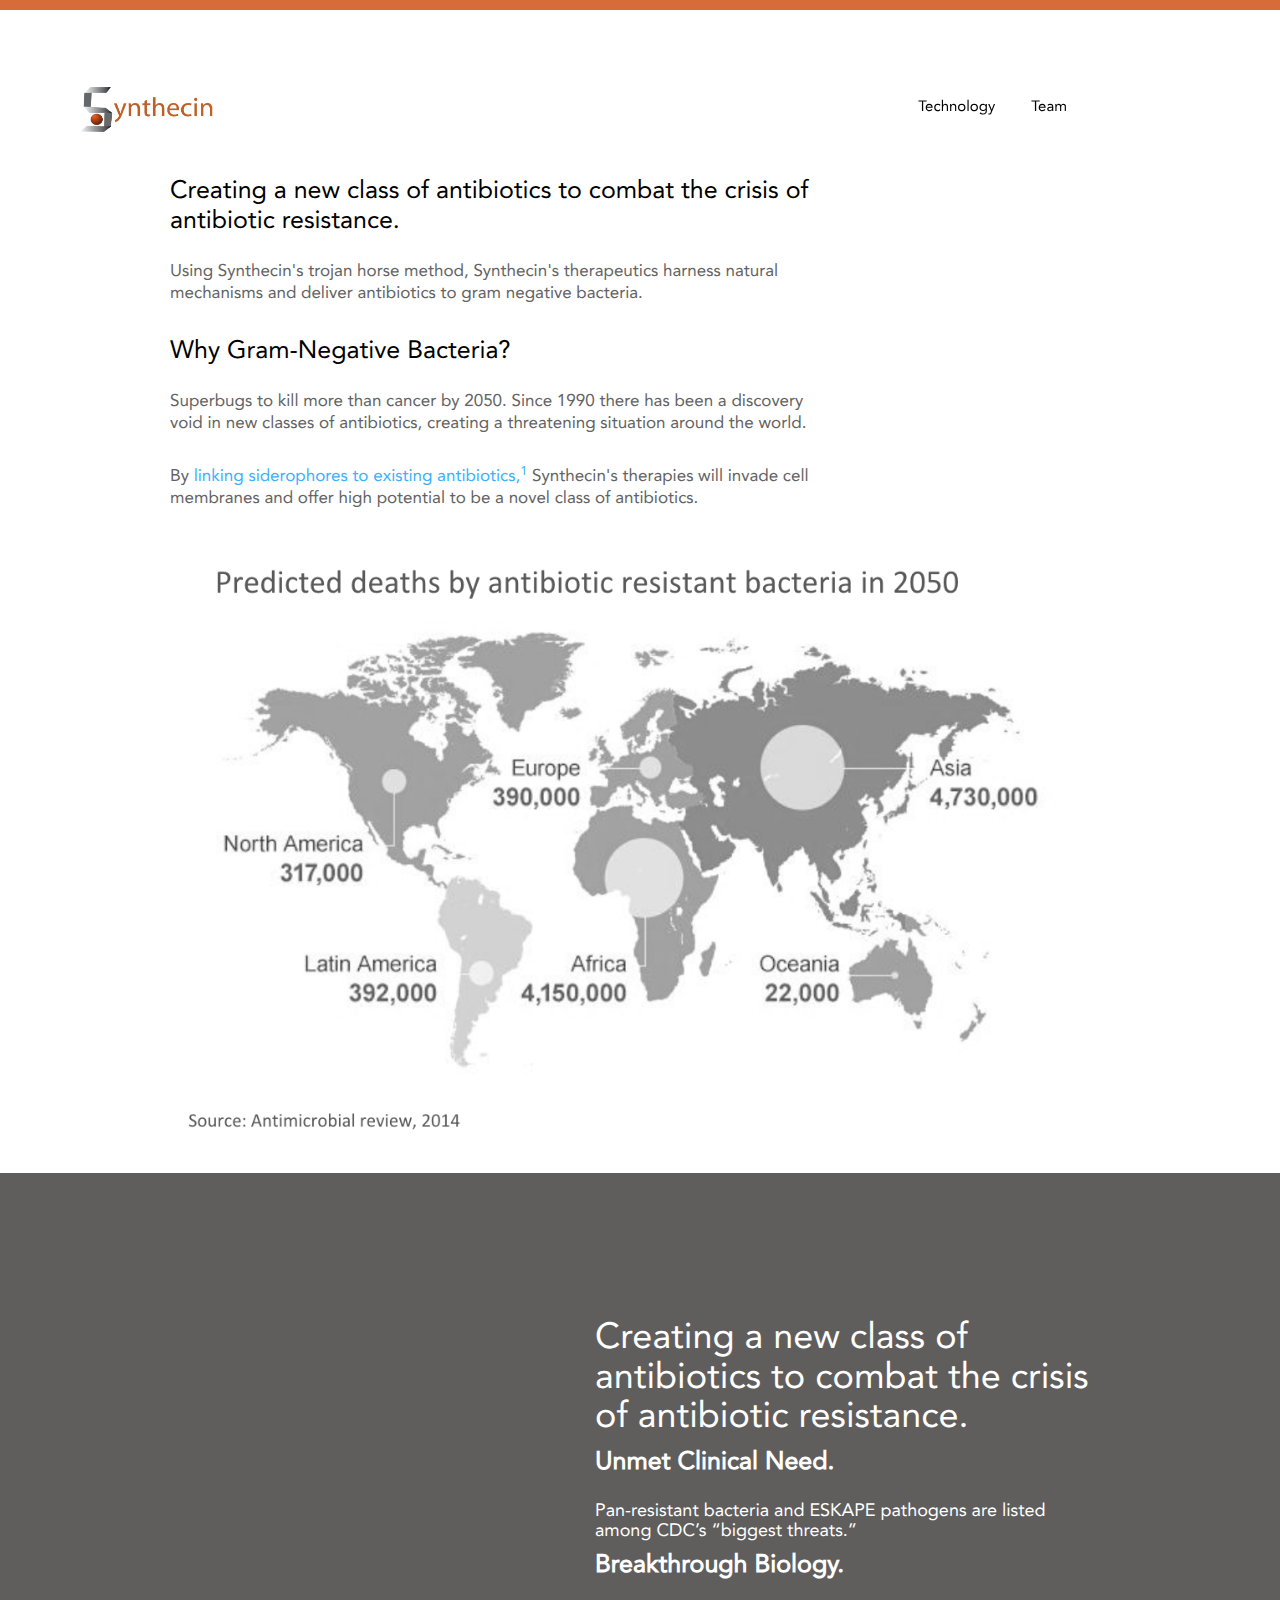
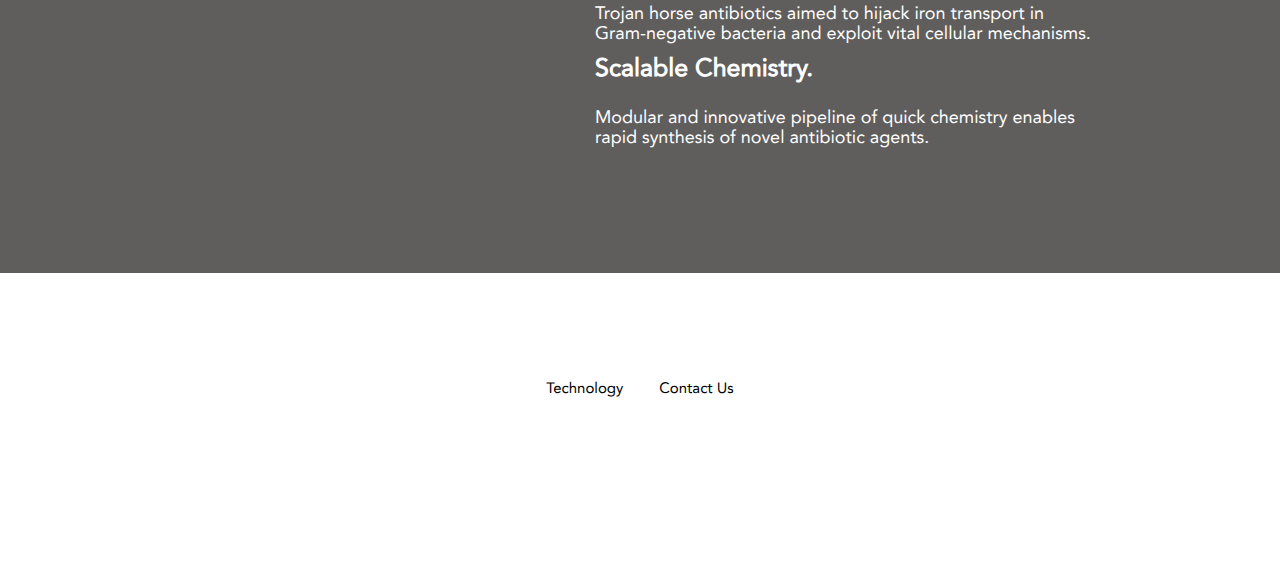
<file: index.html>
<!doctype html>
<html lang="en">
<head>

    <!--[if IE]>
    <meta http-equiv="X-UA-Compatible" content="IE=edge">
    <![endif]-->
    
    <meta charset="utf-8">
    <meta name="viewport" content="initial-scale=1, maximum-scale=1, minimum-scale=1, width=device-width">
    <meta name="apple-mobile-web-app-capable" content="yes">
    <meta name="format-detection" content="telephone=no">
    <meta name="apple-touch-fullscreen" content="yes">
    
    <title>Synthecin</title>
    
    <meta name="description" content="Ironing out a way to fight superbugs.">
    <meta name="keywords" content="antibiotics, Siderophores">
    
    <link rel="shortcut icon" href="images/favicon.ico">

	<link rel="stylesheet" href="css/bootstrap.min.css">
    <link rel="stylesheet" href="css/jquery.fancybox.css">
    <link rel="stylesheet" href="css/style.css">
    
    <!--Start [ Facebook Pixel Code ]-->
    <script>
		!function(f,b,e,v,n,t,s)
		{if(f.fbq)return;n=f.fbq=function(){n.callMethod?
		n.callMethod.apply(n,arguments):n.queue.push(arguments)};
		if(!f._fbq)f._fbq=n;n.push=n;n.loaded=!0;n.version='2.0';
		n.queue=[];t=b.createElement(e);t.async=!0;
		t.src=v;s=b.getElementsByTagName(e)[0];
		s.parentNode.insertBefore(t,s)}(window,document,'script',
		'https://connect.facebook.net/en_US/fbevents.js');
		 fbq('init', '177526572708600'); 
		fbq('track', 'PageView');
    </script>
    <noscript><img height="1" width="1" alt="Facebook Pixel Code" src="https://www.facebook.com/tr?id=177526572708600&ev=PageView&noscript=1"></noscript>
    <!--End   [ Facebook Pixel Code ]-->


    <!--Start [ Google Tracking Code ]-->
    <script>
        (function(i,s,o,g,r,a,m){i['GoogleAnalyticsObject']=r;i[r]=i[r]||function(){
        (i[r].q=i[r].q||[]).push(arguments)},i[r].l=1*new Date();a=s.createElement(o),
        m=s.getElementsByTagName(o)[0];a.async=1;a.src=g;m.parentNode.insertBefore(a,m)
        })(window,document,'script','https://www.google-analytics.com/analytics.js','ga');
        
        ga('create', 'UA-89650652-1', 'auto');
        ga('send', 'pageview');
    </script>
    <!--End   [ Google Tracking Code ]-->



    <!--[if IE]>
    <script src="js/html5.js"></script>
    <![endif]-->

</head>

<body class="home-page">

<h1 class="conceal">Synthecin</h1>
<div style="background-color:#d66d39; height: 10px;"></div>


<!--Start [ header ]-->
<div class="header">
    <div class="navbar">
        <div class="container-fluid sc">
        
            <div class="navbar-header">
                <button type="button" class="navbar-toggle collapsed" data-toggle="collapse" data-target="#navbar">
                    <span class="sr-only">Toggle navigation</span>
                    <span class="icon-bar"></span>
                    <span class="icon-bar"></span>
                    <span class="icon-bar"></span>
                </button>
                <a class="navbar-brand" href="/">
                    <img src="Synthecin1.png" style="height: 45px">

                    </img>
                </a>
            </div>
        
            <div class="collapse navbar-collapse" id="navbar" >
                <ul class="nav navbar-nav">
                    <li><a href="technology.html" style="color: black">Technology</a></li>
                    <li><a href="team.html" style="color: black">Team</a></li>
                </ul>
            </div>
        
        </div>
    </div>
</div>
<!--End   [ header ]-->





<!--Start [ layout ]-->
<div class="layout">
	
    
    <!--Start [ home-intro ]-->
    <div class="home-intro">
    

        
    </div>
    <!--End   [ home-intro ]--> 
    
    
    <!--Start [ track-infection ]--> 
    <div class="track-infection">
    	<div class="container-fluid sc">
        	<div class="row">
            	<div class="col-xs-12">
                	<div class="track-infection-content-left">
                    <br>
                    <br>
                    <br>
                    <br>

                    	<h2>Creating a new class of antibiotics to combat the crisis of antibiotic resistance.</h2>
                        <p>Using Synthecin's trojan horse method, Synthecin's therapeutics harness natural mechanisms and deliver antibiotics to gram negative bacteria.</p>
                        <h2>Why Gram-Negative Bacteria?</h2>
                        <p>Superbugs to kill more than cancer by 2050. Since 1990 there has been a discovery void in new classes of antibiotics, creating a threatening situation around the world.</p>
                        <p>By <a href="technology.html">linking siderophores to existing antibiotics,<sup>1</sup></a> Synthecin's therapies will invade cell membranes and offer high potential to be a novel class of antibiotics.</p>
                       
                         <img src="images/superbugs.png" class="lazyload" alt="superbugs" style="width:900px;height:600px;">


                        <!-- <p>The WBC (White Blood Cell count) is a powerful clinical marker used to identify infection, monitor inflammation, and screen for Leukemia.</p> -->
                        <!-- <p>Athelas is a low-cost device that generates this count from a drop of blood within your home. Our computer vision algorithms analyze blood morphologies, determining the presence and concentrations of cells.</p> -->
                        <!-- <p>The device has been <a href="/data">clinically validated<sup>1</sup></a> and uses components under <a href="/fda">FDA Class 1 pre-clearance.<sup>2</sup></a></p> -->
                        <!-- <p>Use it to monitor your chemotherapy, track an infection/inflammation, and determine immune strength during immunosuppressing cancer treatments in seconds.</p> -->
                        
                        <!-- <div class="track-infection-media-group clearfix up-down-animating"> -->
                        	<!-- <a href="http://jamanetwork.com/journals/jama/article-abstract/400931"> -->
                            	<!-- <span class="track-infection-media-ahabig"> -->
                                    <!-- <span class="lazyload-image-loader bg-keep-img black contain"> -->
                                        <!-- <img src="images/blank.gif" class="lazyload" alt="ahabig" data-original="images/ahabig.png"> -->
                                        <!-- <span class="lazyload" data-original="images/ahabig.png"></span> -->
                                    <!-- </span> -->
                                <!-- </span> -->
                            <!-- </a> -->
                            
                        	<!-- <a href="http://www.aafp.org/afp/2000/1101/p2053.html"> -->
                            	<!-- <span class="track-infection-media-physicianbig"> -->
                                    <!-- <span class="lazyload-image-loader bg-keep-img black contain"> -->
                                        <!-- <img src="images/blank.gif" class="lazyload" alt="physicianbig" data-original="images/physicianbig.png"> -->
                                        <!-- <span class="lazyload" data-original="images/physicianbig.png"></span> -->
                                    <!-- </span> -->
                                <!-- </span> -->
                            <!-- </a> -->
                            
                        	<!-- <a href="http://www.bloodjournal.org/content/99/10/3517.short"> -->
                            	<!-- <span class="track-infection-media-bloodbig"> -->
                                    <!-- <span class="lazyload-image-loader bg-keep-img black contain"> -->
                                        <!-- <img src="images/blank.gif" class="lazyload" alt="bloodbig" data-original="images/bloodbig.png"> -->
                                        <!-- <span class="lazyload" data-original="images/bloodbig.png"></span> -->
                                    <!-- </span> -->
                                <!-- </span> -->
                            <!-- </a> -->
                            
                        	<!-- <a href="http://www.breastcancer.org/treatment/side_effects/low_white_blood_cell"> -->
                            	<!-- <span class="track-infection-media-chemobig"> -->
                                    <!-- <span class="lazyload-image-loader bg-keep-img black contain"> -->
                                        <!-- <img src="images/blank.gif" class="lazyload" alt="chemobig" data-original="images/chemobig.png"> -->
                                        <!-- <span class="lazyload" data-original="images/chemobig.png"></span> -->
                                    <!-- </span> -->
                                <!-- </span> -->
                            <!-- </a>	 -->
                        <!-- </div> -->
                    <!-- </div> -->
                    
                    <!-- <div class="track-infection-whitedevice"> -->
                        <!-- <span class="track-infection-media"> -->
                            <!-- <span class="lazyload-image-loader bg-keep-img black contain"> -->
                                <!-- <img src="images/blank.gif" class="lazyload" alt="whitedevice" data-original="images/whitedevice.png"> -->
                                <!-- <span class="lazyload" data-original="images/whitedevice.png"></span> -->
                            <!-- </span> -->
                        <!-- </span> -->
                    <!-- </div> -->
                    
                </div>
            </div>
        </div>
    </div>
    <!--End   [ track-infection ]-->
    
    
    <!--Start [ process ]-->
    <div class="process">
    
    	<!-- <div class="coverflow"> -->
            <!-- <span class="lazyload-image-loader bg-keep-img black"> -->
                <!-- <img src="images/blank.gif" class="lazyload" alt="coverflow" data-original="images/coverflow.png"> -->
                <!-- <span class="lazyload" data-original="images/coverflow.png"></span> -->
            <!-- </span> -->
        <!-- </div> -->
    
    	<!-- <div class="container-fluid sc">
        	<div class="row">
            	<div class="col-xs-12">
					<div class="process-content">
                    	<h2>Take a drop, place it on a test strip. 2 minutes later, blood test results on a phone. A modern day thermometer for immune health.</h2>
                        <p>A weekly check-in, a monthly screen - all possible within the comfort of a home. Use Athelas to monitor your White Blood Cell count and flag when it's <strong>out of range</strong>. It's a clinical-grade report - one that's been used for decades - now in the palm of your hands.</p>
                        <p>Athelas is rapid and portable like a modern-day thermometer. But it's capable of giving deep insights about your immune system - the White Blood Cell count is powerful enough to monitor chronic illness and broad enough to flag inflammation and general infection.</p>
                    </div>
                </div>
            </div>
        </div> -->
        
        <!-- <div class="process-content-media-wrapper">
            <div class="process-content-media">
                <span class="lazyload-image-loader bg-keep-img black">
                    <img src="images/blank.gif" class="lazyload" alt="temp" data-original="images/temp.png">
                    <span class="lazyload" data-original="images/temp.png"></span>
                </span>
            </div>
        </div> -->
        
    </div>
    <!--End   [ process ]-->
    
    
    <!-- Start [ treatable-diseases ] -->
    <div class="treatable-diseases">
        	<div class="row">   
                    <!-- <img class="animated fadeInUp" src="images/main.png"/ heigh="200"> -->
					<div class="treatable-diseases-content">
                    	<h1>Creating a new class of antibiotics to combat the crisis of antibiotic resistance.</h1>
                        <h2><strong>Unmet Clinical Need.</h2>
                        <h4>Pan-resistant bacteria and ESKAPE pathogens are listed among CDC’s “biggest threats.”</h4>
                        <h2><strong>Breakthrough Biology.</h2>
                        <h4>Trojan horse antibiotics aimed to hijack iron transport in Gram-negative bacteria and exploit vital cellular mechanisms.</h4>
                        <h2><strong>Scalable Chemistry.</h2>
                        <h4>Modular and innovative pipeline of quick chemistry enables rapid synthesis of novel antibiotic agents.</h4>
                    </div>
            </div>
        </div>
       <!--  <span class="lazyload-image-loader bg-keep-img black">
            <img src="images/blank.gif" class="lazyload" alt="devicehome" data-original="images/devicehome.png">
            <span class="lazyload" data-original="images/devicehome.png"></span>
        </span> -->
    <!-- End   [ treatable-diseases ] -->
</div>
<!--End   [ layout ]-->





<!--Start [ footer ]-->
<div class="footer hidden-xs">
    <div class="container-fluid sc">
        <div class="row">
            <div class="col-xs-12">
                <ul>
                    <li><a href="technology.html">Technology</a></li>
                    <li><a href="team.html">Contact Us</a></li>
                    <!-- <li><span><a href="/order" class="button blue small">$250 Order</a></span></li> -->
                </ul>
            </div>
        </div>
    </div>
</div>
<!--End   [ footer ]-->





<script>
var h = typeof(window.innerHeight) !== "undefined" ? window.innerHeight : document.documentElement.offsetHeight,
fsJSEle = document.getElementsByClassName("fs");

if(fsJSEle) {
	for(var iJS = 0; iJS < fsJSEle.length; iJS++) {
		fsJSEle[iJS].style.height = h + "px";
	}
}
</script> 

<script src="js/jquery-2.1.4.min.js"></script>
<script src="js/bootstrap.min.js"></script>
<script src="js/jquery.lazyload.min.js"></script>
<script src="js/jquery.vide.min.js"></script>
<script src="js/jquery.easing-1.3.pack.js"></script>
<script src="js/jquery.mousewheel-3.0.6.pack.js"></script>
<script src="js/jquery.fancybox.js"></script>
<script src="js/script.js"></script>


<!--[if lte IE 9]><script src="js/placeholder.js"></script><script>Placeholder.init();</script><![endif]-->
<!--[if lt IE 9]><script src="js/respond.js"></script><![endif]-->
</body>
</html>
</file>
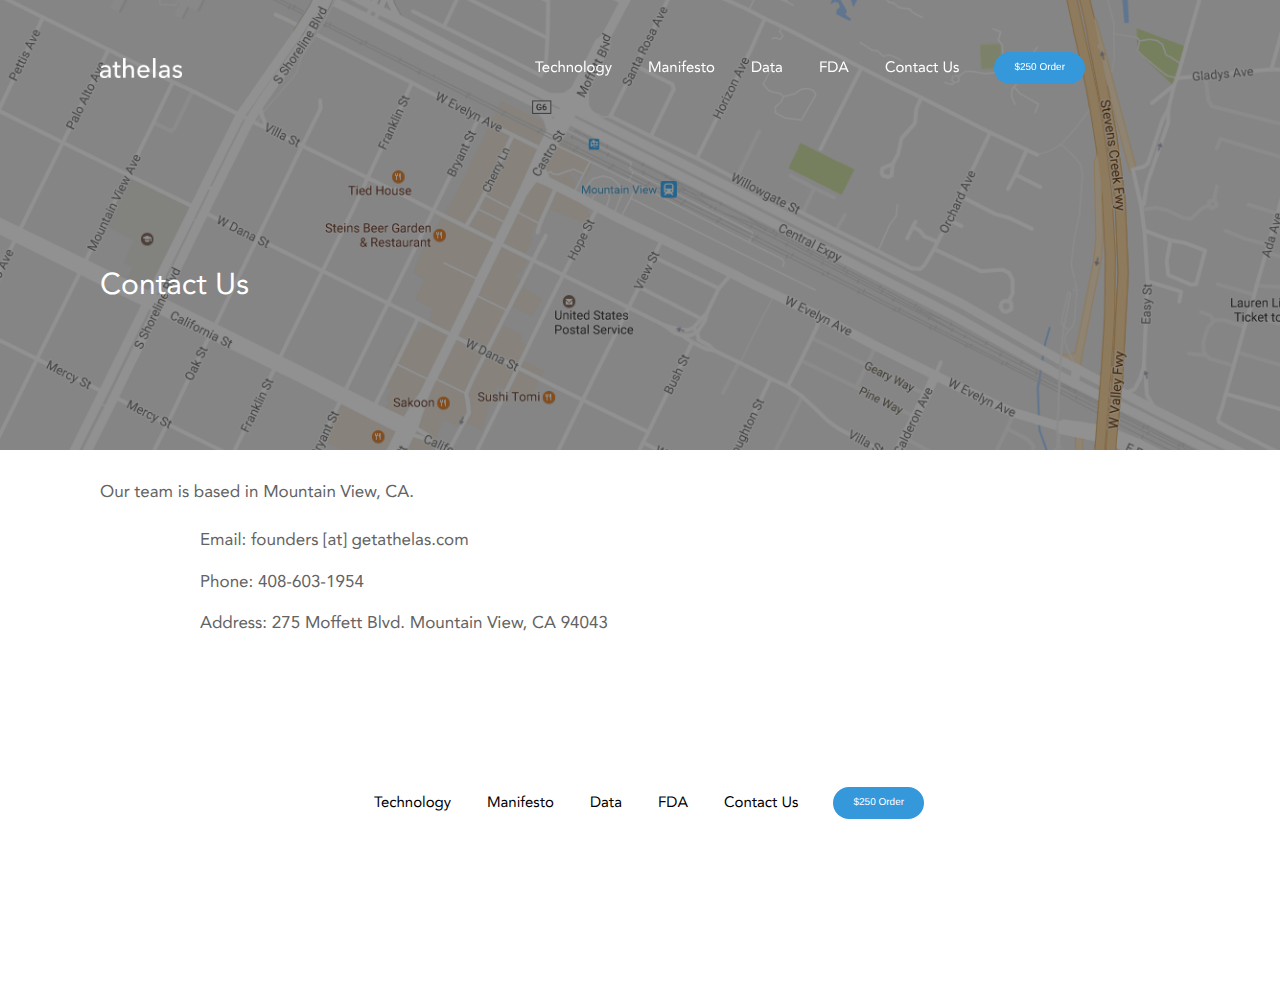
<file: contact/index.html>
<!doctype html>
<html lang="en">
<head>

    <!--[if IE]>
    <meta http-equiv="X-UA-Compatible" content="IE=edge">
    <![endif]-->
    
    <meta charset="utf-8">
    <meta name="viewport" content="initial-scale=1, maximum-scale=1, minimum-scale=1, width=device-width">
    <meta name="apple-mobile-web-app-capable" content="yes">
    <meta name="format-detection" content="telephone=no">
    <meta name="apple-touch-fullscreen" content="yes">
    
    <title>Athelas</title>
    
    <meta name="description" content="In-home blood diagnostic">
    <meta name="keywords" content="diagnostic, blood, in-home">
    
    <link rel="shortcut icon" href="../images/favicon.ico">

	<link rel="stylesheet" href="../css/bootstrap.min.css">
    <link rel="stylesheet" href="../css/jquery.fancybox.css">
    <link rel="stylesheet" href="../css/style.css">
    
    <!--Start [ Facebook Pixel Code ]-->
    <script>
		!function(f,b,e,v,n,t,s)
		{if(f.fbq)return;n=f.fbq=function(){n.callMethod?
		n.callMethod.apply(n,arguments):n.queue.push(arguments)};
		if(!f._fbq)f._fbq=n;n.push=n;n.loaded=!0;n.version='2.0';
		n.queue=[];t=b.createElement(e);t.async=!0;
		t.src=v;s=b.getElementsByTagName(e)[0];
		s.parentNode.insertBefore(t,s)}(window,document,'script',
		'https://connect.facebook.net/en_US/fbevents.js');
		 fbq('init', '177526572708600'); 
		fbq('track', 'PageView');
    </script>
    <noscript><img height="1" width="1" alt="Facebook Pixel Code" src="https://www.facebook.com/tr?id=177526572708600&ev=PageView&noscript=1"></noscript>
    <!--End   [ Facebook Pixel Code ]-->


    <!--Start [ Google Tracking Code ]-->
    <script>
        (function(i,s,o,g,r,a,m){i['GoogleAnalyticsObject']=r;i[r]=i[r]||function(){
        (i[r].q=i[r].q||[]).push(arguments)},i[r].l=1*new Date();a=s.createElement(o),
        m=s.getElementsByTagName(o)[0];a.async=1;a.src=g;m.parentNode.insertBefore(a,m)
        })(window,document,'script','https://www.google-analytics.com/analytics.js','ga');
        
        ga('create', 'UA-89650652-1', 'auto');
        ga('send', 'pageview');
    </script>
    <!--End   [ Google Tracking Code ]-->



    <!--[if IE]>
    <script src="js/html5.js"></script>
    <![endif]-->

</head>

<body class="page-contact">

<h1 class="conceal">Athelas</h1>



<!--Start [ header ]-->
<div class="header">
    <div class="navbar">
        <div class="container-fluid sc">
        
            <div class="navbar-header">
                <button type="button" class="navbar-toggle collapsed" data-toggle="collapse" data-target="#navbar">
                    <span class="sr-only">Toggle navigation</span>
                    <span class="icon-bar"></span>
                    <span class="icon-bar"></span>
                    <span class="icon-bar"></span>
                </button>
                <a class="navbar-brand" href="/"><img src="../images/athelas-logo-new-white.png" style="height:20px;margin-left:20px;margin-top:10px"/></a>
            </div>
        
            <div class="collapse navbar-collapse" id="navbar">
                <ul class="nav navbar-nav">
                    <li><a href="/technology">Technology</a></li>
                    <li><a href="/manifesto">Manifesto</a></li>
                    <li><a href="/data">Data</a></li>
                    <li><a href="/fda">FDA</a></li>
                    <li><a href="/contact">Contact Us</a></li>
                    <li><span><a href="/order" class="button blue small">$250 Order</a></span></li>
                </ul>
            </div>
        
        </div>
    </div>
</div>
<!--End   [ header ]-->





<!--Start [ layout ]-->
<div class="layout">
	
    
    <!--Start [ banner ]-->
    <div class="banner">
    
    	<div class="container-fluid sc">
        	<div class="row">
            	<div class="col-xs-12">
                	<div class="banner-content">
                    	<h2>Contact Us</h2>
                    </div>
                </div>
            </div>
        </div>
        
        <span class="lazyload-image-loader bg-keep-img">
            <span class="lazyload" data-original="../images/contactback.png"></span>
        </span>
    </div>
    <!--End   [ banner ]--> 
    
    
    <!--Start [ content ]-->
    <div class="content">
    	<div class="container-fluid sc">
        	<div class="row">
            	<div class="col-xs-12">
                	<div class="content-inner">
                        <p>Our team is based in Mountain View, CA.</p>
                        <div class="address">
                            <p>Email: founders [at] getathelas.com</p>
                            <p>Phone: 408-603-1954</p>
                            <p>Address: 275 Moffett Blvd. Mountain View, CA 94043</p>
                        </div>
                    </div>
                </div>
            </div>
        </div>
    </div>
    <!--End   [ content ]-->
   

</div>
<!--End   [ layout ]-->





<!--Start [ footer ]-->
<div class="footer hidden-xs">
    <div class="container-fluid sc">
        <div class="row">
            <div class="col-xs-12">
                <ul>
                    <li><a href="/technology">Technology</a></li>
                    <li><a href="/manifesto">Manifesto</a></li>
                    <li><a href="/data">Data</a></li>
                    <li><a href="/fda">FDA</a></li>
                    <li><a href="/contact">Contact Us</a></li>
                    <li><span><a href="/order" class="button blue small">$250 Order</a></span></li>
                </ul>
            </div>
        </div>
    </div>
</div>
<!--End   [ footer ]-->





<script>
var h = typeof(window.innerHeight) !== "undefined" ? window.innerHeight : document.documentElement.offsetHeight,
fsJSEle = document.getElementsByClassName("fs");

if(fsJSEle) {
	for(var iJS = 0; iJS < fsJSEle.length; iJS++) {
		fsJSEle[iJS].style.height = h + "px";
	}
}
</script> 

<script src="../js/jquery-2.1.4.min.js"></script>
<script src="../js/bootstrap.min.js"></script>
<script src="../js/jquery.lazyload.min.js"></script>
<script src="../js/jquery.vide.min.js"></script>
<script src="../js/jquery.easing-1.3.pack.js"></script>
<script src="../js/jquery.mousewheel-3.0.6.pack.js"></script>
<script src="../js/jquery.fancybox.js"></script>
<script src="../js/script.js"></script>


<!--[if lte IE 9]><script src="../js/placeholder.js"></script><script>Placeholder.init();</script><![endif]-->
<!--[if lt IE 9]><script src="../js/respond.js"></script><![endif]-->
</body>
</html>
</file>
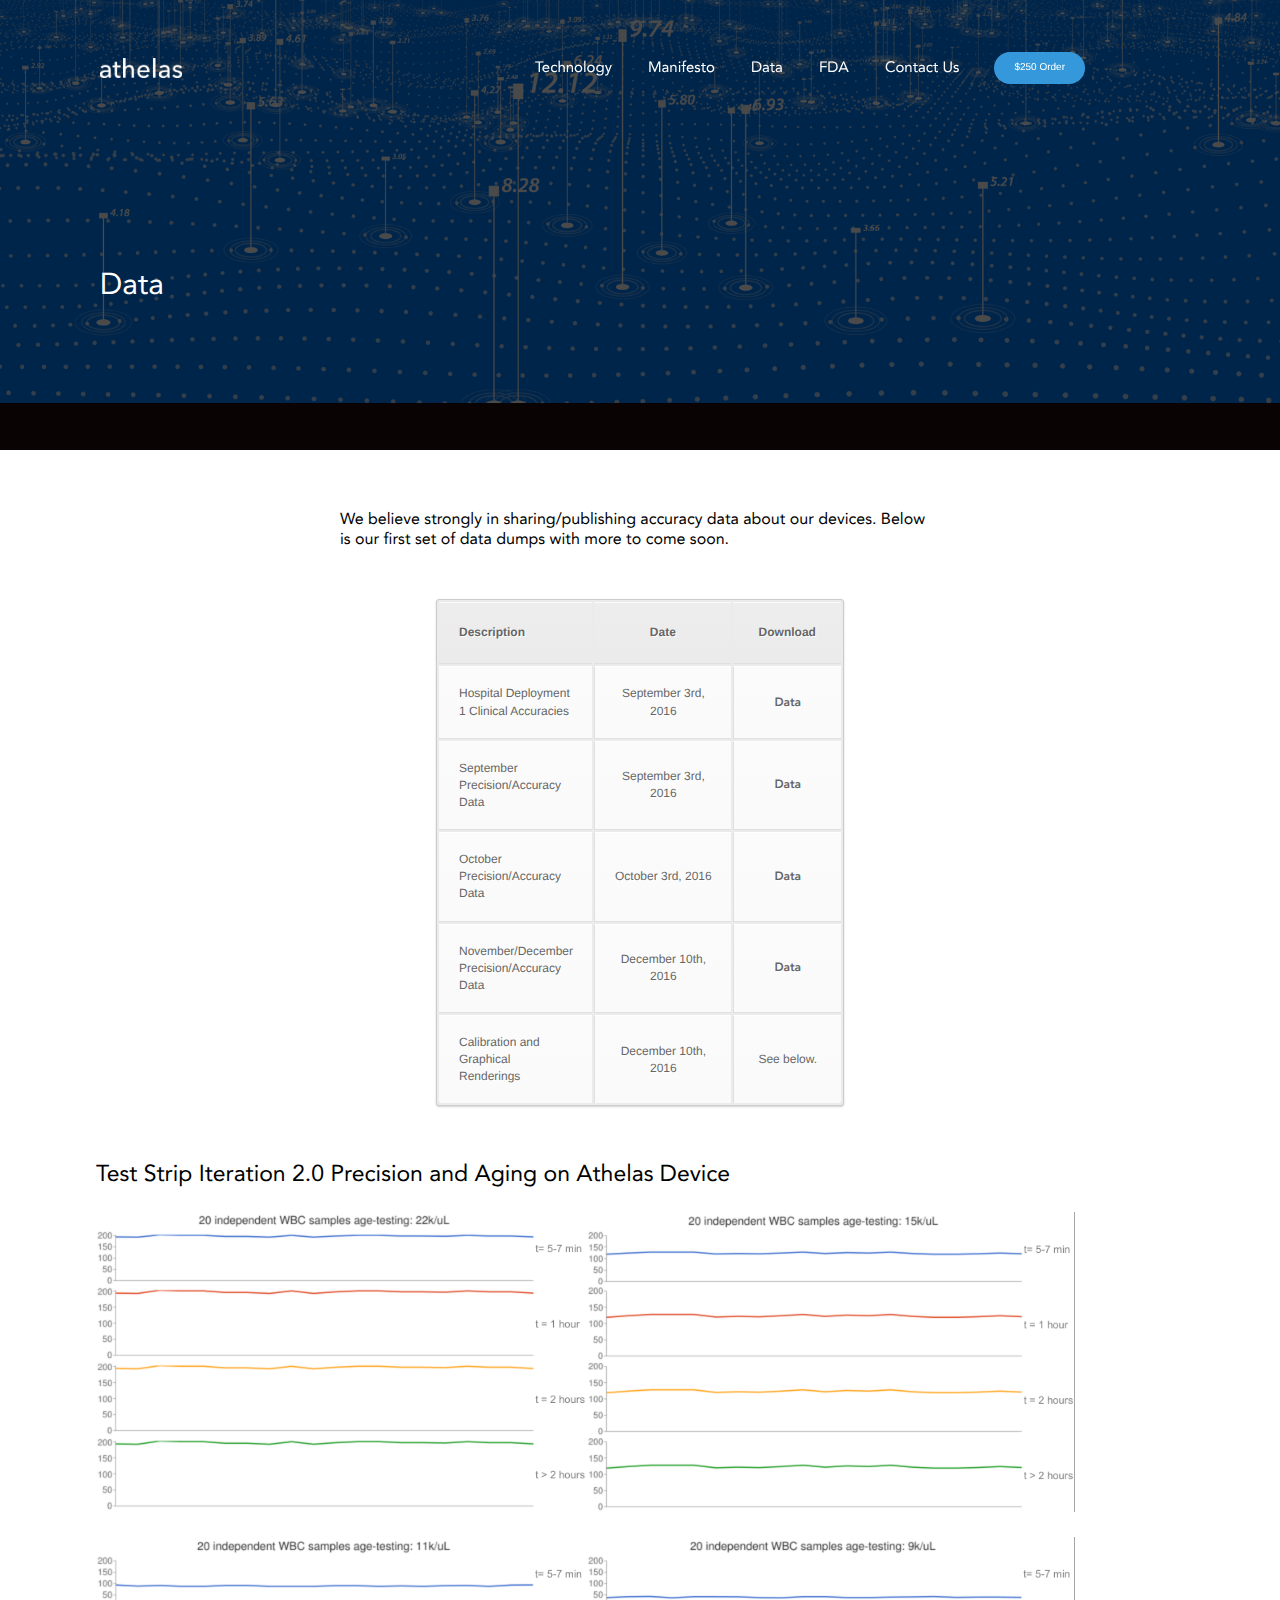
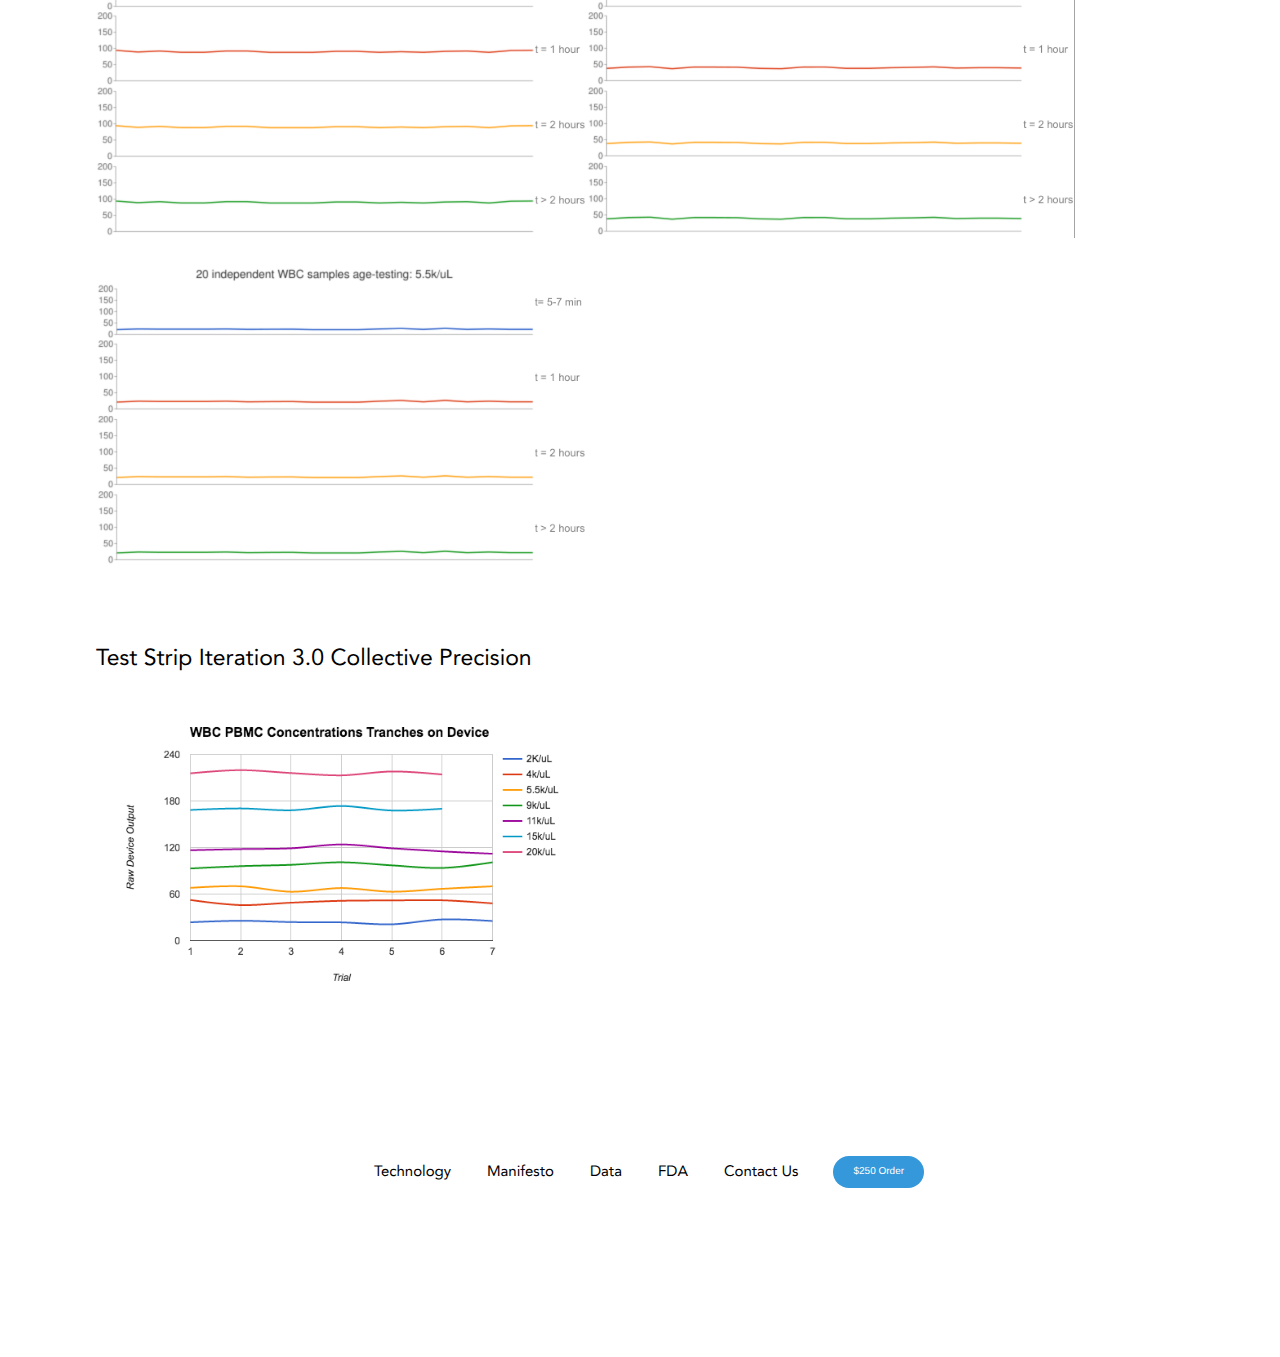
<file: data/index.html>
<!doctype html>
<html lang="en">
<head>

    <!--[if IE]>
    <meta http-equiv="X-UA-Compatible" content="IE=edge">
    <![endif]-->
    
    <meta charset="utf-8">
    <meta name="viewport" content="initial-scale=1, maximum-scale=1, minimum-scale=1, width=device-width">
    <meta name="apple-mobile-web-app-capable" content="yes">
    <meta name="format-detection" content="telephone=no">
    <meta name="apple-touch-fullscreen" content="yes">
    
    <title>Athelas</title>
    
    <meta name="description" content="In-home blood diagnostic">
    <meta name="keywords" content="diagnostic, blood, in-home">
    
    <link rel="shortcut icon" href="../images/favicon.ico">

	<link rel="stylesheet" href="../css/bootstrap.min.css">
    <link rel="stylesheet" href="../css/jquery.fancybox.css">
    <link rel="stylesheet" href="../css/style.css">
    
    <!--Start [ Facebook Pixel Code ]-->
    <script>
		!function(f,b,e,v,n,t,s)
		{if(f.fbq)return;n=f.fbq=function(){n.callMethod?
		n.callMethod.apply(n,arguments):n.queue.push(arguments)};
		if(!f._fbq)f._fbq=n;n.push=n;n.loaded=!0;n.version='2.0';
		n.queue=[];t=b.createElement(e);t.async=!0;
		t.src=v;s=b.getElementsByTagName(e)[0];
		s.parentNode.insertBefore(t,s)}(window,document,'script',
		'https://connect.facebook.net/en_US/fbevents.js');
		 fbq('init', '177526572708600'); 
		fbq('track', 'PageView');
    </script>
    <noscript><img height="1" width="1" alt="Facebook Pixel Code" src="https://www.facebook.com/tr?id=177526572708600&ev=PageView&noscript=1"></noscript>
    <!--End   [ Facebook Pixel Code ]-->


    <!--Start [ Google Tracking Code ]-->
    <script>
        (function(i,s,o,g,r,a,m){i['GoogleAnalyticsObject']=r;i[r]=i[r]||function(){
        (i[r].q=i[r].q||[]).push(arguments)},i[r].l=1*new Date();a=s.createElement(o),
        m=s.getElementsByTagName(o)[0];a.async=1;a.src=g;m.parentNode.insertBefore(a,m)
        })(window,document,'script','https://www.google-analytics.com/analytics.js','ga');
        
        ga('create', 'UA-89650652-1', 'auto');
        ga('send', 'pageview');
    </script>
    <!--End   [ Google Tracking Code ]-->



    <!--[if IE]>
    <script src="js/html5.js"></script>
    <![endif]-->

</head>

<body class="page-data">

<h1 class="conceal">Athelas</h1>



<!--Start [ header ]-->
<div class="header">
    <div class="navbar">
        <div class="container-fluid sc">
        
            <div class="navbar-header">
                <button type="button" class="navbar-toggle collapsed" data-toggle="collapse" data-target="#navbar">
                    <span class="sr-only">Toggle navigation</span>
                    <span class="icon-bar"></span>
                    <span class="icon-bar"></span>
                    <span class="icon-bar"></span>
                </button>
                <a class="navbar-brand" href="/"><img src="../images/athelas-logo-new-white.png" style="height:20px;margin-left:20px;margin-top:10px"/></a>
            </div>
        
            <div class="collapse navbar-collapse" id="navbar">
                <ul class="nav navbar-nav">
                    <li><a href="/technology">Technology</a></li>
                    <li><a href="/manifesto">Manifesto</a></li>
                    <li><a href="/data">Data</a></li>
                    <li><a href="/fda">FDA</a></li>
                    <li><a href="/contact">Contact Us</a></li>
                    <li><span><a href="/order" class="button blue small">$250 Order</a></span></li>
                </ul>
            </div>
        
        </div>
    </div>
</div>
<!--End   [ header ]-->





<!--Start [ layout ]-->
<div class="layout">
	
    
    <!--Start [ banner ]-->
    <div class="banner">
    
    	<div class="container-fluid sc">
        	<div class="row">
            	<div class="col-xs-12">
                	<div class="banner-content">
                    	<h2>Data</h2>
                    </div>
                </div>
            </div>
        </div>
        
        <span class="lazyload-image-loader bg-keep-img">
            <span class="lazyload" data-original="../images/databack.png"></span>
        </span>
    </div>
    <!--End   [ banner ]--> 
    
    
    <!--Start [ content ]-->
    <div class="content">
    	<div class="container-fluid sc">
        	<div class="row">
            	<div class="col-xs-12">
                	<div class="content-inner">
                    
                    	<div class="data-table-wrapper">
                        	<p>We believe strongly in sharing/publishing accuracy data about our devices. Below is our first set of data dumps with more to come soon.</p>
                            <table id="hor-minimalist-b">
                                <tr>
                                    <th>Description</th>
                                    <th>Date</th>
                                    <th>Download</th>
                                </tr>
                                <tr>
                                    <td>Hospital Deployment 1 Clinical Accuracies</td>
                                    <td>September 3rd, 2016</td>
                                    <td><a href="athelas_data_1.pdf">Data</a></td>
                                </tr>
                                <tr>
                                    <td>September Precision/Accuracy Data</td>
                                    <td>September 3rd, 2016</td>
                                    <td><a href="athelas_data_2.pdf">Data</a></td>
                                </tr>
                                <tr>
                                    <td>October Precision/Accuracy Data</td>
                                    <td>October 3rd, 2016</td>
                                    <td><a href="athelas_data_3.pdf">Data</a></td>
                                </tr>
                                <tr>
                                    <td>November/December Precision/Accuracy Data</td>
                                    <td>December 10th, 2016</td>
                                    <td><a href="athelas_data_4.pdf">Data</a></td>
                                </tr>
                                <tr>
                                    <td>Calibration and Graphical Renderings</td>
                                    <td>December 10th, 2016</td>
                                    <td>See below.</td>
                                </tr>
                            </table>
                       </div> 
                        
                        <div class="data-row">
                            <h3>Test Strip Iteration 2.0 Precision and Aging on Athelas Device</h3>
                            <div class="clearfix">
                                <img src="../images/1_data_graph.png" alt="data graph 1" width="1220" height="748">
                                <img src="../images/2_data_graph.png" alt="data graph 2" width="1222" height="748">
                            </div>
                            <div class="clearfix">
                                <img src="../images/3_data_graph.png" alt="data graph 3" width="1210" height="748">
                                <img src="../images/4_data_graph.png" alt="data graph 4" width="1212" height="744">
                            </div>
                            <div class="clearfix">
                                <img src="../images/5_data_graph.png" alt="data graph 5" width="1206" height="740">
                            </div>
                        </div>
                        <div class="data-row">
                            <h3>Test Strip Iteration 3.0 Collective Precision</h3>
                            <div class="clearfix">
                                <img src="../images/singlestruct.png" alt="singlestruct" width="600" height="371">
                            </div>
                        </div>

                    </div>
                </div>
            </div>
        </div>
    </div>
    <!--End   [ content ]-->
   

</div>
<!--End   [ layout ]-->





<!--Start [ footer ]-->
<div class="footer hidden-xs">
    <div class="container-fluid sc">
        <div class="row">
            <div class="col-xs-12">
                <ul>
                    <li><a href="/technology">Technology</a></li>
                    <li><a href="/manifesto">Manifesto</a></li>
                    <li><a href="/data">Data</a></li>
                    <li><a href="/fda">FDA</a></li>
                    <li><a href="/contact">Contact Us</a></li>
                    <li><span><a href="/order" class="button blue small">$250 Order</a></span></li>
                </ul>
            </div>
        </div>
    </div>
</div>
<!--End   [ footer ]-->





<script>
var h = typeof(window.innerHeight) !== "undefined" ? window.innerHeight : document.documentElement.offsetHeight,
fsJSEle = document.getElementsByClassName("fs");

if(fsJSEle) {
	for(var iJS = 0; iJS < fsJSEle.length; iJS++) {
		fsJSEle[iJS].style.height = h + "px";
	}
}
</script> 

<script src="../js/jquery-2.1.4.min.js"></script>
<script src="../js/bootstrap.min.js"></script>
<script src="../js/jquery.lazyload.min.js"></script>
<script src="../js/jquery.vide.min.js"></script>
<script src="../js/jquery.easing-1.3.pack.js"></script>
<script src="../js/jquery.mousewheel-3.0.6.pack.js"></script>
<script src="../js/jquery.fancybox.js"></script>
<script src="../js/script.js"></script>


<!--[if lte IE 9]><script src="../js/placeholder.js"></script><script>Placeholder.init();</script><![endif]-->
<!--[if lt IE 9]><script src="../js/respond.js"></script><![endif]-->
</body>
</html>
</file>
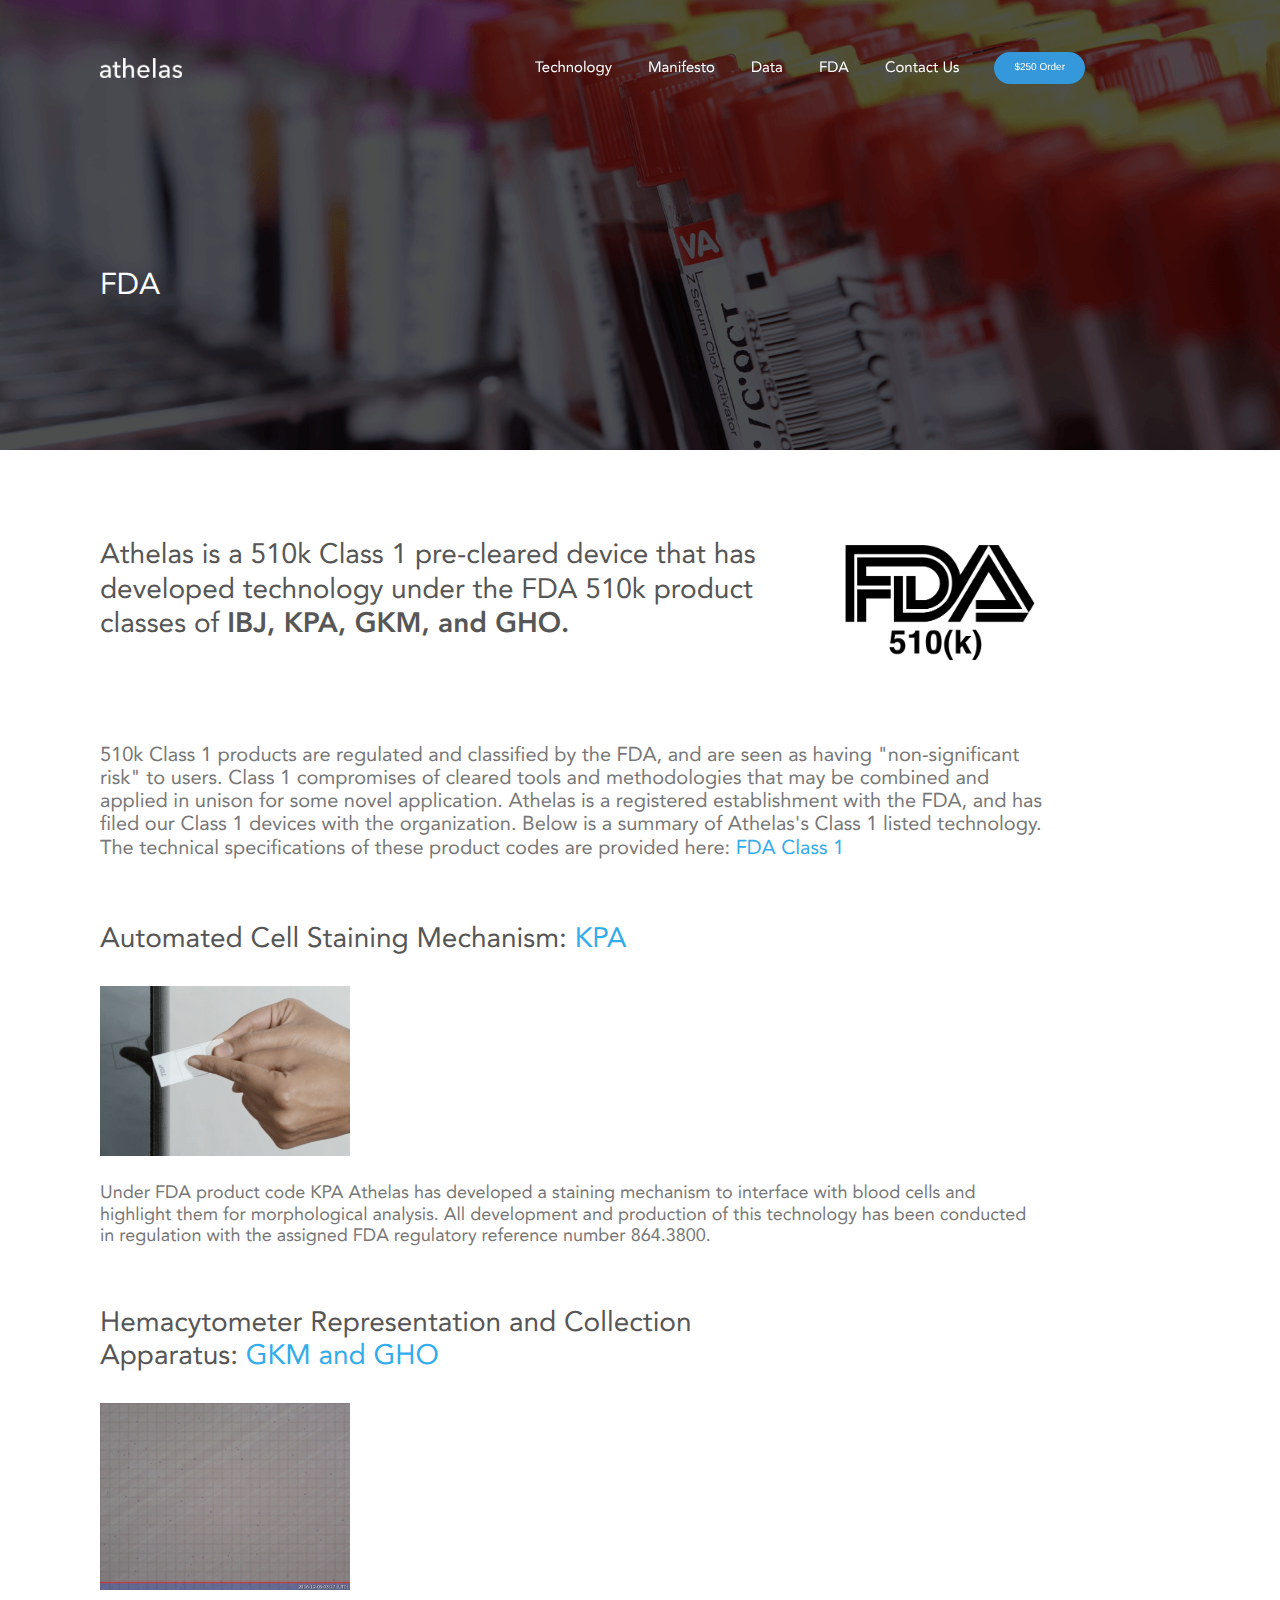
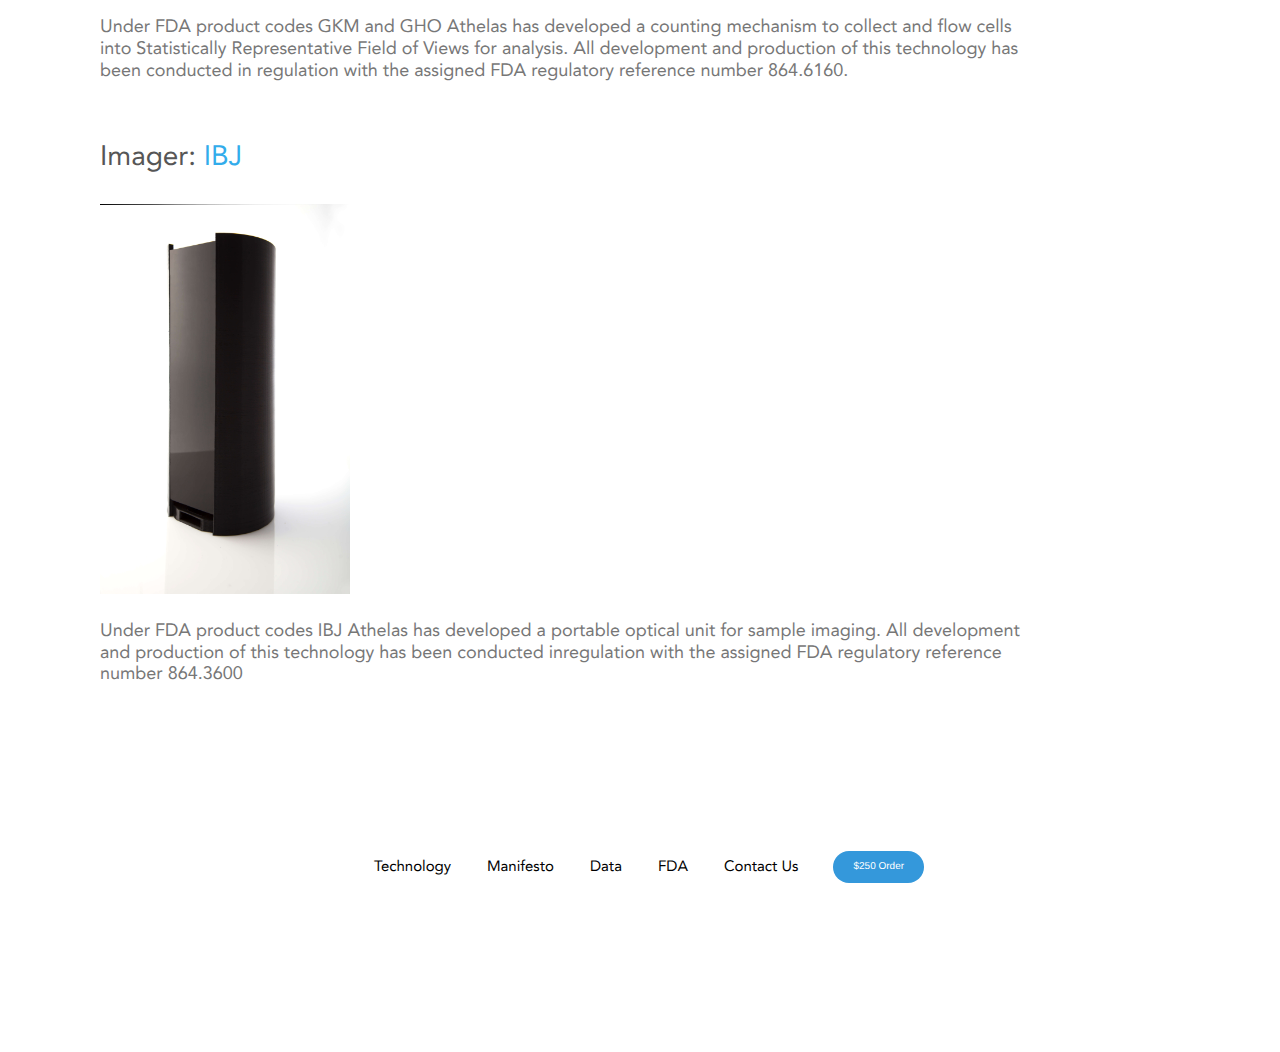
<file: fda/index.html>
<!doctype html>
<html lang="en">
<head>

    <!--[if IE]>
    <meta http-equiv="X-UA-Compatible" content="IE=edge">
    <![endif]-->
    
    <meta charset="utf-8">
    <meta name="viewport" content="initial-scale=1, maximum-scale=1, minimum-scale=1, width=device-width">
    <meta name="apple-mobile-web-app-capable" content="yes">
    <meta name="format-detection" content="telephone=no">
    <meta name="apple-touch-fullscreen" content="yes">
    
    <title>Athelas</title>
    
    <meta name="description" content="In-home blood diagnostic">
    <meta name="keywords" content="diagnostic, blood, in-home">
    
    <link rel="shortcut icon" href="../images/favicon.ico">

	<link rel="stylesheet" href="../css/bootstrap.min.css">
    <link rel="stylesheet" href="../css/jquery.fancybox.css">
    <link rel="stylesheet" href="../css/style.css">
    
    <!--Start [ Facebook Pixel Code ]-->
    <script>
		!function(f,b,e,v,n,t,s)
		{if(f.fbq)return;n=f.fbq=function(){n.callMethod?
		n.callMethod.apply(n,arguments):n.queue.push(arguments)};
		if(!f._fbq)f._fbq=n;n.push=n;n.loaded=!0;n.version='2.0';
		n.queue=[];t=b.createElement(e);t.async=!0;
		t.src=v;s=b.getElementsByTagName(e)[0];
		s.parentNode.insertBefore(t,s)}(window,document,'script',
		'https://connect.facebook.net/en_US/fbevents.js');
		 fbq('init', '177526572708600'); 
		fbq('track', 'PageView');
    </script>
    <noscript><img height="1" width="1" alt="Facebook Pixel Code" src="https://www.facebook.com/tr?id=177526572708600&ev=PageView&noscript=1"></noscript>
    <!--End   [ Facebook Pixel Code ]-->


    <!--Start [ Google Tracking Code ]-->
    <script>
        (function(i,s,o,g,r,a,m){i['GoogleAnalyticsObject']=r;i[r]=i[r]||function(){
        (i[r].q=i[r].q||[]).push(arguments)},i[r].l=1*new Date();a=s.createElement(o),
        m=s.getElementsByTagName(o)[0];a.async=1;a.src=g;m.parentNode.insertBefore(a,m)
        })(window,document,'script','https://www.google-analytics.com/analytics.js','ga');
        
        ga('create', 'UA-89650652-1', 'auto');
        ga('send', 'pageview');
    </script>
    <!--End   [ Google Tracking Code ]-->



    <!--[if IE]>
    <script src="js/html5.js"></script>
    <![endif]-->

</head>

<body class="page-fda">

<h1 class="conceal">Athelas</h1>



<!--Start [ header ]-->
<div class="header">
    <div class="navbar">
        <div class="container-fluid sc">
        
            <div class="navbar-header">
                <button type="button" class="navbar-toggle collapsed" data-toggle="collapse" data-target="#navbar">
                    <span class="sr-only">Toggle navigation</span>
                    <span class="icon-bar"></span>
                    <span class="icon-bar"></span>
                    <span class="icon-bar"></span>
                </button>
                <a class="navbar-brand" href="/"><img src="../images/athelas-logo-new-white.png" style="height:20px;margin-left:20px;margin-top:10px"/></a>
            </div>
        
            <div class="collapse navbar-collapse" id="navbar">
                <ul class="nav navbar-nav">
                    <li><a href="/technology">Technology</a></li>
                    <li><a href="/manifesto">Manifesto</a></li>
                    <li><a href="/data">Data</a></li>
                    <li><a href="/fda">FDA</a></li>
                    <li><a href="/contact">Contact Us</a></li>
                    <li><span><a href="/order" class="button blue small">$250 Order</a></span></li>
                </ul>
            </div>
        
        </div>
    </div>
</div>
<!--End   [ header ]-->





<!--Start [ layout ]-->
<div class="layout">
	
    
    <!--Start [ banner ]-->
    <div class="banner">
    
    	<div class="container-fluid sc">
        	<div class="row">
            	<div class="col-xs-12">
                	<div class="banner-content">
                    	<h2>FDA</h2>
                    </div>
                </div>
            </div>
        </div>
        
        <span class="lazyload-image-loader bg-keep-img">
            <span class="lazyload" data-original="../images/fdaback.png"></span>
        </span>
    </div>
    <!--End   [ banner ]--> 
    
    
    <!--Start [ content ]-->
    <div class="content">
    	<div class="container-fluid sc">
        	<div class="row">
            	<div class="col-xs-12">
                	<div class="content-inner">
						<div class="heading-3 clearfix">
                        	<h3>Athelas is a 510k Class 1 pre-cleared device that has developed technology under the FDA 510k product classes of <strong>IBJ, KPA, GKM, and GHO.</strong></h3>
                            <img src="../images/510k.png" alt="FDA 510k" width="1000" height="574" class="img img-fda510k">
                        </div>
                        <p>510k Class 1 products are regulated and classified by the FDA, and are seen as having "non-significant risk" to users. Class 1 compromises of cleared tools and methodologies that may be combined and applied in unison for some novel application. Athelas is a registered establishment with the FDA, and has filed our Class 1 devices with the organization. Below is a summary of Athelas's Class 1 listed technology. The technical specifications of these product codes are provided here: <a href="https://www.accessdata.fda.gov/scripts/cdrh/cfdocs/cfpcd/315.cfm">FDA Class 1</a></p>
                        
                        <div class="heading-4 clearfix">
                            <h4>Automated Cell Staining Mechanism: <a href="https://www.accessdata.fda.gov/scripts/cdrh/cfdocs/cfpcd/classification.cfm?ID=4733">KPA</a></h4>
                            <img src="../images/teststrip.png" alt="teststrip" width="453" height="308" class="img img-fda-products">
                            <p>Under FDA product code KPA Athelas has developed a staining mechanism to interface with blood cells and highlight them for morphological analysis. All development and production of this technology has been conducted in regulation with the assigned FDA regulatory reference number 864.3800.</p>
                        </div>
                        
                        <div class="heading-4 clearfix">
                            <h4>Hemacytometer Representation and Collection Apparatus: <a href="https://www.accessdata.fda.gov/scripts/cdrh/cfdocs/cfpcd/classification.cfm?ID=2173">GKM and GHO</a></h4>
                            <img src="../images/hemacytometer.png" alt="hemacytometer" width="640" height="480" class="img img-fda-products">
                            <p>Under FDA product codes GKM and GHO Athelas has developed a counting mechanism to collect and flow cells into Statistically Representative Field of Views for analysis. All development and production of this technology has been conducted in regulation with the assigned FDA regulatory reference number 864.6160.</p>
                        </div>
                        
                        <div class="heading-4 clearfix">
                            <h4>Imager: <a href="https://www.accessdata.fda.gov/scripts/cdrh/cfdocs/cfpcd/classification.cfm?ID=4656">IBJ</a></h4>
                            <img src="../images/whitedevice.jpg" alt="whitedevice" width="3480" height="5437" class="img img-fda-products">
                            <p>Under FDA product codes IBJ Athelas has developed a portable optical unit for sample imaging. All development and production of this technology has been conducted inregulation with the assigned FDA regulatory reference number 864.3600</p>
                        </div>
                    </div>
                </div>
            </div>
        </div>
    </div>
    <!--End   [ content ]-->
   

</div>
<!--End   [ layout ]-->





<!--Start [ footer ]-->
<div class="footer hidden-xs">
    <div class="container-fluid sc">
        <div class="row">
            <div class="col-xs-12">
                <ul>
                    <li><a href="/technology">Technology</a></li>
                    <li><a href="/manifesto">Manifesto</a></li>
                    <li><a href="/data">Data</a></li>
                    <li><a href="/fda">FDA</a></li>
                    <li><a href="/contact">Contact Us</a></li>
                    <li><span><a href="/order" class="button blue small">$250 Order</a></span></li>
                </ul>
            </div>
        </div>
    </div>
</div>
<!--End   [ footer ]-->





<script>
var h = typeof(window.innerHeight) !== "undefined" ? window.innerHeight : document.documentElement.offsetHeight,
fsJSEle = document.getElementsByClassName("fs");

if(fsJSEle) {
	for(var iJS = 0; iJS < fsJSEle.length; iJS++) {
		fsJSEle[iJS].style.height = h + "px";
	}
}
</script> 

<script src="../js/jquery-2.1.4.min.js"></script>
<script src="../js/bootstrap.min.js"></script>
<script src="../js/jquery.lazyload.min.js"></script>
<script src="../js/jquery.vide.min.js"></script>
<script src="../js/jquery.easing-1.3.pack.js"></script>
<script src="../js/jquery.mousewheel-3.0.6.pack.js"></script>
<script src="../js/jquery.fancybox.js"></script>
<script src="../js/script.js"></script>


<!--[if lte IE 9]><script src="../js/placeholder.js"></script><script>Placeholder.init();</script><![endif]-->
<!--[if lt IE 9]><script src="../js/respond.js"></script><![endif]-->
</body>
</html>
</file>
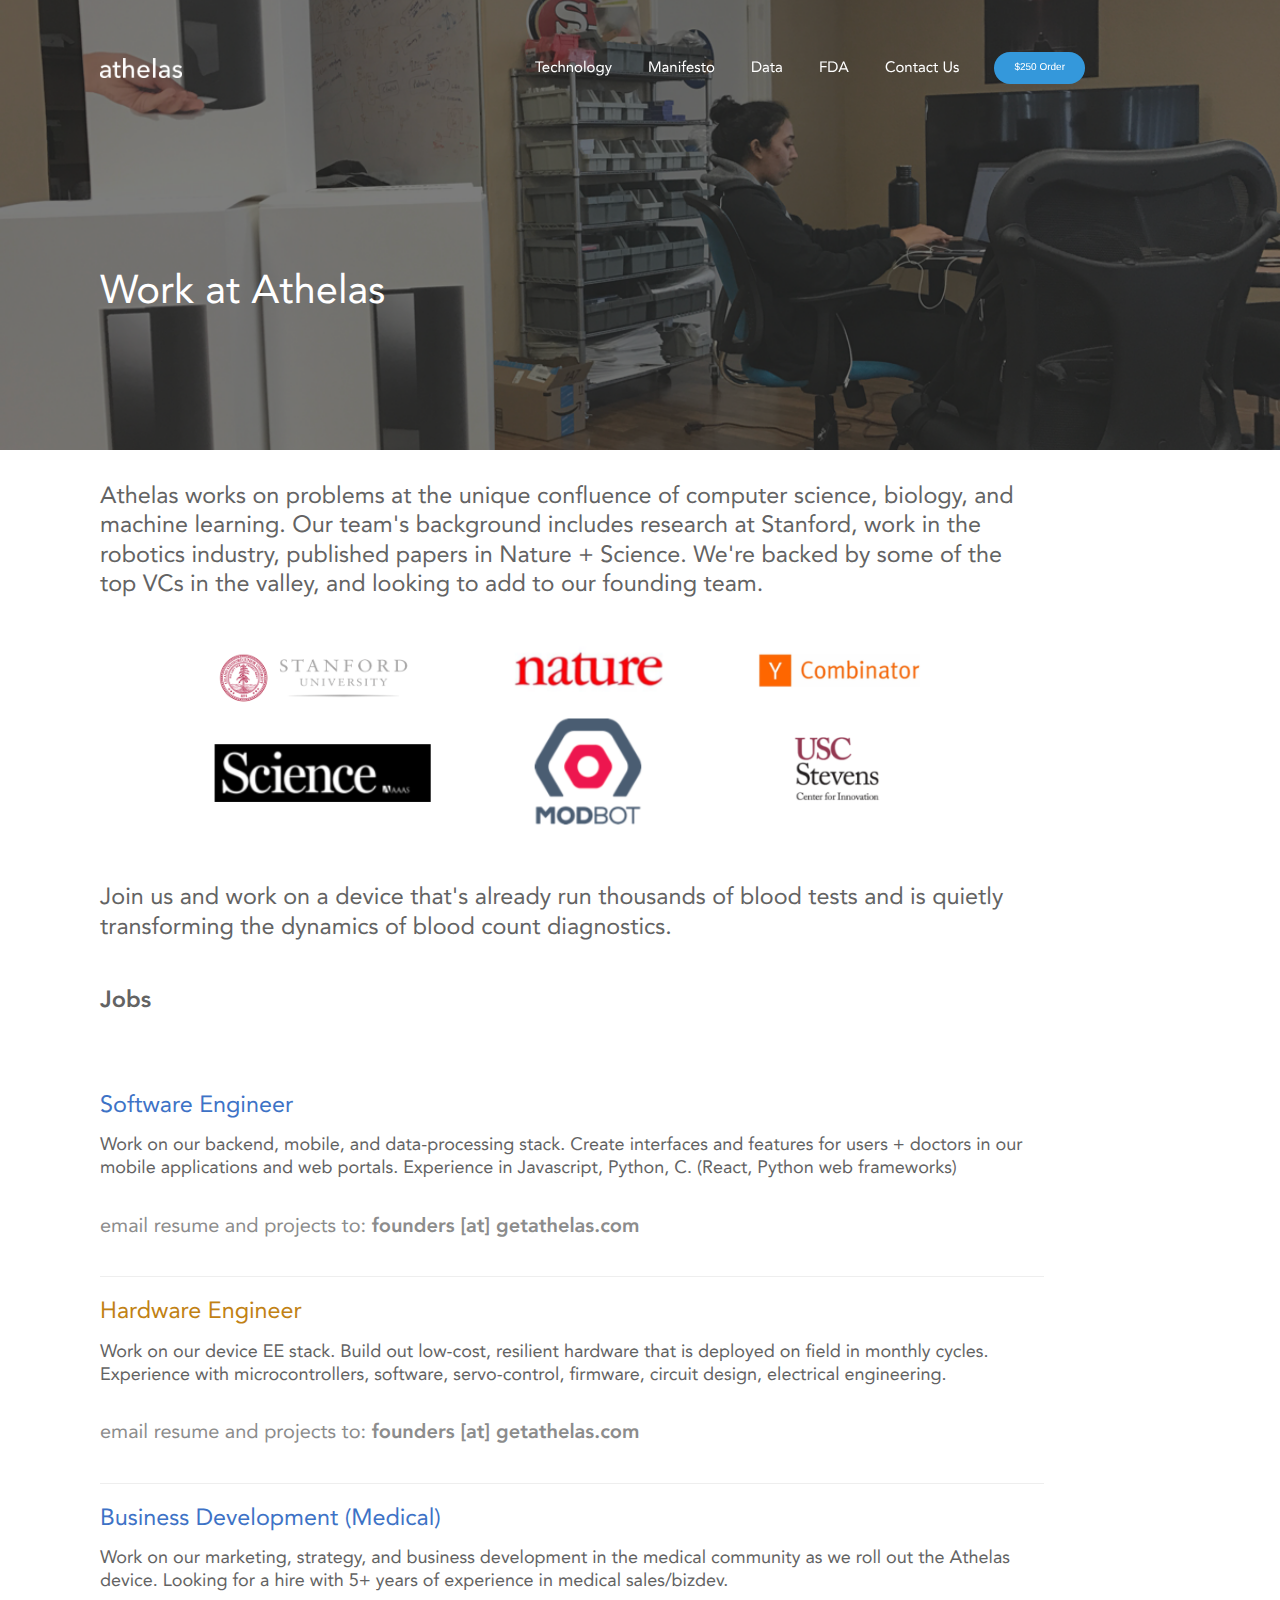
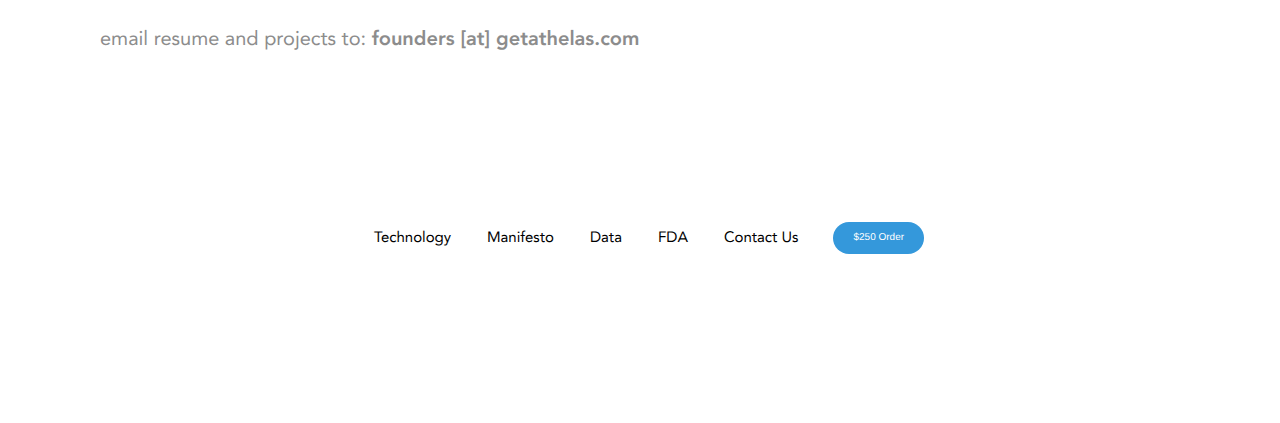
<file: jobs/index.html>
<!doctype html>
<html lang="en">
<head>

    <!--[if IE]>
    <meta http-equiv="X-UA-Compatible" content="IE=edge">
    <![endif]-->
    
    <meta charset="utf-8">
    <meta name="viewport" content="initial-scale=1, maximum-scale=1, minimum-scale=1, width=device-width">
    <meta name="apple-mobile-web-app-capable" content="yes">
    <meta name="format-detection" content="telephone=no">
    <meta name="apple-touch-fullscreen" content="yes">
    
    <title>Athelas</title>
    
    <meta name="description" content="Deep Learning based Blood Diagnostics.">
    <meta name="keywords" content="diagnostic, blood, in-home">
    
    <link rel="shortcut icon" href="../images/favicon.ico">

    <link rel="stylesheet" href="../css/bootstrap.min.css">
    <link rel="stylesheet" href="../css/jquery.fancybox.css">
    <link rel="stylesheet" href="../css/style.css">
    
    <!--Start [ Facebook Pixel Code ]-->
    <script>
        !function(f,b,e,v,n,t,s)
        {if(f.fbq)return;n=f.fbq=function(){n.callMethod?
        n.callMethod.apply(n,arguments):n.queue.push(arguments)};
        if(!f._fbq)f._fbq=n;n.push=n;n.loaded=!0;n.version='2.0';
        n.queue=[];t=b.createElement(e);t.async=!0;
        t.src=v;s=b.getElementsByTagName(e)[0];
        s.parentNode.insertBefore(t,s)}(window,document,'script',
        'https://connect.facebook.net/en_US/fbevents.js');
         fbq('init', '177526572708600'); 
        fbq('track', 'PageView');
    </script>
    <noscript><img height="1" width="1" alt="Facebook Pixel Code" src="https://www.facebook.com/tr?id=177526572708600&ev=PageView&noscript=1"></noscript>
    <!--End   [ Facebook Pixel Code ]-->


    <!--Start [ Google Tracking Code ]-->
    <script>
        (function(i,s,o,g,r,a,m){i['GoogleAnalyticsObject']=r;i[r]=i[r]||function(){
        (i[r].q=i[r].q||[]).push(arguments)},i[r].l=1*new Date();a=s.createElement(o),
        m=s.getElementsByTagName(o)[0];a.async=1;a.src=g;m.parentNode.insertBefore(a,m)
        })(window,document,'script','https://www.google-analytics.com/analytics.js','ga');
        
        ga('create', 'UA-89650652-1', 'auto');
        ga('send', 'pageview');
    </script>
    <!--End   [ Google Tracking Code ]-->



    <!--[if IE]>
    <script src="../js/html5.js"></script>
    <![endif]-->

</head>

<body class="page-technology">

<h1 class="conceal">Athelas</h1>



<!--Start [ header ]-->
<div class="header">
    <div class="navbar">
        <div class="container-fluid sc">
        
            <div class="navbar-header">
                <button type="button" class="navbar-toggle collapsed" data-toggle="collapse" data-target="#navbar">
                    <span class="sr-only">Toggle navigation</span>
                    <span class="icon-bar"></span>
                    <span class="icon-bar"></span>
                    <span class="icon-bar"></span>
                </button>
                <a class="navbar-brand" href="/"><img src="../images/athelas-logo-new-white.png" style="height:20px;margin-left:20px;margin-top:10px"/></a>
            </div>
        
            <div class="collapse navbar-collapse" id="navbar">
                <ul class="nav navbar-nav">
                    <li><a href="/technology">Technology</a></li>
                    <li><a href="/manifesto">Manifesto</a></li>
                    <li><a href="/data">Data</a></li>
                    <li><a href="/fda">FDA</a></li>
                    <li><a href="/contact">Contact Us</a></li>
                    <li><span><a href="/order" class="button blue small">$250 Order</a></span></li>
                </ul>
            </div>
        
        </div>
    </div>
</div>
<!--End   [ header ]-->





<!--Start [ layout ]-->
<div class="layout">
    
    
    <!--Start [ banner ]-->
    <div class="banner">
    
        <div class="container-fluid sc">
            <div class="row">
                <div class="col-xs-12">
                    <div class="banner-content">
                        <h2 style="font-size:40px">Work at Athelas</h2>
                    </div>
                </div>
            </div>
        </div>
        
        <span class="lazyload-image-loader bg-keep-img">
            <span class="lazyload" data-original="work.png"></span>
        </span>
    </div>
    <!--End   [ banner ]--> 
    
    <!--Start [ content ]-->
    <div class="content">
        <div class="container-fluid sc">
            <div class="row">
                <div class="col-xs-12">
                    <div class="content-inner" style="font-size:22px">
                        <p>Athelas works on problems at the unique confluence of computer science, biology, and machine learning. Our team's background includes research at Stanford, work in the robotics industry, published papers in Nature + Science. We're backed by some of the top VCs in the valley, and looking to add to our founding team.</p>
                        <img src="history.png" alt="network" width="743" height="313" class="img img-network">
                        <p>Join us and work on a device that's already run thousands of blood tests and is quietly transforming the dynamics of blood count diagnostics.</p>
                        <strong><p>Jobs</p></strong>
                        </br>
                        <p style="color:#3d72c6">Software Engineer</p>
                        <p style="font-size:18px;margin-top:-30px">Work on our backend, mobile, and data-processing stack. Create interfaces and features for users + doctors in our mobile applications and web portals. Experience in Javascript, Python, C. (React, Python web frameworks)</p>
                        <p style="color:#8c8c8c;font-size:20px">email resume and projects to: <strong>founders [at] getathelas.com</strong></p>
                        <hr>
                        <p style="color:#c18113">Hardware Engineer</p>
                        <p style="font-size:18px;margin-top:-30px">Work on our device EE stack. Build out low-cost, resilient hardware that is deployed on field in monthly cycles. Experience with microcontrollers, software, servo-control, firmware, circuit design, electrical engineering.</p>
                        <p style="color:#8c8c8c;font-size:20px">email resume and projects to: <strong>founders [at] getathelas.com</strong></p>
                        <hr>
                        <p style="color:#3d72c6">Business Development (Medical)</p>
                        <p style="font-size:18px;margin-top:-30px">Work on our marketing, strategy, and business development in the medical community as we roll out the Athelas device. Looking for a hire with 5+ years of experience in medical sales/bizdev.</p>
                        <p style="color:#8c8c8c;font-size:20px">email resume and projects to: <strong>founders [at] getathelas.com</strong></p>
                    </div>
                </div>
            </div>
        </div>
    </div>
    <!--End   [ content ]-->
   

</div>
<!--End   [ layout ]-->





<!--Start [ footer ]-->
<div class="footer hidden-xs">
    <div class="container-fluid sc">
        <div class="row">
            <div class="col-xs-12">
                <ul>
                    <li><a href="/technology">Technology</a></li>
                    <li><a href="/manifesto">Manifesto</a></li>
                    <li><a href="/data">Data</a></li>
                    <li><a href="/fda">FDA</a></li>
                    <li><a href="/contact">Contact Us</a></li>
                    <li><span><a href="/order" class="button blue small">$250 Order</a></span></li>
                </ul>
            </div>
        </div>
    </div>
</div>
<!--End   [ footer ]-->





<script>
var h = typeof(window.innerHeight) !== "undefined" ? window.innerHeight : document.documentElement.offsetHeight,
fsJSEle = document.getElementsByClassName("fs");

if(fsJSEle) {
    for(var iJS = 0; iJS < fsJSEle.length; iJS++) {
        fsJSEle[iJS].style.height = h + "px";
    }
}
</script> 

<script src="../js/jquery-2.1.4.min.js"></script>
<script src="../js/bootstrap.min.js"></script>
<script src="../js/jquery.lazyload.min.js"></script>
<script src="../js/jquery.vide.min.js"></script>
<script src="../js/jquery.easing-1.3.pack.js"></script>
<script src="../js/jquery.mousewheel-3.0.6.pack.js"></script>
<script src="../js/jquery.fancybox.js"></script>
<script src="../js/script.js"></script>


<!--[if lte IE 9]><script src="../js/placeholder.js"></script><script>Placeholder.init();</script><![endif]-->
<!--[if lt IE 9]><script src="../js/respond.js"></script><![endif]-->
</body>
</html>
</file>
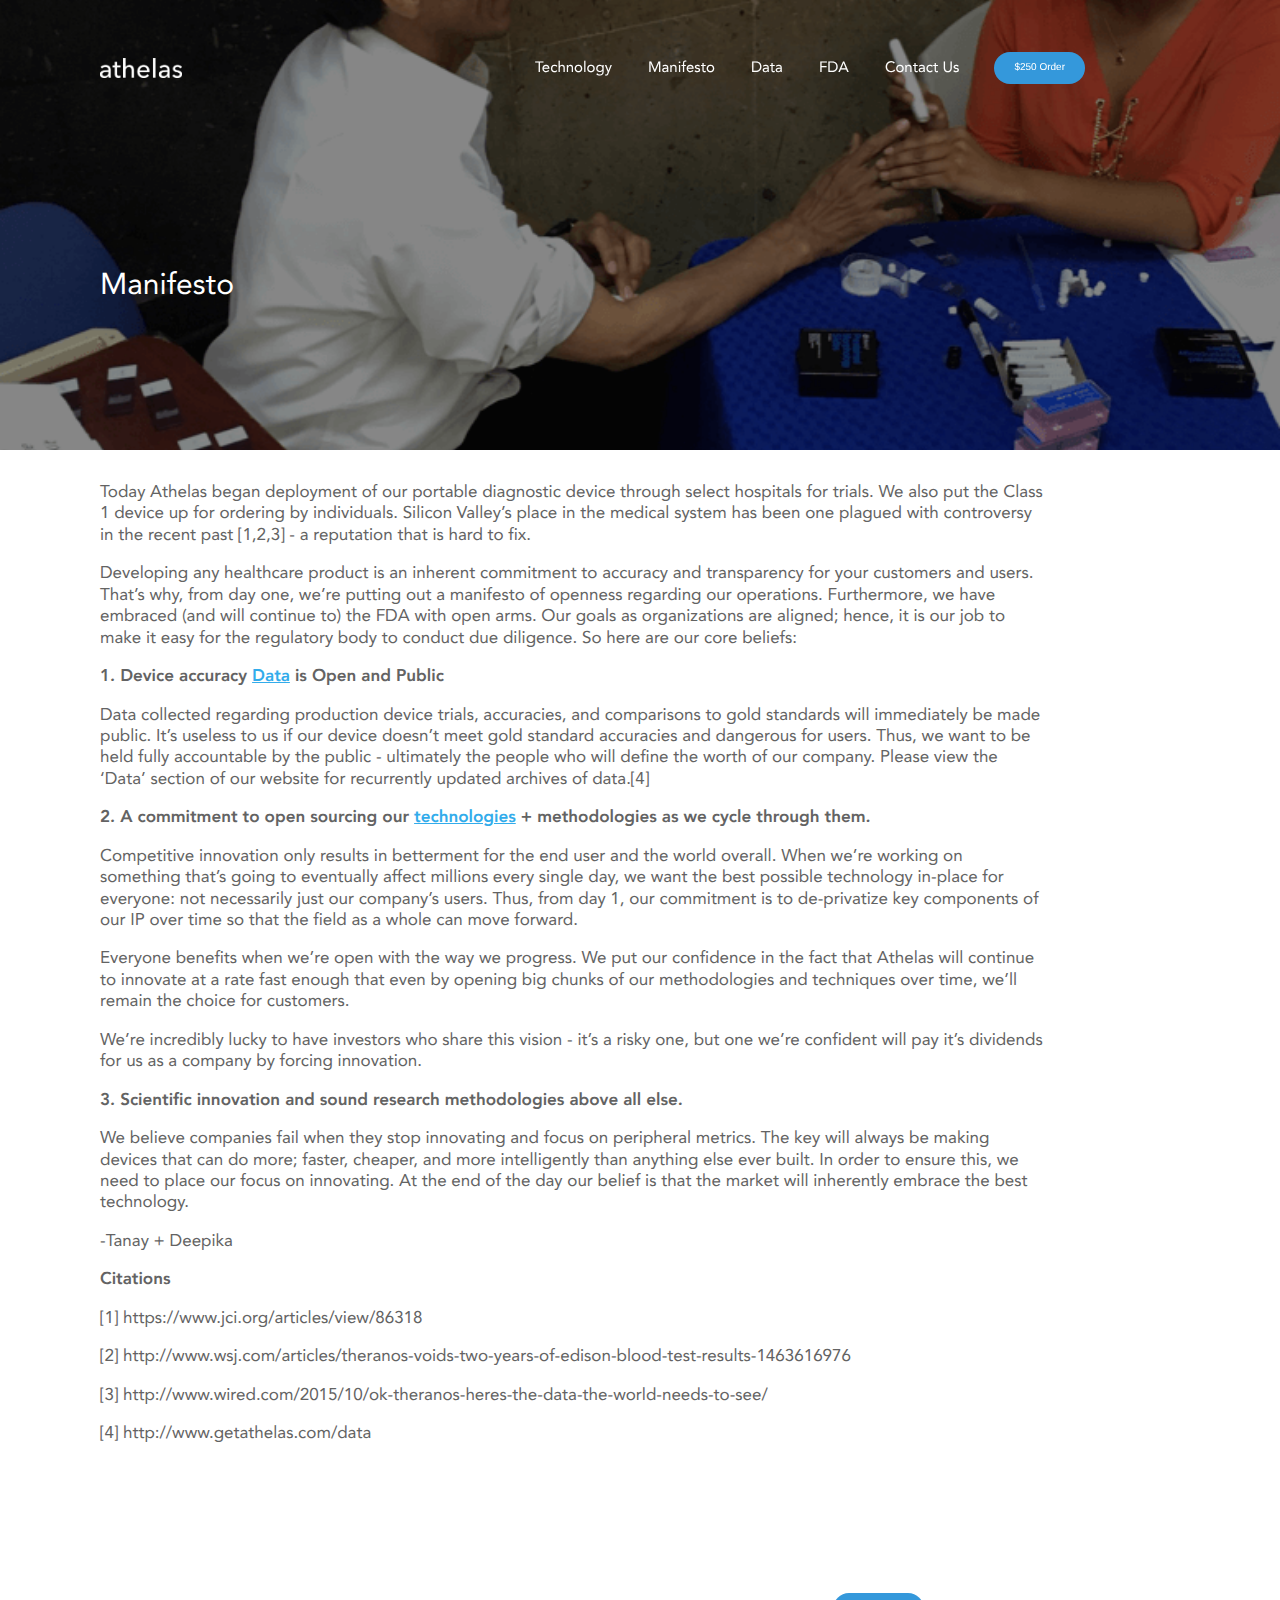
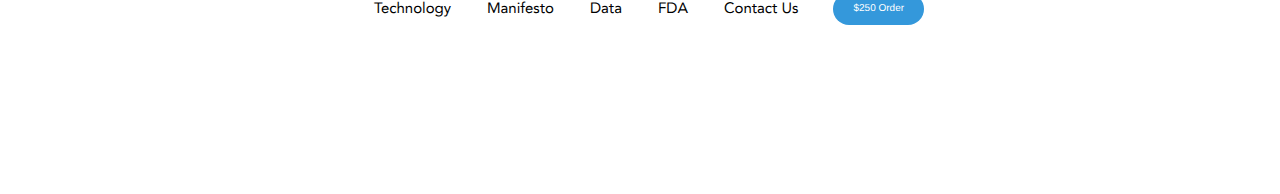
<file: manifesto/index.html>
<!doctype html>
<html lang="en">
<head>

    <!--[if IE]>
    <meta http-equiv="X-UA-Compatible" content="IE=edge">
    <![endif]-->
    
    <meta charset="utf-8">
    <meta name="viewport" content="initial-scale=1, maximum-scale=1, minimum-scale=1, width=device-width">
    <meta name="apple-mobile-web-app-capable" content="yes">
    <meta name="format-detection" content="telephone=no">
    <meta name="apple-touch-fullscreen" content="yes">
    
    <title>Athelas</title>
    
    <meta name="description" content="In-home blood diagnostic">
    <meta name="keywords" content="diagnostic, blood, in-home">
    
    <link rel="shortcut icon" href="../images/favicon.ico">

	<link rel="stylesheet" href="../css/bootstrap.min.css">
    <link rel="stylesheet" href="../css/jquery.fancybox.css">
    <link rel="stylesheet" href="../css/style.css">
    
    <!--Start [ Facebook Pixel Code ]-->
    <script>
		!function(f,b,e,v,n,t,s)
		{if(f.fbq)return;n=f.fbq=function(){n.callMethod?
		n.callMethod.apply(n,arguments):n.queue.push(arguments)};
		if(!f._fbq)f._fbq=n;n.push=n;n.loaded=!0;n.version='2.0';
		n.queue=[];t=b.createElement(e);t.async=!0;
		t.src=v;s=b.getElementsByTagName(e)[0];
		s.parentNode.insertBefore(t,s)}(window,document,'script',
		'https://connect.facebook.net/en_US/fbevents.js');
		 fbq('init', '177526572708600'); 
		fbq('track', 'PageView');
    </script>
    <noscript><img height="1" width="1" alt="Facebook Pixel Code" src="https://www.facebook.com/tr?id=177526572708600&ev=PageView&noscript=1"></noscript>
    <!--End   [ Facebook Pixel Code ]-->


    <!--Start [ Google Tracking Code ]-->
    <script>
        (function(i,s,o,g,r,a,m){i['GoogleAnalyticsObject']=r;i[r]=i[r]||function(){
        (i[r].q=i[r].q||[]).push(arguments)},i[r].l=1*new Date();a=s.createElement(o),
        m=s.getElementsByTagName(o)[0];a.async=1;a.src=g;m.parentNode.insertBefore(a,m)
        })(window,document,'script','https://www.google-analytics.com/analytics.js','ga');
        
        ga('create', 'UA-89650652-1', 'auto');
        ga('send', 'pageview');
    </script>
    <!--End   [ Google Tracking Code ]-->



    <!--[if IE]>
    <script src="js/html5.js"></script>
    <![endif]-->

</head>

<body class="page-manifesto">

<h1 class="conceal">Athelas</h1>



<!--Start [ header ]-->
<div class="header">
    <div class="navbar">
        <div class="container-fluid sc">
        
            <div class="navbar-header">
                <button type="button" class="navbar-toggle collapsed" data-toggle="collapse" data-target="#navbar">
                    <span class="sr-only">Toggle navigation</span>
                    <span class="icon-bar"></span>
                    <span class="icon-bar"></span>
                    <span class="icon-bar"></span>
                </button>
                <a class="navbar-brand" href="/"><img src="../images/athelas-logo-new-white.png" style="height:20px;margin-left:20px;margin-top:10px"/></a>
            </div>
        
            <div class="collapse navbar-collapse" id="navbar">
                <ul class="nav navbar-nav">
                    <li><a href="/technology">Technology</a></li>
                    <li><a href="/manifesto">Manifesto</a></li>
                    <li><a href="/data">Data</a></li>
                    <li><a href="/fda">FDA</a></li>
                    <li><a href="/contact">Contact Us</a></li>
                    <li><span><a href="/order" class="button blue small">$250 Order</a></span></li>
                </ul>
            </div>
        
        </div>
    </div>
</div>
<!--End   [ header ]-->





<!--Start [ layout ]-->
<div class="layout">
	
    
    <!--Start [ banner ]-->
    <div class="banner">
    
    	<div class="container-fluid sc">
        	<div class="row">
            	<div class="col-xs-12">
                	<div class="banner-content">
                    	<h2>Manifesto</h2>
                    </div>
                </div>
            </div>
        </div>
        
        <span class="lazyload-image-loader bg-keep-img">
            <span class="lazyload" data-original="../images/manifesto.png"></span>
        </span>
    </div>
    <!--End   [ banner ]--> 
    
    
    <!--Start [ content ]-->
    <div class="content">
    	<div class="container-fluid sc">
        	<div class="row">
            	<div class="col-xs-12">
                	<div class="content-inner">
                        <p>Today Athelas began deployment of our portable diagnostic device through select hospitals for trials. We also put the Class 1 device up for ordering by individuals. Silicon Valley’s place in the medical system has been one plagued with controversy in the recent past [1,2,3] - a reputation that is hard to fix.</p>
                        <p>Developing any healthcare product is an inherent commitment to accuracy and transparency for your customers and users. That’s why, from day one, we’re putting out a manifesto of openness regarding our operations. Furthermore, we have embraced (and will continue to) the FDA with open arms. Our goals as organizations are aligned; hence, it is our job to make it easy for the regulatory body to conduct due diligence. So here are our core beliefs:</p>
                        <p><strong>1. Device accuracy <a href="/data">Data</a> is Open and Public</strong></p>
                        <p>Data collected regarding production device trials, accuracies, and comparisons to gold standards will immediately be made public. It’s useless to us if our device doesn’t meet gold standard accuracies and dangerous for users. Thus, we want to be held fully accountable by the public - ultimately the people who will define the worth of our company. Please view the ‘Data’ section of our website for recurrently updated archives of data.[4]</p>
                        <p><strong>2. A commitment to open sourcing our <a href="/technology">technologies</a> + methodologies as we cycle through them.</strong></p>
                        <p>Competitive innovation only results in betterment for the end user and the world overall. When we’re working on something that’s going to eventually affect millions every single day, we want the best possible technology in-place for everyone: not necessarily just our company’s users. Thus, from day 1, our commitment is to de-privatize key components of our IP over time so that the field as a whole can move forward.
                        </p><p>Everyone benefits when we’re open with the way we progress. We put our confidence in the fact that Athelas will continue to innovate at a rate fast enough that even by opening big chunks of our methodologies and techniques over time, we’ll remain the choice for customers.</p>
                        <p>We’re incredibly lucky to have investors who share this vision - it’s a risky one, but one we’re confident will pay it’s dividends for us as a company by forcing innovation.</p>
                        <p><strong>3. Scientific innovation and sound research methodologies above all else. </strong></p><p>
                        </p><p>We believe companies fail when they stop innovating and focus on peripheral metrics. The key will always be making devices that can do more; faster, cheaper, and more intelligently than anything else ever built. In order to ensure this, we need to place our focus on innovating. At the end of the day our belief is that the market will inherently embrace the best technology.</p>
                        <p>-Tanay + Deepika</p>
                        <p><strong>Citations</strong></p>
                        <p>[1] https://www.jci.org/articles/view/86318</p>
                        <p>[2] http://www.wsj.com/articles/theranos-voids-two-years-of-edison-blood-test-results-1463616976</p>
                        <p>[3] http://www.wired.com/2015/10/ok-theranos-heres-the-data-the-world-needs-to-see/</p>
                        <p>[4] http://www.getathelas.com/data</p>
                    </div>
                </div>
            </div>
        </div>
    </div>
    <!--End   [ content ]-->
   

</div>
<!--End   [ layout ]-->





<!--Start [ footer ]-->
<div class="footer hidden-xs">
    <div class="container-fluid sc">
        <div class="row">
            <div class="col-xs-12">
                <ul>
                    <li><a href="/technology">Technology</a></li>
                    <li><a href="/manifesto">Manifesto</a></li>
                    <li><a href="/data">Data</a></li>
                    <li><a href="/fda">FDA</a></li>
                    <li><a href="/contact">Contact Us</a></li>
                    <li><span><a href="/order" class="button blue small">$250 Order</a></span></li>
                </ul>
            </div>
        </div>
    </div>
</div>
<!--End   [ footer ]-->





<script>
var h = typeof(window.innerHeight) !== "undefined" ? window.innerHeight : document.documentElement.offsetHeight,
fsJSEle = document.getElementsByClassName("fs");

if(fsJSEle) {
	for(var iJS = 0; iJS < fsJSEle.length; iJS++) {
		fsJSEle[iJS].style.height = h + "px";
	}
}
</script> 

<script src="../js/jquery-2.1.4.min.js"></script>
<script src="../js/bootstrap.min.js"></script>
<script src="../js/jquery.lazyload.min.js"></script>
<script src="../js/jquery.vide.min.js"></script>
<script src="../js/jquery.easing-1.3.pack.js"></script>
<script src="../js/jquery.mousewheel-3.0.6.pack.js"></script>
<script src="../js/jquery.fancybox.js"></script>
<script src="../js/script.js"></script>


<!--[if lte IE 9]><script src="../js/placeholder.js"></script><script>Placeholder.init();</script><![endif]-->
<!--[if lt IE 9]><script src="../js/respond.js"></script><![endif]-->
</body>
</html>
</file>
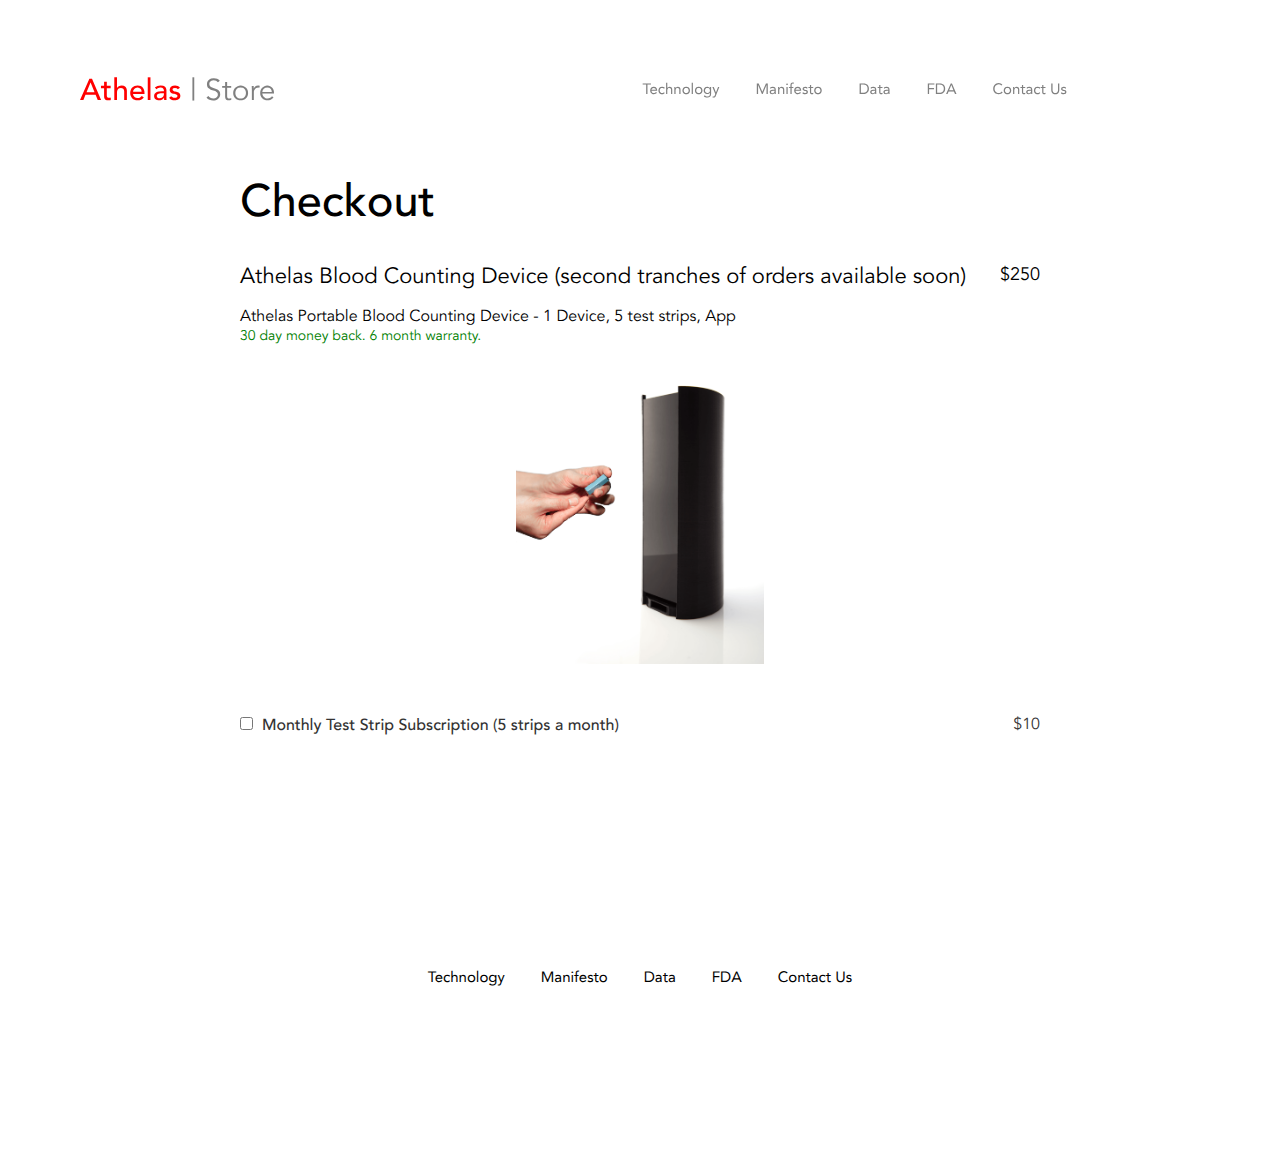
<file: order/index.html>
<!doctype html>
<html lang="en">
<head>

    <!--[if IE]>
    <meta http-equiv="X-UA-Compatible" content="IE=edge">
    <![endif]-->
    
    <meta charset="utf-8">
    <meta name="viewport" content="initial-scale=1, maximum-scale=1, minimum-scale=1, width=device-width">
    <meta name="apple-mobile-web-app-capable" content="yes">
    <meta name="format-detection" content="telephone=no">
    <meta name="apple-touch-fullscreen" content="yes">
    
    <title>Athelas</title>
    
    <meta name="description" content="In-home blood diagnostic">
    <meta name="keywords" content="diagnostic, blood, in-home">
    
    <link rel="shortcut icon" href="../images/favicon.ico">

	<link rel="stylesheet" href="../css/bootstrap.min.css">
    <link rel="stylesheet" href="../css/jquery.fancybox.css">
    <link rel="stylesheet" href="../css/style.css">
    
    <!--Start [ Facebook Pixel Code ]-->
    <script>
		!function(f,b,e,v,n,t,s)
		{if(f.fbq)return;n=f.fbq=function(){n.callMethod?
		n.callMethod.apply(n,arguments):n.queue.push(arguments)};
		if(!f._fbq)f._fbq=n;n.push=n;n.loaded=!0;n.version='2.0';
		n.queue=[];t=b.createElement(e);t.async=!0;
		t.src=v;s=b.getElementsByTagName(e)[0];
		s.parentNode.insertBefore(t,s)}(window,document,'script',
		'https://connect.facebook.net/en_US/fbevents.js');
		 fbq('init', '177526572708600'); 
		fbq('track', 'PageView');
    </script>
    <noscript><img height="1" width="1" alt="Facebook Pixel Code" src="https://www.facebook.com/tr?id=177526572708600&ev=PageView&noscript=1"></noscript>
    <!--End   [ Facebook Pixel Code ]-->


    <!--Start [ Google Tracking Code ]-->
    <script>
        (function(i,s,o,g,r,a,m){i['GoogleAnalyticsObject']=r;i[r]=i[r]||function(){
        (i[r].q=i[r].q||[]).push(arguments)},i[r].l=1*new Date();a=s.createElement(o),
        m=s.getElementsByTagName(o)[0];a.async=1;a.src=g;m.parentNode.insertBefore(a,m)
        })(window,document,'script','https://www.google-analytics.com/analytics.js','ga');
        
        ga('create', 'UA-89650652-1', 'auto');
        ga('send', 'pageview');
    </script>
    <!--End   [ Google Tracking Code ]-->
    
    <script src="https://checkout.stripe.com/checkout.js"></script>



    <!--[if IE]>
    <script src="js/html5.js"></script>
    <![endif]-->

</head>

<body class="page-order">

<h1 class="conceal">Athelas</h1>



<!--Start [ header ]-->
<div class="header">
    <div class="navbar">
        <div class="container-fluid sc">
        
            <div class="navbar-header">
                <button type="button" class="navbar-toggle collapsed" data-toggle="collapse" data-target="#navbar">
                    <span class="sr-only">Toggle navigation</span>
                    <span class="icon-bar"></span>
                    <span class="icon-bar"></span>
                    <span class="icon-bar"></span>
                </button>
                <a class="navbar-brand" href="/">Athelas <span>| Store</span></a>
            </div>
        
            <div class="collapse navbar-collapse" id="navbar">
                <ul class="nav navbar-nav">
                    <li><a href="/technology">Technology</a></li>
                    <li><a href="/manifesto">Manifesto</a></li>
                    <li><a href="/data">Data</a></li>
                    <li><a href="/fda">FDA</a></li>
                    <li><a href="/contact">Contact Us</a></li>
                </ul>
            </div>
        
        </div>
    </div>
</div>
<!--End   [ header ]-->





<!--Start [ layout ]-->
<div class="layout">
	
    
    <!--Start [ checkout ]-->
    <div class="checkout">
    
    	<div class="container-fluid sc">
        	<div class="row">
            	<div class="col-xs-12">
                	<div class="checkout-content clearfix">
                        
                        <form action="charge.php" method="post">
                        
                            <h2>Checkout</h2>
                            
                            <div class="checkout-heading clearfix">
                                <h3 class="ptitle" Name= "ptitle">Athelas Blood Counting Device (second tranches of orders available soon)</h3>
                                <input type ="hidden" Name="ptitle" value="Athelas">
                                
                                <h3 class="pprice" itemprop="lowPrice" name="pprice">$250</h3>
                                <input type="hidden" Name="pprice" value="$250">
                                <p class="pdesc" name="pdesc">Athelas Portable Blood Counting Device - 1 Device, 5 test strips, App <span class="green">30 day money back. 6 month warranty.</span></p>
                                <input type="hidden" name="pdesc" value="Athelas Portable Blood Diagnostic Device - 1 Device, 5 test strips, App">
                            </div>
                            
                            <img class="deviceprickregion-img" src="../images/deviceprickregion.png" alt="deviceprickregion">
                            
                            <div class="pcheck">
                                
                                <label for="mnthlysub"><input type="checkbox" tabindex="3" id="mnthlysub" name="monthlysub">&nbsp; Monthly Test Strip Subscription (5 strips a month) <span name="sprice">$10</span></label>
                                <input type ="hidden" name="subplan" value="$10">
                            </div>
                           
                            <script
                            src="https://checkout.stripe.com/checkout.js" class="stripe-button"
                            data-key="pk_live_i5SJc7cdxBch4ww2uyVXVTEE"
                            data-image="../images/deviceprickregion.png"
                            data-name="Athelas"
                            data-description="Athelas White Blood Cell counter"
                            data-amount="25000"
                            data-billingAddress="true"
                            data-shippingAddress="true"
                            data-label="Continue">
                            </script>
                           
                        
                        </form>
                        
                        
                    </div>
                </div>
            </div>
        </div>
        
    </div>
    <!--End   [ checkout ]-->
    
    
     
    
    

    
    
   

</div>
<!--End   [ layout ]-->





<!--Start [ footer ]-->
<div class="footer hidden-xs">
    <div class="container-fluid sc">
        <div class="row">
            <div class="col-xs-12">
                <ul>
                    <li><a href="/technology">Technology</a></li>
                    <li><a href="/manifesto">Manifesto</a></li>
                    <li><a href="/data">Data</a></li>
                    <li><a href="/fda">FDA</a></li>
                    <li><a href="/contact">Contact Us</a></li>
                </ul>
            </div>
        </div>
    </div>
</div>
<!--End   [ footer ]-->





<script>
var h = typeof(window.innerHeight) !== "undefined" ? window.innerHeight : document.documentElement.offsetHeight,
fsJSEle = document.getElementsByClassName("fs");

if(fsJSEle) {
	for(var iJS = 0; iJS < fsJSEle.length; iJS++) {
		fsJSEle[iJS].style.height = h + "px";
	}
}
</script> 

<script src="../js/jquery-2.1.4.min.js"></script>
<script src="../js/bootstrap.min.js"></script>
<script src="../js/jquery.lazyload.min.js"></script>
<script src="../js/jquery.vide.min.js"></script>
<script src="../js/jquery.easing-1.3.pack.js"></script>
<script src="../js/jquery.mousewheel-3.0.6.pack.js"></script>
<script src="../js/jquery.fancybox.js"></script>
<script src="../js/script.js"></script>


<!--[if lte IE 9]><script src="../js/placeholder.js"></script><script>Placeholder.init();</script><![endif]-->
<!--[if lt IE 9]><script src="../js/respond.js"></script><![endif]-->
</body>
</html>
</file>
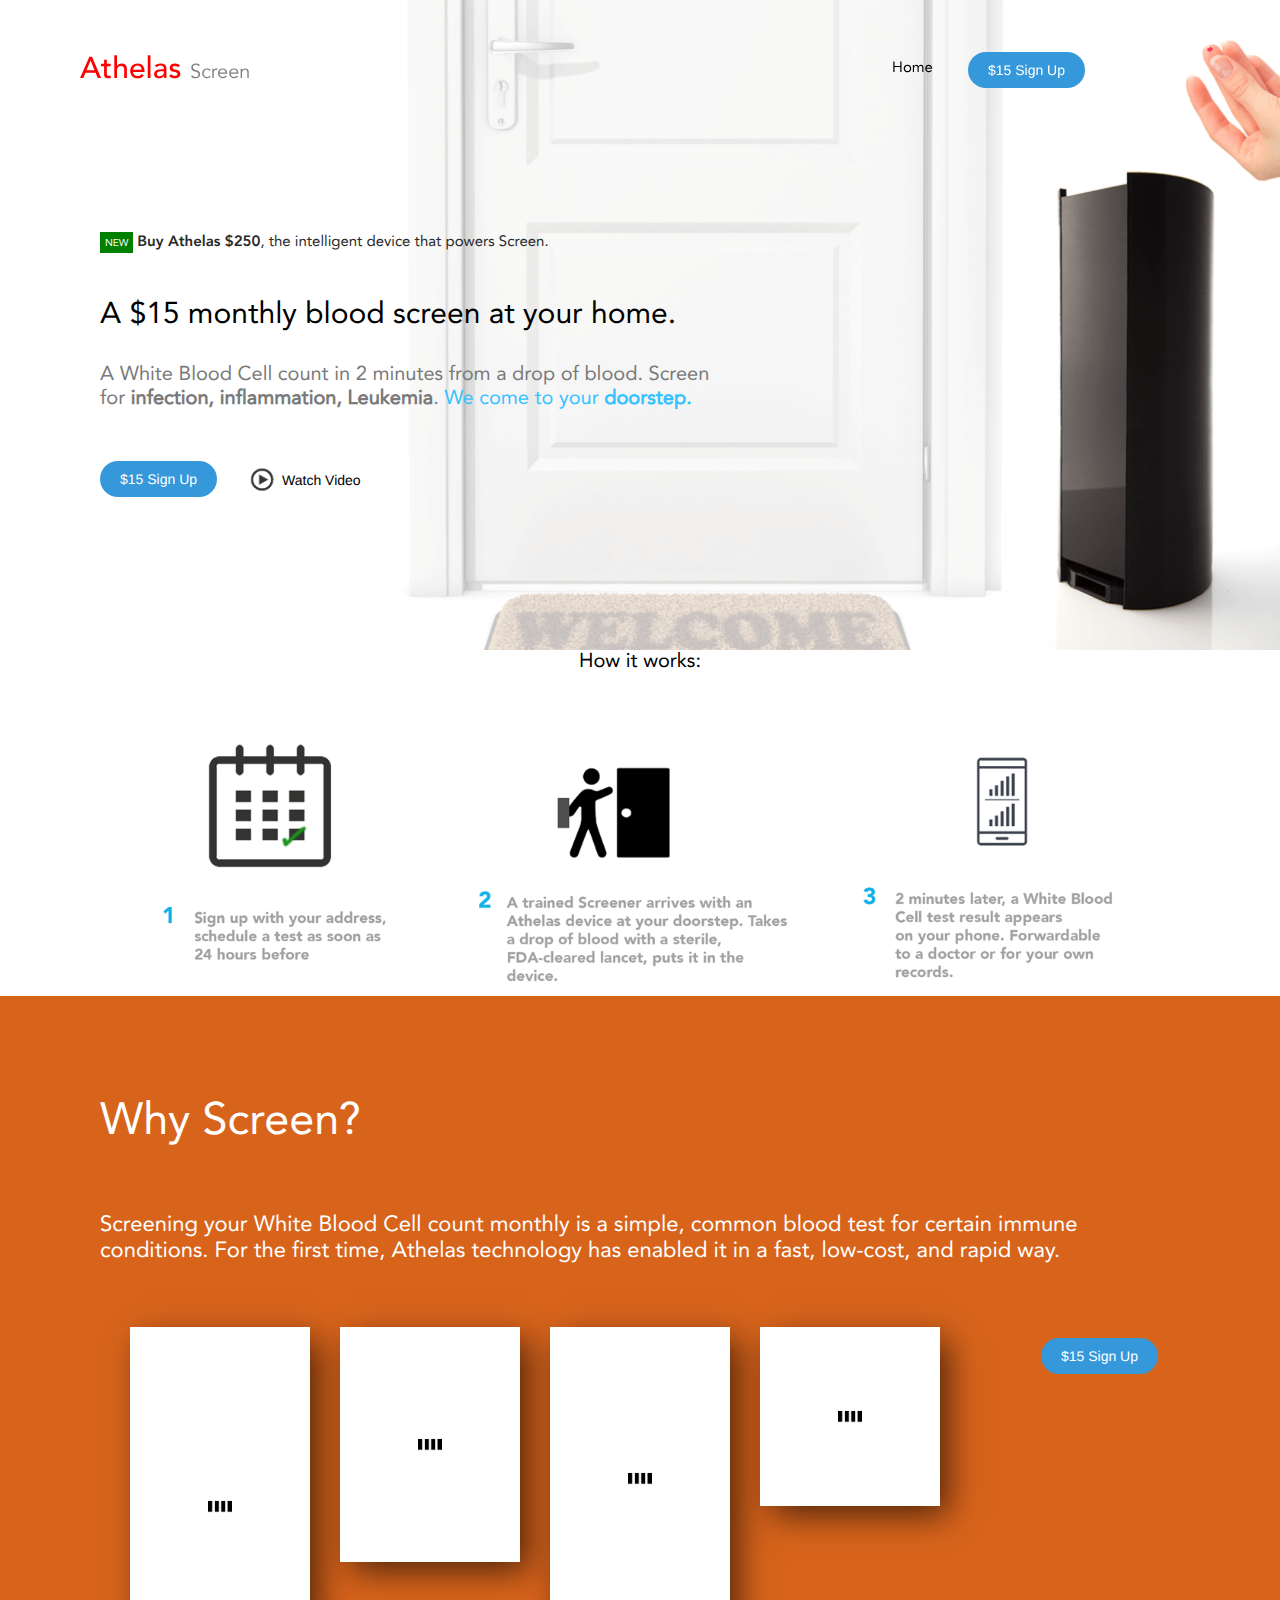
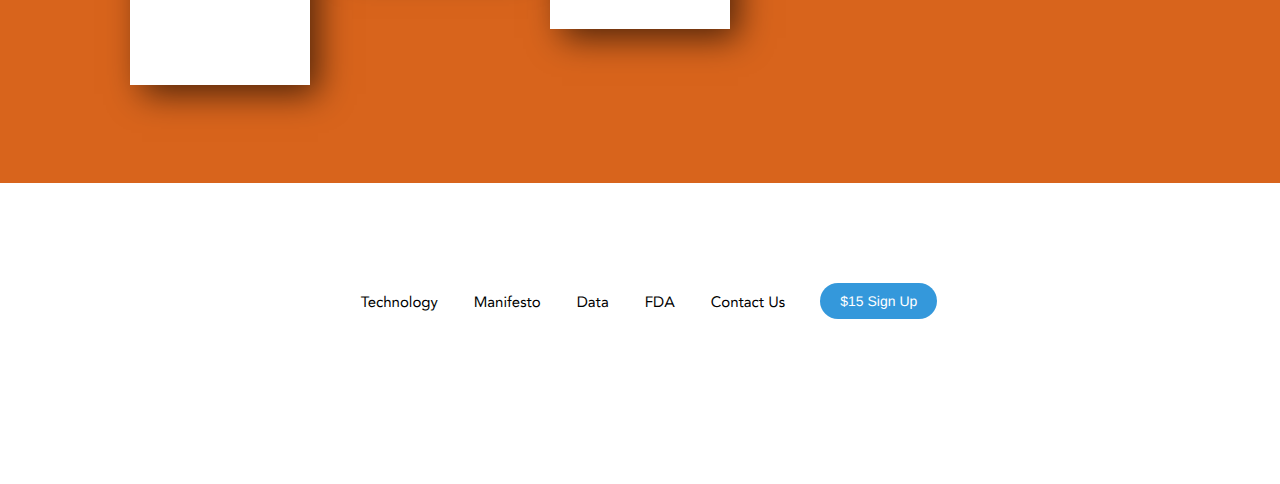
<file: screen/index.html>
<!doctype html>
<html lang="en">
<head>

    <!--[if IE]>
    <meta http-equiv="X-UA-Compatible" content="IE=edge">
    <![endif]-->
    
    <meta charset="utf-8">
    <meta name="viewport" content="initial-scale=1, maximum-scale=1, minimum-scale=1, width=device-width">
    <meta name="apple-mobile-web-app-capable" content="yes">
    <meta name="format-detection" content="telephone=no">
    <meta name="apple-touch-fullscreen" content="yes">
    
    <title>Athelas</title>
    
    <meta name="description" content="In-home blood diagnostic">
    <meta name="keywords" content="diagnostic, blood, in-home">
    
    <link rel="shortcut icon" href="../images/favicon.ico">

	<link rel="stylesheet" href="../css/bootstrap.min.css">
    <link rel="stylesheet" href="../css/jquery.fancybox.css">
    <link rel="stylesheet" href="../css/style.css">
    
    <!--Start [ Facebook Pixel Code ]-->
    <script>
		!function(f,b,e,v,n,t,s)
		{if(f.fbq)return;n=f.fbq=function(){n.callMethod?
		n.callMethod.apply(n,arguments):n.queue.push(arguments)};
		if(!f._fbq)f._fbq=n;n.push=n;n.loaded=!0;n.version='2.0';
		n.queue=[];t=b.createElement(e);t.async=!0;
		t.src=v;s=b.getElementsByTagName(e)[0];
		s.parentNode.insertBefore(t,s)}(window,document,'script',
		'https://connect.facebook.net/en_US/fbevents.js');
		 fbq('init', '177526572708600'); 
		fbq('track', 'PageView');
    </script>
    <noscript><img height="1" width="1" alt="Facebook Pixel Code" src="https://www.facebook.com/tr?id=177526572708600&ev=PageView&noscript=1"></noscript>
    <!--End   [ Facebook Pixel Code ]-->


    <!--Start [ Google Tracking Code ]-->
    <script>
        (function(i,s,o,g,r,a,m){i['GoogleAnalyticsObject']=r;i[r]=i[r]||function(){
        (i[r].q=i[r].q||[]).push(arguments)},i[r].l=1*new Date();a=s.createElement(o),
        m=s.getElementsByTagName(o)[0];a.async=1;a.src=g;m.parentNode.insertBefore(a,m)
        })(window,document,'script','https://www.google-analytics.com/analytics.js','ga');
        
        ga('create', 'UA-89650652-1', 'auto');
        ga('send', 'pageview');
    </script>
    <!--End   [ Google Tracking Code ]-->



    <!--[if IE]>
    <script src="js/html5.js"></script>
    <![endif]-->

</head>

<body class="page-screen">

<h1 class="conceal">Athelas</h1>



<!--Start [ header ]-->
<div class="header">
    <div class="navbar">
        <div class="container-fluid sc">
        
            <div class="navbar-header">
                <button type="button" class="navbar-toggle collapsed" data-toggle="collapse" data-target="#navbar">
                    <span class="sr-only">Toggle navigation</span>
                    <span class="icon-bar"></span>
                    <span class="icon-bar"></span>
                    <span class="icon-bar"></span>
                </button>
                <a class="navbar-brand" href="/">Athelas <span>Screen</span></a>
            </div>
        
            <div class="collapse navbar-collapse" id="navbar">
                <ul class="nav navbar-nav">
                    <li class="hidden-xs"><a href="/">Home</a></li>
                    <li class="visible-xs"><a href="/technology">Technology</a></li>
                    <li class="visible-xs"><a href="/manifesto">Manifesto</a></li>
                    <li class="visible-xs"><a href="/data">Data</a></li>
                    <li class="visible-xs"><a href="/fda">FDA</a></li>
                    <li class="visible-xs"><a href="/contact">Contact Us</a></li>
                    <li><span><a href="/startscreen" class="button blue">$15 Sign Up</a></span></li>
                </ul>
            </div>
        
        </div>
    </div>
</div>
<!--End   [ header ]-->





<!--Start [ layout ]-->
<div class="layout">
	
    
    <!--Start [ screen-intro ]-->
    <div class="screen-intro">
    
    	<div class="container-fluid sc">
        	<div class="row">
            	<div class="col-xs-12">
                	<div class="fs-table">
                    	<div class="fs-cell">
                            <div class="home-intro-content">
                            	<a href="/" class="introducing-screen-link"><span class="new-label">NEW</span><strong>Buy Athelas $250</strong>, the intelligent device that powers Screen.</a>
                                <h2>A $15 monthly blood screen at your home.</h2>
                                <p>A White Blood Cell count in 2 minutes from a drop of blood. Screen for <strong>infection, inflammation, Leukemia</strong>. <span href="/data">We come to your <strong>doorstep.</strong></span></p>
                                <div class="button-spacer">
                                	<a href="/startscreen" class="button blue">$15 Sign Up</a>
                                    <a href="https://www.youtube.com/embed/shhOy2OzGIc?autoplay=1" class="button transparent various fancybox.iframe"><span>Watch Video</span></a>
                                </div>
                            </div>
                        </div>
                    </div>
                </div>
            </div>
        </div>
        
        <span class="lazyload-image-loader bg-keep-img black">
            <span class="lazyload" data-original="../images/doordevice.png"></span>
        </span>
        
    </div>
    <!--End   [ screen-intro ]--> 
    
    
    <!--Start [ how-it-works ]-->
    <div class="how-it-works">
    
    	<div class="container-fluid sc">
        	<div class="row">
            	<div class="col-xs-12">
                	<h2>How it works:</h2>
					<div class="how-it-works-media-group">
                    	<div class="how-it-works-media"><img src="../images/howitworks1.png" alt="howitworks1" width="470" height="357"></div>
                    	<div class="how-it-works-media"><img src="../images/howitworks2.png" alt="howitworks2" width="470" height="357"></div>
                    	<div class="how-it-works-media"><img src="../images/howitworks3.png" alt="howitworks3" width="470" height="357"></div>
                    </div>
                </div>
            </div>
        </div>
        
    </div>
    <!--End   [ how-it-works ]-->
    
    
    <!--Start [ why-screen ]-->
    <div class="why-screen">
    
    	<div class="container-fluid sc">
        	<div class="row">
            	<div class="col-xs-12">
                	<div class="why-screen-content clearfix">
                    	<h2>Why Screen?</h2>
                        <p>Screening your White Blood Cell count monthly is a simple, common blood test for certain immune conditions. For the first time, Athelas technology has enabled it in a fast, low-cost, and rapid way.</p>
                        <div class="button-spacer">
                        	<a href="/startscreen" class="button blue">$15 Sign Up</a>
                        </div>
                        
                        <div class="track-infection-media-group clearfix up-down-animating">
                            <a href="http://jamanetwork.com/journals/jama/article-abstract/400931">
                                <span class="track-infection-media-ahabig">
                                    <span class="lazyload-image-loader bg-keep-img black contain">
                                        <img src="../images/blank.gif" class="lazyload" alt="ahabig" data-original="../images/ahabig.png">
                                        <span class="lazyload" data-original="../images/ahabig.png"></span>
                                    </span>
                                </span>
                            </a>
                            
                            <a href="http://www.aafp.org/afp/2000/1101/p2053.html">
                                <span class="track-infection-media-physicianbig">
                                    <span class="lazyload-image-loader bg-keep-img black contain">
                                        <img src="../images/blank.gif" class="lazyload" alt="physicianbig" data-original="../images/physicianbig.png">
                                        <span class="lazyload" data-original="../images/physicianbig.png"></span>
                                    </span>
                                </span>
                            </a>
                            
                            <a href="http://www.bloodjournal.org/content/99/10/3517.short">
                                <span class="track-infection-media-bloodbig">
                                    <span class="lazyload-image-loader bg-keep-img black contain">
                                        <img src="../images/blank.gif" class="lazyload" alt="bloodbig" data-original="../images/bloodbig.png">
                                        <span class="lazyload" data-original="../images/bloodbig.png"></span>
                                    </span>
                                </span>
                            </a>
                            
                            <a href="http://www.breastcancer.org/treatment/side_effects/low_white_blood_cell">
                                <span class="track-infection-media-chemobig">
                                    <span class="lazyload-image-loader bg-keep-img black contain">
                                        <img src="../images/blank.gif" class="lazyload" alt="chemobig" data-original="../images/chemobig.png">
                                        <span class="lazyload" data-original="../images/chemobig.png"></span>
                                    </span>
                                </span>
                            </a>	
                        </div>
                        
                    </div>
                </div>
            </div>
        </div>
        
    </div>
    <!--End   [ why-screen ]-->
    
    
     
    
    

    
    
   

</div>
<!--End   [ layout ]-->





<!--Start [ footer ]-->
<div class="footer hidden-xs">
    <div class="container-fluid sc">
        <div class="row">
            <div class="col-xs-12">
                <ul>
                    <li><a href="/technology">Technology</a></li>
                    <li><a href="/manifesto">Manifesto</a></li>
                    <li><a href="/data">Data</a></li>
                    <li><a href="/fda">FDA</a></li>
                    <li><a href="/contact">Contact Us</a></li>
                    <li><span><a href="/startscreen" class="button blue">$15 Sign Up</a></span></li>
                </ul>
            </div>
        </div>
    </div>
</div>
<!--End   [ footer ]-->





<script>
var h = typeof(window.innerHeight) !== "undefined" ? window.innerHeight : document.documentElement.offsetHeight,
fsJSEle = document.getElementsByClassName("fs");

if(fsJSEle) {
	for(var iJS = 0; iJS < fsJSEle.length; iJS++) {
		fsJSEle[iJS].style.height = h + "px";
	}
}
</script> 

<script src="../js/jquery-2.1.4.min.js"></script>
<script src="../js/bootstrap.min.js"></script>
<script src="../js/jquery.lazyload.min.js"></script>
<script src="../js/jquery.vide.min.js"></script>
<script src="../js/jquery.easing-1.3.pack.js"></script>
<script src="../js/jquery.mousewheel-3.0.6.pack.js"></script>
<script src="../js/jquery.fancybox.js"></script>
<script src="../js/script.js"></script>


<!--[if lte IE 9]><script src="../js/placeholder.js"></script><script>Placeholder.init();</script><![endif]-->
<!--[if lt IE 9]><script src="../js/respond.js"></script><![endif]-->
</body>
</html>
</file>
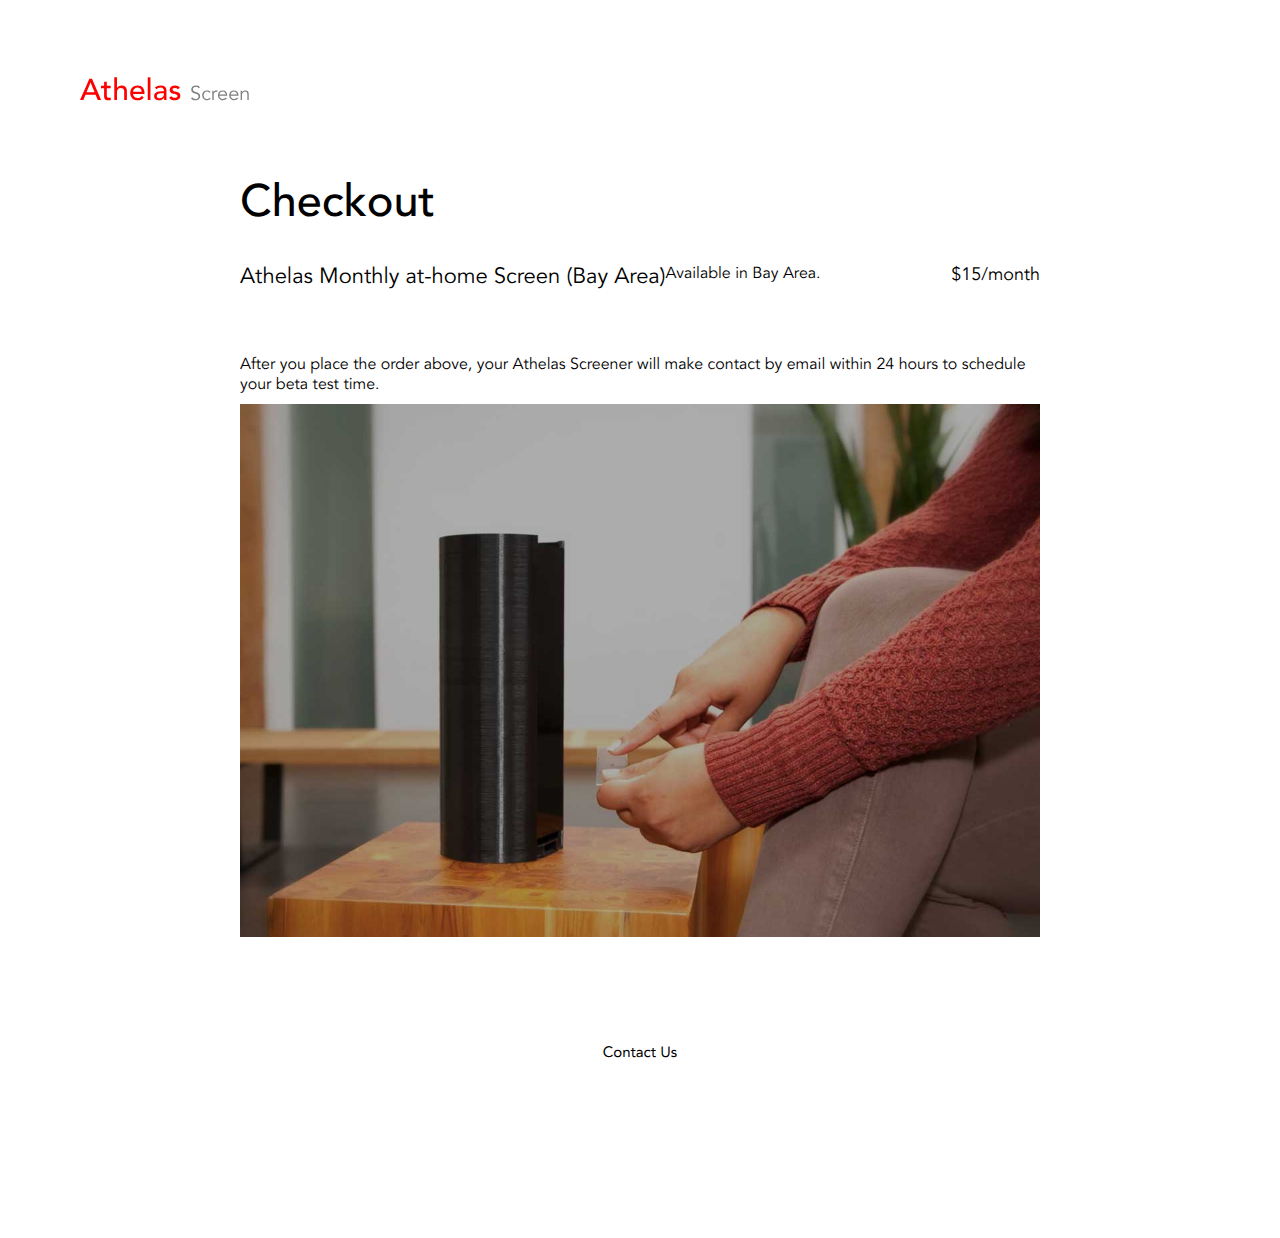
<file: startscreen/index.html>
<!doctype html>
<html lang="en">
<head>

    <!--[if IE]>
    <meta http-equiv="X-UA-Compatible" content="IE=edge">
    <![endif]-->
    
    <meta charset="utf-8">
    <meta name="viewport" content="initial-scale=1, maximum-scale=1, minimum-scale=1, width=device-width">
    <meta name="apple-mobile-web-app-capable" content="yes">
    <meta name="format-detection" content="telephone=no">
    <meta name="apple-touch-fullscreen" content="yes">
    
    <title>Athelas</title>
    
    <meta name="description" content="In-home blood diagnostic">
    <meta name="keywords" content="diagnostic, blood, in-home">
    
    <link rel="shortcut icon" href="../images/favicon.ico">

	<link rel="stylesheet" href="../css/bootstrap.min.css">
    <link rel="stylesheet" href="../css/jquery.fancybox.css">
    <link rel="stylesheet" href="../css/style.css">
    
    <!--Start [ Facebook Pixel Code ]-->
    <script>
		!function(f,b,e,v,n,t,s)
		{if(f.fbq)return;n=f.fbq=function(){n.callMethod?
		n.callMethod.apply(n,arguments):n.queue.push(arguments)};
		if(!f._fbq)f._fbq=n;n.push=n;n.loaded=!0;n.version='2.0';
		n.queue=[];t=b.createElement(e);t.async=!0;
		t.src=v;s=b.getElementsByTagName(e)[0];
		s.parentNode.insertBefore(t,s)}(window,document,'script',
		'https://connect.facebook.net/en_US/fbevents.js');
		 fbq('init', '177526572708600'); 
		fbq('track', 'PageView');
    </script>
    <noscript><img height="1" width="1" alt="Facebook Pixel Code" src="https://www.facebook.com/tr?id=177526572708600&ev=PageView&noscript=1"></noscript>
    <!--End   [ Facebook Pixel Code ]-->


    <!--Start [ Google Tracking Code ]-->
    <script>
        (function(i,s,o,g,r,a,m){i['GoogleAnalyticsObject']=r;i[r]=i[r]||function(){
        (i[r].q=i[r].q||[]).push(arguments)},i[r].l=1*new Date();a=s.createElement(o),
        m=s.getElementsByTagName(o)[0];a.async=1;a.src=g;m.parentNode.insertBefore(a,m)
        })(window,document,'script','https://www.google-analytics.com/analytics.js','ga');
        
        ga('create', 'UA-89650652-1', 'auto');
        ga('send', 'pageview');
    </script>
    <!--End   [ Google Tracking Code ]-->
    
    <script src="https://checkout.stripe.com/checkout.js"></script>



    <!--[if IE]>
    <script src="js/html5.js"></script>
    <![endif]-->

</head>

<body class="page-startscreen">

<h1 class="conceal">Athelas</h1>



<!--Start [ header ]-->
<div class="header">
    <div class="navbar">
        <div class="container-fluid sc">
        
            <div class="navbar-header">
                <button type="button" class="navbar-toggle collapsed" data-toggle="collapse" data-target="#navbar">
                    <span class="sr-only">Toggle navigation</span>
                    <span class="icon-bar"></span>
                    <span class="icon-bar"></span>
                    <span class="icon-bar"></span>
                </button>
                <a class="navbar-brand" href="/">Athelas <span>Screen</span></a>
            </div>
        
            <div class="collapse navbar-collapse" id="navbar">
                <ul class="nav navbar-nav">
                    <li class="visible-xs"><a href="/technology">Technology</a></li>
                    <li class="visible-xs"><a href="/manifesto">Manifesto</a></li>
                    <li class="visible-xs"><a href="/data">Data</a></li>
                    <li class="visible-xs"><a href="/fda">FDA</a></li>
                    <li class="visible-xs"><a href="/contact">Contact Us</a></li>
                </ul>
            </div>
        
        </div>
    </div>
</div>
<!--End   [ header ]-->





<!--Start [ layout ]-->
<div class="layout">
	
    
    <!--Start [ checkout ]-->
    <div class="checkout">
    
    	<div class="container-fluid sc">
        	<div class="row">
            	<div class="col-xs-12">
                	<div class="checkout-content clearfix">
                        
                        <form action="charge.php" method="post">
                        
                            <h2>Checkout</h2>
                            
                            <div class="checkout-heading clearfix">
                                <h3 class="ptitle" Name= "ptitle">Athelas Monthly at-home Screen (Bay Area)</h3>
                                <input type ="hidden" Name="ptitle" value="Athelas">
                                <h3 class="pprice" itemprop="lowPrice" name="pprice">$15/month</h3>
                                <input type="hidden" Name="pprice" value="$15">
                                <p class="pdesc" name="pdesc">Available in Bay Area.</p>
                                <script
                                src="https://checkout.stripe.com/checkout.js" class="stripe-button"
                                data-key="pk_live_i5SJc7cdxBch4ww2uyVXVTEE"
                                data-image="../images/deviceprickregion.png"
                                data-name="Athelas"
                                data-description="Athelas "
                                data-amount="1500"
                                data-billingAddress="true"
                                data-shippingAddress="true"
                                data-label="Order">
                                </script>
                                <input type="hidden" name="pdesc" value="Athelas Monthly at-home Screen">
                            </div>
                            
                            <p class="pdesc" name="pdesc">After you place the order above, your Athelas Screener will make contact by email within 24 hours to schedule your beta test time.</p>
                            <img class="img-responsive" src="../images/background.jpg" alt="background">
                            
                            
                            <div class="pcheck hide">
                                <input type="checkbox" tabindex="3" id="mnthlysub" name="monthlysub" checked>
                                <label for="monthlysub">&nbsp; Athelas Monthly at-home Screen<span name="sprice">$15/mo</span></label>
                                <input type="hidden" name="subplan" value="$15">
                            </div>
                            
                        
                        </form>
  
                        
                    </div>
                </div>
            </div>
        </div>
        
    </div>
    <!--End   [ checkout ]-->
    
    
     
    
    

    
    
   

</div>
<!--End   [ layout ]-->





<!--Start [ footer ]-->
<div class="footer hidden-xs">
    <div class="container-fluid sc">
        <div class="row">
            <div class="col-xs-12">
                <ul>
                    <li><a href="/contact">Contact Us</a></li>
                </ul>
            </div>
        </div>
    </div>
</div>
<!--End   [ footer ]-->





<script>
var h = typeof(window.innerHeight) !== "undefined" ? window.innerHeight : document.documentElement.offsetHeight,
fsJSEle = document.getElementsByClassName("fs");

if(fsJSEle) {
	for(var iJS = 0; iJS < fsJSEle.length; iJS++) {
		fsJSEle[iJS].style.height = h + "px";
	}
}
</script> 

<script src="../js/jquery-2.1.4.min.js"></script>
<script src="../js/bootstrap.min.js"></script>
<script src="../js/jquery.lazyload.min.js"></script>
<script src="../js/jquery.vide.min.js"></script>
<script src="../js/jquery.easing-1.3.pack.js"></script>
<script src="../js/jquery.mousewheel-3.0.6.pack.js"></script>
<script src="../js/jquery.fancybox.js"></script>
<script src="../js/script.js"></script>


<!--[if lte IE 9]><script src="../js/placeholder.js"></script><script>Placeholder.init();</script><![endif]-->
<!--[if lt IE 9]><script src="../js/respond.js"></script><![endif]-->
</body>
</html>
</file>
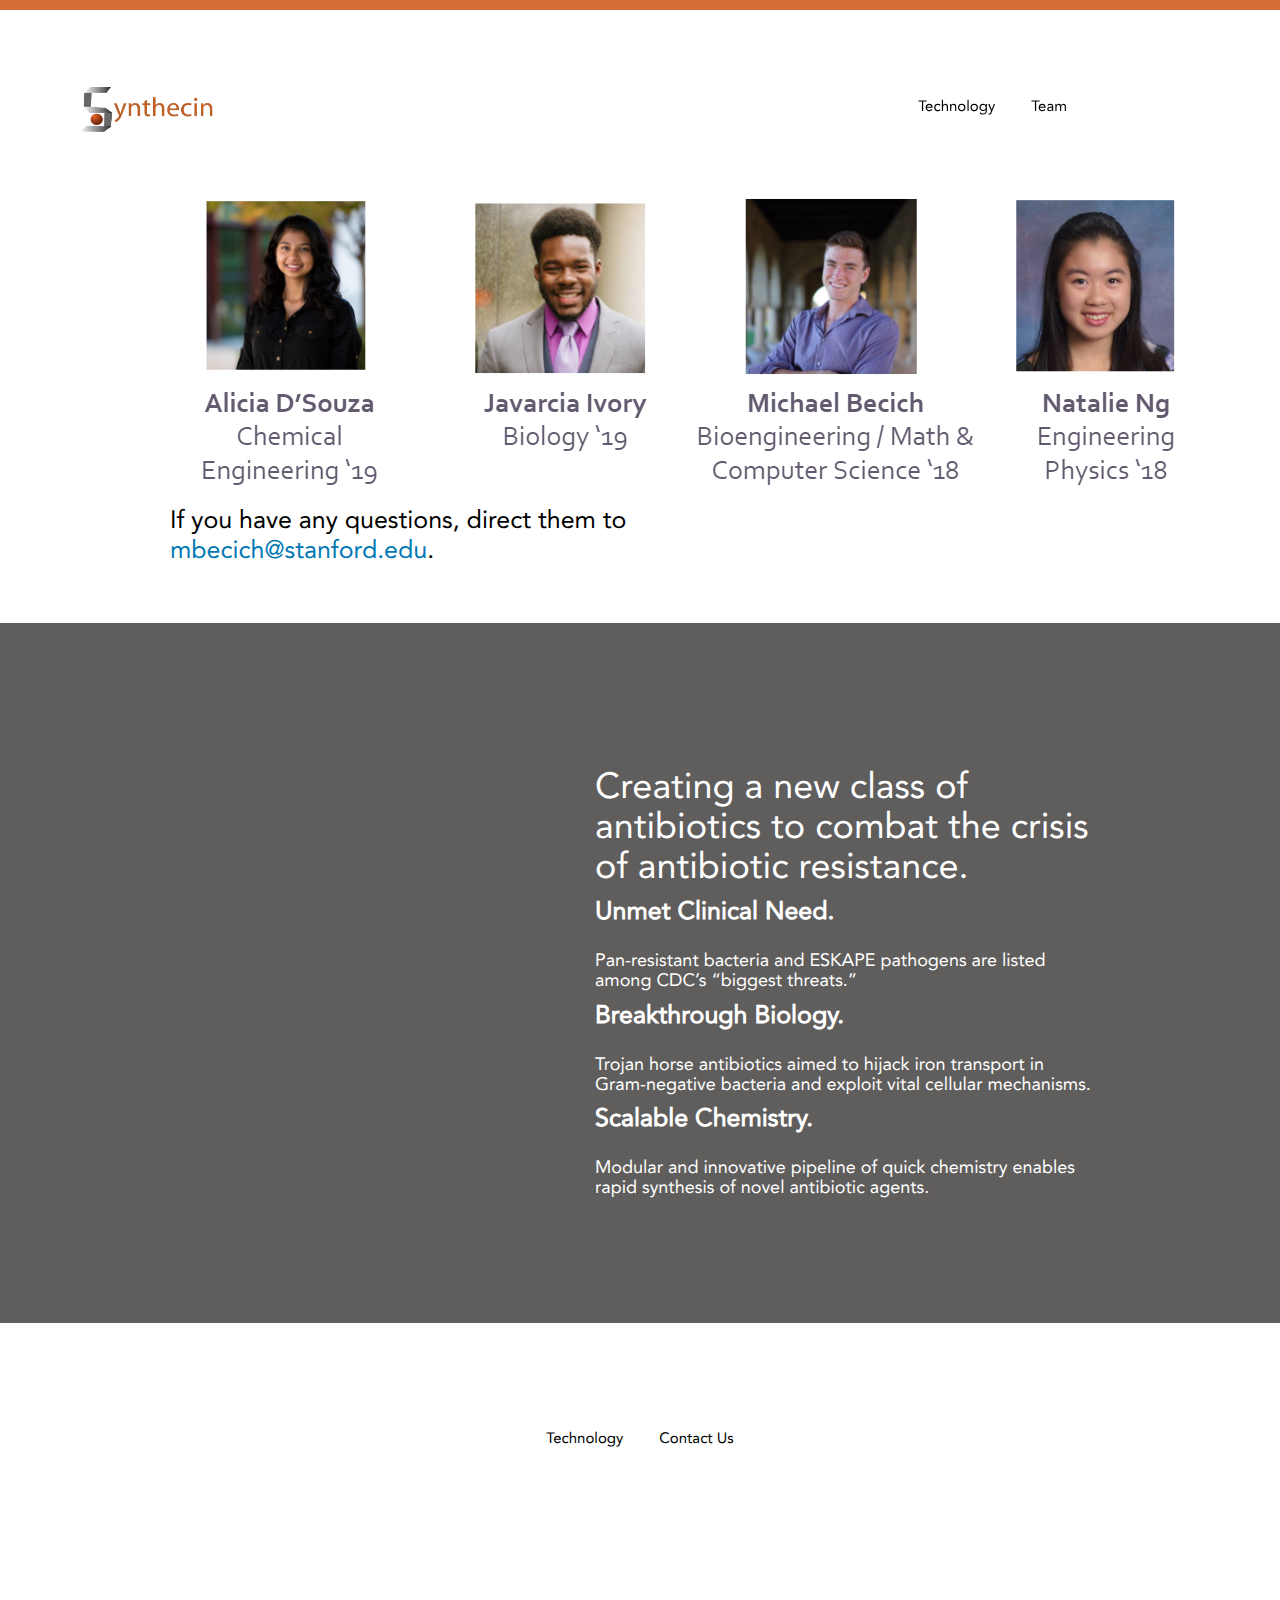
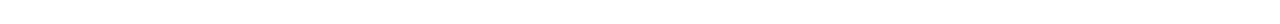
<file: team.html>
<!doctype html>
<html lang="en">
<head>

    <!--[if IE]>
    <meta http-equiv="X-UA-Compatible" content="IE=edge">
    <![endif]-->
    
    <meta charset="utf-8">
    <meta name="viewport" content="initial-scale=1, maximum-scale=1, minimum-scale=1, width=device-width">
    <meta name="apple-mobile-web-app-capable" content="yes">
    <meta name="format-detection" content="telephone=no">
    <meta name="apple-touch-fullscreen" content="yes">
    
    <title>Synthecin</title>
    
    <meta name="description" content="Ironing out a way to fight superbugs.">
    <meta name="keywords" content="antibiotics, Siderophores">
    
    <link rel="shortcut icon" href="images/favicon.ico">

    <link rel="stylesheet" href="css/bootstrap.min.css">
    <link rel="stylesheet" href="css/jquery.fancybox.css">
    <link rel="stylesheet" href="css/style.css">
    
    <!--Start [ Facebook Pixel Code ]-->
    <script>
        !function(f,b,e,v,n,t,s)
        {if(f.fbq)return;n=f.fbq=function(){n.callMethod?
        n.callMethod.apply(n,arguments):n.queue.push(arguments)};
        if(!f._fbq)f._fbq=n;n.push=n;n.loaded=!0;n.version='2.0';
        n.queue=[];t=b.createElement(e);t.async=!0;
        t.src=v;s=b.getElementsByTagName(e)[0];
        s.parentNode.insertBefore(t,s)}(window,document,'script',
        'https://connect.facebook.net/en_US/fbevents.js');
         fbq('init', '177526572708600'); 
        fbq('track', 'PageView');
    </script>
    <noscript><img height="1" width="1" alt="Facebook Pixel Code" src="https://www.facebook.com/tr?id=177526572708600&ev=PageView&noscript=1"></noscript>
    <!--End   [ Facebook Pixel Code ]-->


    <!--Start [ Google Tracking Code ]-->
    <script>
        (function(i,s,o,g,r,a,m){i['GoogleAnalyticsObject']=r;i[r]=i[r]||function(){
        (i[r].q=i[r].q||[]).push(arguments)},i[r].l=1*new Date();a=s.createElement(o),
        m=s.getElementsByTagName(o)[0];a.async=1;a.src=g;m.parentNode.insertBefore(a,m)
        })(window,document,'script','https://www.google-analytics.com/analytics.js','ga');
        
        ga('create', 'UA-89650652-1', 'auto');
        ga('send', 'pageview');
    </script>
    <!--End   [ Google Tracking Code ]-->



    <!--[if IE]>
    <script src="js/html5.js"></script>
    <![endif]-->

</head>

<body class="home-page">

<h1 class="conceal">Synthecin</h1>
<div style="background-color:#d66d39; height: 10px;"></div>


<!--Start [ header ]-->
<div class="header">
    <div class="navbar">
        <div class="container-fluid sc">
        
            <div class="navbar-header">
                <button type="button" class="navbar-toggle collapsed" data-toggle="collapse" data-target="#navbar">
                    <span class="sr-only">Toggle navigation</span>
                    <span class="icon-bar"></span>
                    <span class="icon-bar"></span>
                    <span class="icon-bar"></span>
                </button>
                <a class="navbar-brand" href="/">
                    <img src="Synthecin1.png" style="height: 45px">

                    </img>
                </a>
            </div>
        
            <div class="collapse navbar-collapse" id="navbar" >
                <ul class="nav navbar-nav">
                    <li><a href="technology.html" style="color: black">Technology</a></li>
                    <li><a href="team.html" style="color: black">Team</a></li>
                </ul>
            </div>
        
        </div>
    </div>
</div>
<!--End   [ header ]-->





<!--Start [ layout ]-->
<div class="layout">
    
    
    <!--Start [ home-intro ]-->
    <div class="home-intro">
    

        
    </div>
    <!--End   [ home-intro ]--> 
    
    
    <!--Start [ track-infection ]--> 
    <div class="track-infection">
        <div class="container-fluid sc">
            <div class="row">
                <div class="col-xs-12">
                    <div class="track-infection-content-left">
                    <br>
                    <br>
                    <br>
                    <br>

                        <!-- <h2>Creating a new class of antibiotics to combat the crisis of antibiotic resistance.</h2>
                        <p>Using Synthecin's trojan horse method, Synthecin's therapeutics harness natural mechanisms and deliver antibiotics to gram negative bacteria.</p>
                        <h2>Why Gram-Negative Bacteria?</h2>
                        <p>Superbugs to kill more than cancer by 2050. Since 1990 there has been a discovery void in new classes of antibiotics, creating a threatening situation around the world.</p>
                        <p>By <a href="/technology">linking siderophores to existing antibiotics,<sup>1</sup></a> Synthecin's therapies will invade cell membranes and offer high potential to be a novel class of antibiotics.</p> -->
                       
                         <img src="images/team.png" class="lazyload" alt="superbugs">
                         <h2>If you have any questions, direct them to <a href="mailto:mbecich@stanford.edu?subject=Interest%20in%20Synthecin">mbecich@stanford.edu</a>.</h2>
                        <!-- <p>The WBC (White Blood Cell count) is a powerful clinical marker used to identify infection, monitor inflammation, and screen for Leukemia.</p> -->
                        <!-- <p>Athelas is a low-cost device that generates this count from a drop of blood within your home. Our computer vision algorithms analyze blood morphologies, determining the presence and concentrations of cells.</p> -->
                        <!-- <p>The device has been <a href="/data">clinically validated<sup>1</sup></a> and uses components under <a href="/fda">FDA Class 1 pre-clearance.<sup>2</sup></a></p> -->
                        <!-- <p>Use it to monitor your chemotherapy, track an infection/inflammation, and determine immune strength during immunosuppressing cancer treatments in seconds.</p> -->
                        
                        <!-- <div class="track-infection-media-group clearfix up-down-animating"> -->
                            <!-- <a href="http://jamanetwork.com/journals/jama/article-abstract/400931"> -->
                                <!-- <span class="track-infection-media-ahabig"> -->
                                    <!-- <span class="lazyload-image-loader bg-keep-img black contain"> -->
                                        <!-- <img src="images/blank.gif" class="lazyload" alt="ahabig" data-original="images/ahabig.png"> -->
                                        <!-- <span class="lazyload" data-original="images/ahabig.png"></span> -->
                                    <!-- </span> -->
                                <!-- </span> -->
                            <!-- </a> -->
                            
                            <!-- <a href="http://www.aafp.org/afp/2000/1101/p2053.html"> -->
                                <!-- <span class="track-infection-media-physicianbig"> -->
                                    <!-- <span class="lazyload-image-loader bg-keep-img black contain"> -->
                                        <!-- <img src="images/blank.gif" class="lazyload" alt="physicianbig" data-original="images/physicianbig.png"> -->
                                        <!-- <span class="lazyload" data-original="images/physicianbig.png"></span> -->
                                    <!-- </span> -->
                                <!-- </span> -->
                            <!-- </a> -->
                            
                            <!-- <a href="http://www.bloodjournal.org/content/99/10/3517.short"> -->
                                <!-- <span class="track-infection-media-bloodbig"> -->
                                    <!-- <span class="lazyload-image-loader bg-keep-img black contain"> -->
                                        <!-- <img src="images/blank.gif" class="lazyload" alt="bloodbig" data-original="images/bloodbig.png"> -->
                                        <!-- <span class="lazyload" data-original="images/bloodbig.png"></span> -->
                                    <!-- </span> -->
                                <!-- </span> -->
                            <!-- </a> -->
                            
                            <!-- <a href="http://www.breastcancer.org/treatment/side_effects/low_white_blood_cell"> -->
                                <!-- <span class="track-infection-media-chemobig"> -->
                                    <!-- <span class="lazyload-image-loader bg-keep-img black contain"> -->
                                        <!-- <img src="images/blank.gif" class="lazyload" alt="chemobig" data-original="images/chemobig.png"> -->
                                        <!-- <span class="lazyload" data-original="images/chemobig.png"></span> -->
                                    <!-- </span> -->
                                <!-- </span> -->
                            <!-- </a>    -->
                        <!-- </div> -->
                    <!-- </div> -->
                    
                    <!-- <div class="track-infection-whitedevice"> -->
                        <!-- <span class="track-infection-media"> -->
                            <!-- <span class="lazyload-image-loader bg-keep-img black contain"> -->
                                <!-- <img src="images/blank.gif" class="lazyload" alt="whitedevice" data-original="images/whitedevice.png"> -->
                                <!-- <span class="lazyload" data-original="images/whitedevice.png"></span> -->
                            <!-- </span> -->
                        <!-- </span> -->
                    <!-- </div> -->
                    
                </div>
            </div>
        </div>
    </div>
    <!--End   [ track-infection ]-->
    
    
    <!--Start [ process ]-->
    <div class="process">
    
        <!-- <div class="coverflow"> -->
            <!-- <span class="lazyload-image-loader bg-keep-img black"> -->
                <!-- <img src="images/blank.gif" class="lazyload" alt="coverflow" data-original="images/coverflow.png"> -->
                <!-- <span class="lazyload" data-original="images/coverflow.png"></span> -->
            <!-- </span> -->
        <!-- </div> -->
    
        <!-- <div class="container-fluid sc">
            <div class="row">
                <div class="col-xs-12">
                    <div class="process-content">
                        <h2>Take a drop, place it on a test strip. 2 minutes later, blood test results on a phone. A modern day thermometer for immune health.</h2>
                        <p>A weekly check-in, a monthly screen - all possible within the comfort of a home. Use Athelas to monitor your White Blood Cell count and flag when it's <strong>out of range</strong>. It's a clinical-grade report - one that's been used for decades - now in the palm of your hands.</p>
                        <p>Athelas is rapid and portable like a modern-day thermometer. But it's capable of giving deep insights about your immune system - the White Blood Cell count is powerful enough to monitor chronic illness and broad enough to flag inflammation and general infection.</p>
                    </div>
                </div>
            </div>
        </div> -->
        
        <!-- <div class="process-content-media-wrapper">
            <div class="process-content-media">
                <span class="lazyload-image-loader bg-keep-img black">
                    <img src="images/blank.gif" class="lazyload" alt="temp" data-original="images/temp.png">
                    <span class="lazyload" data-original="images/temp.png"></span>
                </span>
            </div>
        </div> -->
        
    </div>
    <!--End   [ process ]-->
    
    
    <!-- Start [ treatable-diseases ] -->
    <div class="treatable-diseases">
            <div class="row">   
                    <!-- <img class="animated fadeInUp" src="images/main.png"/ heigh="200"> -->
                    <div class="treatable-diseases-content">
                        <h1>Creating a new class of antibiotics to combat the crisis of antibiotic resistance.</h1>
                        <h2><strong>Unmet Clinical Need.</h2>
                        <h4>Pan-resistant bacteria and ESKAPE pathogens are listed among CDC’s “biggest threats.”</h4>
                        <h2><strong>Breakthrough Biology.</h2>
                        <h4>Trojan horse antibiotics aimed to hijack iron transport in Gram-negative bacteria and exploit vital cellular mechanisms.</h4>
                        <h2><strong>Scalable Chemistry.</h2>
                        <h4>Modular and innovative pipeline of quick chemistry enables rapid synthesis of novel antibiotic agents.</h4>
                    </div>
            </div>
        </div>
       <!--  <span class="lazyload-image-loader bg-keep-img black">
            <img src="images/blank.gif" class="lazyload" alt="devicehome" data-original="images/devicehome.png">
            <span class="lazyload" data-original="images/devicehome.png"></span>
        </span> -->
    <!-- End   [ treatable-diseases ] -->
</div>
<!--End   [ layout ]-->





<!--Start [ footer ]-->
<div class="footer hidden-xs">
    <div class="container-fluid sc">
        <div class="row">
            <div class="col-xs-12">
                <ul>
                    <li><a href="technology.html">Technology</a></li>
                    <li><a href="team.html">Contact Us</a></li>
                    <!-- <li><span><a href="/order" class="button blue small">$250 Order</a></span></li> -->
                </ul>
            </div>
        </div>
    </div>
</div>
<!--End   [ footer ]-->





<script>
var h = typeof(window.innerHeight) !== "undefined" ? window.innerHeight : document.documentElement.offsetHeight,
fsJSEle = document.getElementsByClassName("fs");

if(fsJSEle) {
    for(var iJS = 0; iJS < fsJSEle.length; iJS++) {
        fsJSEle[iJS].style.height = h + "px";
    }
}
</script> 

<script src="js/jquery-2.1.4.min.js"></script>
<script src="js/bootstrap.min.js"></script>
<script src="js/jquery.lazyload.min.js"></script>
<script src="js/jquery.vide.min.js"></script>
<script src="js/jquery.easing-1.3.pack.js"></script>
<script src="js/jquery.mousewheel-3.0.6.pack.js"></script>
<script src="js/jquery.fancybox.js"></script>
<script src="js/script.js"></script>


<!--[if lte IE 9]><script src="js/placeholder.js"></script><script>Placeholder.init();</script><![endif]-->
<!--[if lt IE 9]><script src="js/respond.js"></script><![endif]-->
</body>
</html>
</file>
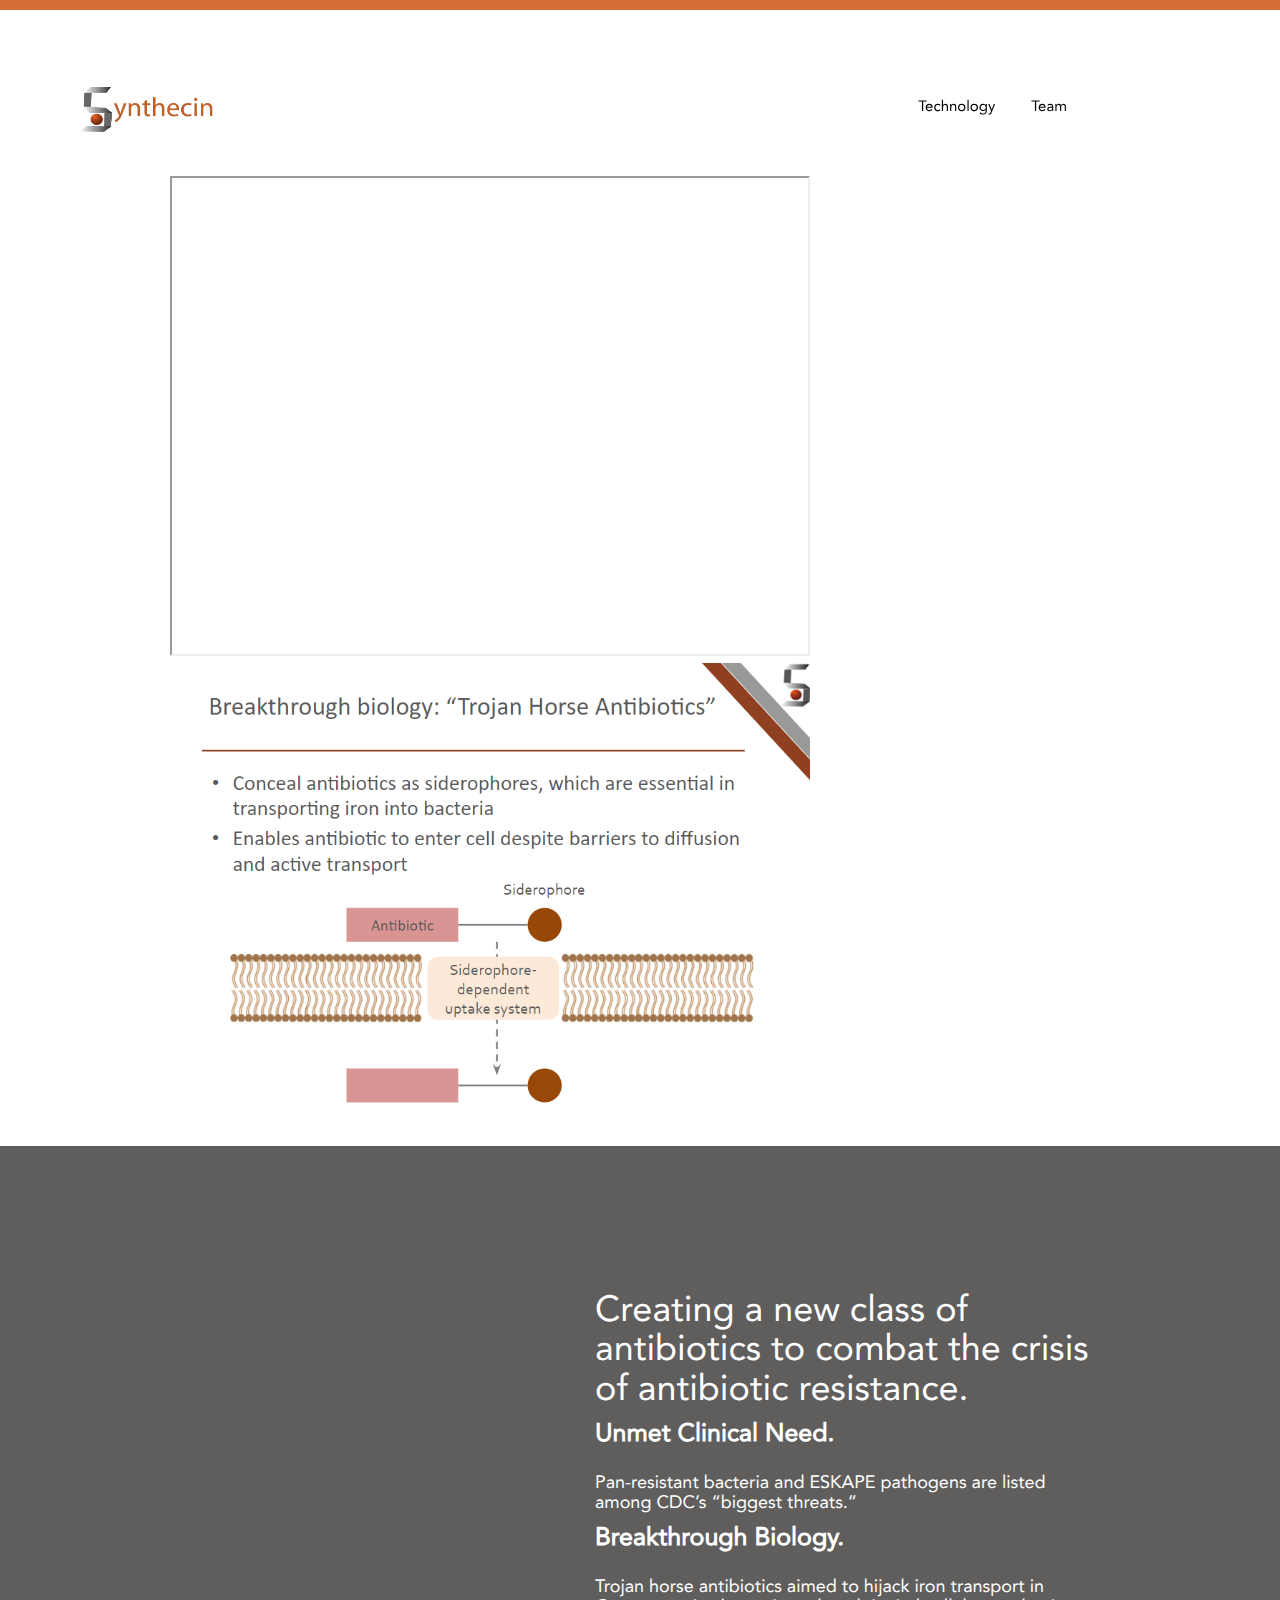
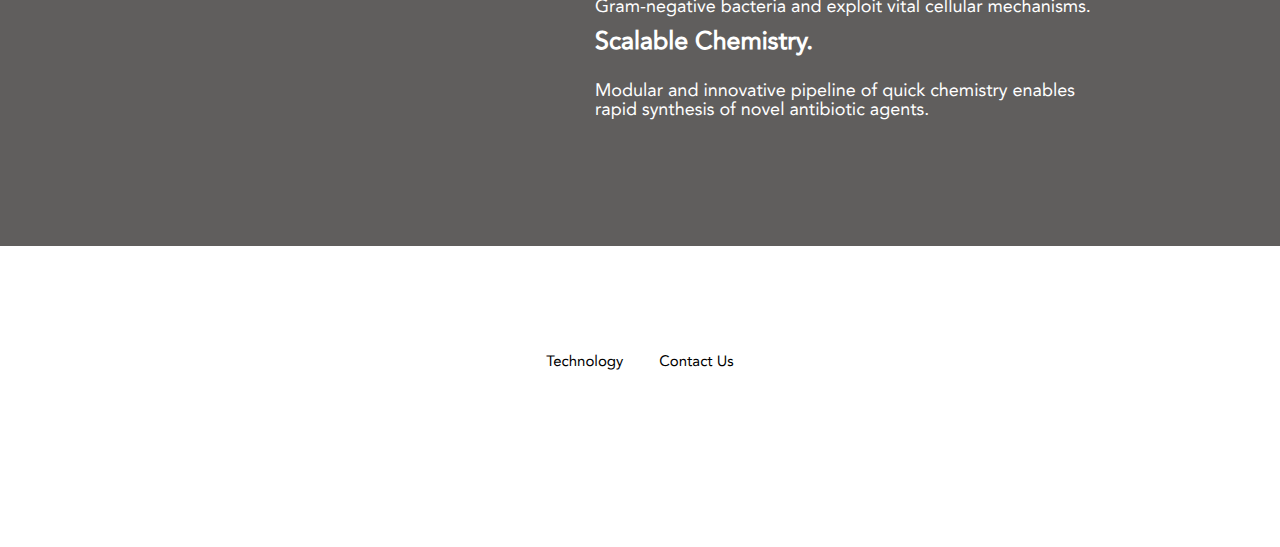
<file: technology.html>
<!doctype html>
<html lang="en">
<head>

    <!--[if IE]>
    <meta http-equiv="X-UA-Compatible" content="IE=edge">
    <![endif]-->
    
    <meta charset="utf-8">
    <meta name="viewport" content="initial-scale=1, maximum-scale=1, minimum-scale=1, width=device-width">
    <meta name="apple-mobile-web-app-capable" content="yes">
    <meta name="format-detection" content="telephone=no">
    <meta name="apple-touch-fullscreen" content="yes">
    
    <title>Synthecin</title>
    
    <meta name="description" content="Ironing out a way to fight superbugs.">
    <meta name="keywords" content="antibiotics, Siderophores">
    
    <link rel="shortcut icon" href="images/favicon.ico">

    <link rel="stylesheet" href="css/bootstrap.min.css">
    <link rel="stylesheet" href="css/jquery.fancybox.css">
    <link rel="stylesheet" href="css/style.css">
    
    <!--Start [ Facebook Pixel Code ]-->
    <script>
        !function(f,b,e,v,n,t,s)
        {if(f.fbq)return;n=f.fbq=function(){n.callMethod?
        n.callMethod.apply(n,arguments):n.queue.push(arguments)};
        if(!f._fbq)f._fbq=n;n.push=n;n.loaded=!0;n.version='2.0';
        n.queue=[];t=b.createElement(e);t.async=!0;
        t.src=v;s=b.getElementsByTagName(e)[0];
        s.parentNode.insertBefore(t,s)}(window,document,'script',
        'https://connect.facebook.net/en_US/fbevents.js');
         fbq('init', '177526572708600'); 
        fbq('track', 'PageView');
    </script>
    <noscript><img height="1" width="1" alt="Facebook Pixel Code" src="https://www.facebook.com/tr?id=177526572708600&ev=PageView&noscript=1"></noscript>
    <!--End   [ Facebook Pixel Code ]-->


    <!--Start [ Google Tracking Code ]-->
    <script>
        (function(i,s,o,g,r,a,m){i['GoogleAnalyticsObject']=r;i[r]=i[r]||function(){
        (i[r].q=i[r].q||[]).push(arguments)},i[r].l=1*new Date();a=s.createElement(o),
        m=s.getElementsByTagName(o)[0];a.async=1;a.src=g;m.parentNode.insertBefore(a,m)
        })(window,document,'script','https://www.google-analytics.com/analytics.js','ga');
        
        ga('create', 'UA-89650652-1', 'auto');
        ga('send', 'pageview');
    </script>
    <!--End   [ Google Tracking Code ]-->



    <!--[if IE]>
    <script src="js/html5.js"></script>
    <![endif]-->

</head>

<body class="home-page">

<h1 class="conceal">Synthecin</h1>
<div style="background-color:#d66d39; height: 10px;"></div>


<!--Start [ header ]-->
<div class="header">
    <div class="navbar">
        <div class="container-fluid sc">
        
            <div class="navbar-header">
                <button type="button" class="navbar-toggle collapsed" data-toggle="collapse" data-target="#navbar">
                    <span class="sr-only">Toggle navigation</span>
                    <span class="icon-bar"></span>
                    <span class="icon-bar"></span>
                    <span class="icon-bar"></span>
                </button>
                <a class="navbar-brand" href="/">
                    <img src="Synthecin1.png" style="height: 45px">

                    </img>
                </a>
            </div>
        
            <div class="collapse navbar-collapse" id="navbar" >
                <ul class="nav navbar-nav">
                    <li><a href="technology.html" style="color: black">Technology</a></li>
                    <li><a href="team.html" style="color: black">Team</a></li>
                </ul>
            </div>
        
        </div>
    </div>
</div>
<!--End   [ header ]-->





<!--Start [ layout ]-->
<div class="layout">
    
    
    <!--Start [ home-intro ]-->
    <div class="home-intro">
    

        
    </div>
    <!--End   [ home-intro ]--> 
    
    
    <!--Start [ track-infection ]--> 
    <div class="track-infection">
        <div class="container-fluid sc">
            <div class="row">
                <div class="col-xs-12">
                    <div class="track-infection-content-left">
                    <br>
                    <br>
                    <br>
                    <br>
                        <iframe src="https://drive.google.com/file/d/0B8HSfREwufYsRTNqSjdOV2J1aGJRc1FyMldwUXhfT2QwLVJJ/preview" width="640" height="480"></iframe>
                        <!-- <h2>Creating a new class of antibiotics to combat the crisis of antibiotic resistance.</h2>
                        <p>Using Synthecin's trojan horse method, Synthecin's therapeutics harness natural mechanisms and deliver antibiotics to gram negative bacteria.</p>
                        <h2>Why Gram-Negative Bacteria?</h2>
                        <p>Superbugs to kill more than cancer by 2050. Since 1990 there has been a discovery void in new classes of antibiotics, creating a threatening situation around the world.</p>
                        <p>By <a href="/technology">linking siderophores to existing antibiotics,<sup>1</sup></a> Synthecin's therapies will invade cell membranes and offer high potential to be a novel class of antibiotics.</p> -->
                         <img src="images/tech.png" class="lazyload" alt="superbugs" width="640">


                        <!-- <p>The WBC (White Blood Cell count) is a powerful clinical marker used to identify infection, monitor inflammation, and screen for Leukemia.</p> -->
                        <!-- <p>Athelas is a low-cost device that generates this count from a drop of blood within your home. Our computer vision algorithms analyze blood morphologies, determining the presence and concentrations of cells.</p> -->
                        <!-- <p>The device has been <a href="/data">clinically validated<sup>1</sup></a> and uses components under <a href="/fda">FDA Class 1 pre-clearance.<sup>2</sup></a></p> -->
                        <!-- <p>Use it to monitor your chemotherapy, track an infection/inflammation, and determine immune strength during immunosuppressing cancer treatments in seconds.</p> -->
                        
                        <!-- <div class="track-infection-media-group clearfix up-down-animating"> -->
                            <!-- <a href="http://jamanetwork.com/journals/jama/article-abstract/400931"> -->
                                <!-- <span class="track-infection-media-ahabig"> -->
                                    <!-- <span class="lazyload-image-loader bg-keep-img black contain"> -->
                                        <!-- <img src="images/blank.gif" class="lazyload" alt="ahabig" data-original="images/ahabig.png"> -->
                                        <!-- <span class="lazyload" data-original="images/ahabig.png"></span> -->
                                    <!-- </span> -->
                                <!-- </span> -->
                            <!-- </a> -->
                            
                            <!-- <a href="http://www.aafp.org/afp/2000/1101/p2053.html"> -->
                                <!-- <span class="track-infection-media-physicianbig"> -->
                                    <!-- <span class="lazyload-image-loader bg-keep-img black contain"> -->
                                        <!-- <img src="images/blank.gif" class="lazyload" alt="physicianbig" data-original="images/physicianbig.png"> -->
                                        <!-- <span class="lazyload" data-original="images/physicianbig.png"></span> -->
                                    <!-- </span> -->
                                <!-- </span> -->
                            <!-- </a> -->
                            
                            <!-- <a href="http://www.bloodjournal.org/content/99/10/3517.short"> -->
                                <!-- <span class="track-infection-media-bloodbig"> -->
                                    <!-- <span class="lazyload-image-loader bg-keep-img black contain"> -->
                                        <!-- <img src="images/blank.gif" class="lazyload" alt="bloodbig" data-original="images/bloodbig.png"> -->
                                        <!-- <span class="lazyload" data-original="images/bloodbig.png"></span> -->
                                    <!-- </span> -->
                                <!-- </span> -->
                            <!-- </a> -->
                            
                            <!-- <a href="http://www.breastcancer.org/treatment/side_effects/low_white_blood_cell"> -->
                                <!-- <span class="track-infection-media-chemobig"> -->
                                    <!-- <span class="lazyload-image-loader bg-keep-img black contain"> -->
                                        <!-- <img src="images/blank.gif" class="lazyload" alt="chemobig" data-original="images/chemobig.png"> -->
                                        <!-- <span class="lazyload" data-original="images/chemobig.png"></span> -->
                                    <!-- </span> -->
                                <!-- </span> -->
                            <!-- </a>    -->
                        <!-- </div> -->
                    <!-- </div> -->
                    
                    <!-- <div class="track-infection-whitedevice"> -->
                        <!-- <span class="track-infection-media"> -->
                            <!-- <span class="lazyload-image-loader bg-keep-img black contain"> -->
                                <!-- <img src="images/blank.gif" class="lazyload" alt="whitedevice" data-original="images/whitedevice.png"> -->
                                <!-- <span class="lazyload" data-original="images/whitedevice.png"></span> -->
                            <!-- </span> -->
                        <!-- </span> -->
                    <!-- </div> -->
                    
                </div>
            </div>
        </div>
    </div>
    <!--End   [ track-infection ]-->
    
    
    <!--Start [ process ]-->
    <div class="process">
    
        <!-- <div class="coverflow"> -->
            <!-- <span class="lazyload-image-loader bg-keep-img black"> -->
                <!-- <img src="images/blank.gif" class="lazyload" alt="coverflow" data-original="images/coverflow.png"> -->
                <!-- <span class="lazyload" data-original="images/coverflow.png"></span> -->
            <!-- </span> -->
        <!-- </div> -->
    
        <!-- <div class="container-fluid sc">
            <div class="row">
                <div class="col-xs-12">
                    <div class="process-content">
                        <h2>Take a drop, place it on a test strip. 2 minutes later, blood test results on a phone. A modern day thermometer for immune health.</h2>
                        <p>A weekly check-in, a monthly screen - all possible within the comfort of a home. Use Athelas to monitor your White Blood Cell count and flag when it's <strong>out of range</strong>. It's a clinical-grade report - one that's been used for decades - now in the palm of your hands.</p>
                        <p>Athelas is rapid and portable like a modern-day thermometer. But it's capable of giving deep insights about your immune system - the White Blood Cell count is powerful enough to monitor chronic illness and broad enough to flag inflammation and general infection.</p>
                    </div>
                </div>
            </div>
        </div> -->
        
        <!-- <div class="process-content-media-wrapper">
            <div class="process-content-media">
                <span class="lazyload-image-loader bg-keep-img black">
                    <img src="images/blank.gif" class="lazyload" alt="temp" data-original="images/temp.png">
                    <span class="lazyload" data-original="images/temp.png"></span>
                </span>
            </div>
        </div> -->
        
    </div>
    <!--End   [ process ]-->
    
    
    <!-- Start [ treatable-diseases ] -->
    <div class="treatable-diseases">
            <div class="row">   
                    <!-- <img class="animated fadeInUp" src="images/main.png"/ heigh="200"> -->
                    <div class="treatable-diseases-content">
                        <h1>Creating a new class of antibiotics to combat the crisis of antibiotic resistance.</h1>
                        <h2><strong>Unmet Clinical Need.</h2>
                        <h4>Pan-resistant bacteria and ESKAPE pathogens are listed among CDC’s “biggest threats.”</h4>
                        <h2><strong>Breakthrough Biology.</h2>
                        <h4>Trojan horse antibiotics aimed to hijack iron transport in Gram-negative bacteria and exploit vital cellular mechanisms.</h4>
                        <h2><strong>Scalable Chemistry.</h2>
                        <h4>Modular and innovative pipeline of quick chemistry enables rapid synthesis of novel antibiotic agents.</h4>
                    </div>
            </div>
        </div>
       <!--  <span class="lazyload-image-loader bg-keep-img black">
            <img src="images/blank.gif" class="lazyload" alt="devicehome" data-original="images/devicehome.png">
            <span class="lazyload" data-original="images/devicehome.png"></span>
        </span> -->
    <!-- End   [ treatable-diseases ] -->
</div>
<!--End   [ layout ]-->





<!--Start [ footer ]-->
<div class="footer hidden-xs">
    <div class="container-fluid sc">
        <div class="row">
            <div class="col-xs-12">
                <ul>
                    <li><a href="technology.html">Technology</a></li>
                    <li><a href="team.html">Contact Us</a></li>
                    <!-- <li><span><a href="/order" class="button blue small">$250 Order</a></span></li> -->
                </ul>
            </div>
        </div>
    </div>
</div>
<!--End   [ footer ]-->





<script>
var h = typeof(window.innerHeight) !== "undefined" ? window.innerHeight : document.documentElement.offsetHeight,
fsJSEle = document.getElementsByClassName("fs");

if(fsJSEle) {
    for(var iJS = 0; iJS < fsJSEle.length; iJS++) {
        fsJSEle[iJS].style.height = h + "px";
    }
}
</script> 

<script src="js/jquery-2.1.4.min.js"></script>
<script src="js/bootstrap.min.js"></script>
<script src="js/jquery.lazyload.min.js"></script>
<script src="js/jquery.vide.min.js"></script>
<script src="js/jquery.easing-1.3.pack.js"></script>
<script src="js/jquery.mousewheel-3.0.6.pack.js"></script>
<script src="js/jquery.fancybox.js"></script>
<script src="js/script.js"></script>


<!--[if lte IE 9]><script src="js/placeholder.js"></script><script>Placeholder.init();</script><![endif]-->
<!--[if lt IE 9]><script src="js/respond.js"></script><![endif]-->
</body>
</html>
</file>
<file: css/style.css>
@font-face{ 
	font-family: 'NoSpace';
	src: url('../fonts/zerowidthspaces.eot');
	src: url('../fonts/zerowidthspaces.eot?#iefix') format('embedded-opentype'),
	     url('../fonts/zerowidthspaces.woff') format('woff'),
	     url('../fonts/zerowidthspaces.ttf') format('truetype'),
	     url('../fonts/zerowidthspaces.svg#NoSpace') format('svg');
} 

@font-face {
    font-family: 'AvenirRoman';
    src: url('../fonts/AvenirRoman.eot');
    src: url('../fonts/AvenirRoman.eot') format('embedded-opentype'),
         url('../fonts/AvenirRoman.woff2') format('woff2'),
         url('../fonts/AvenirRoman.woff') format('woff'),
         url('../fonts/AvenirRoman.ttf') format('truetype'),
         url('../fonts/AvenirRoman.svg#AvenirRoman') format('svg');
	font-weight: normal;
    font-style: normal;
}

@font-face {
    font-family: 'AvenirBook';
    src: url('../fonts/AvenirBook.eot');
    src: url('../fonts/AvenirBook.eot') format('embedded-opentype'),
         url('../fonts/AvenirBook.woff2') format('woff2'),
         url('../fonts/AvenirBook.woff') format('woff'),
         url('../fonts/AvenirBook.ttf') format('truetype'),
         url('../fonts/AvenirBook.svg#AvenirBook') format('svg');
	font-weight: normal;
    font-style: normal;
}

@font-face {
    font-family: 'AvenirLight';
    src: url('../fonts/AvenirLight.eot');
    src: url('../fonts/AvenirLight.eot') format('embedded-opentype'),
         url('../fonts/AvenirLight.woff2') format('woff2'),
         url('../fonts/AvenirLight.woff') format('woff'),
         url('../fonts/AvenirLight.ttf') format('truetype'),
         url('../fonts/AvenirLight.svg#AvenirLight') format('svg');
	font-weight: normal;
    font-style: normal;
}

@font-face {
    font-family: 'AvenirMedium';
    src: url('../fonts/AvenirMedium.eot');
    src: url('../fonts/AvenirMedium.eot') format('embedded-opentype'),
         url('../fonts/AvenirMedium.woff2') format('woff2'),
         url('../fonts/AvenirMedium.woff') format('woff'),
         url('../fonts/AvenirMedium.ttf') format('truetype'),
         url('../fonts/AvenirMedium.svg#AvenirMedium') format('svg');
	font-weight: normal;
    font-style: normal;
}

@font-face {
    font-family: 'AvenirHeavy';
    src: url('../fonts/AvenirHeavy.eot');
    src: url('../fonts/AvenirHeavy.eot') format('embedded-opentype'),
         url('../fonts/AvenirHeavy.woff2') format('woff2'),
         url('../fonts/AvenirHeavy.woff') format('woff'),
         url('../fonts/AvenirHeavy.ttf') format('truetype'),
         url('../fonts/AvenirHeavy.svg#AvenirHeavy') format('svg');
	font-weight: normal;
    font-style: normal;
}

@font-face {
    font-family: 'AvenirBlack';
    src: url('../fonts/AvenirBlack.eot');
    src: url('../fonts/AvenirBlack.eot') format('embedded-opentype'),
         url('../fonts/AvenirBlack.woff2') format('woff2'),
         url('../fonts/AvenirBlack.woff') format('woff'),
         url('../fonts/AvenirBlack.ttf') format('truetype'),
         url('../fonts/AvenirBlack.svg#AvenirBlack') format('svg');
	font-weight: normal;
    font-style: normal;
}



a{cursor:pointer;outline:none;text-decoration:none;color:#0078b4;}
input[type="text"], input[type="email"], input[type="password"],input[type="number"], input[type="tel"], input[type="button"],input[type="reset"],input[type="submit"], button{-webkit-font-smoothing:antialiased;-moz-font-smoothing:antialiased; font-family: 'AvenirRoman'; -webkit-appearance:none; font-weight:normal;}
body,html{position:relative;background:#fff; font-size:1em;}
html.mobile, html.mobile body{overflow-x:hidden;}
body{min-width:320px;-webkit-font-smoothing: antialiased;-moz-osx-font-smoothing: grayscale;text-rendering: optimizeLegibility;text-rendering: geometricPrecision;font-smooth: always;font-smoothing: antialiased;font-family: 'AvenirRoman'; font-weight:400;overflow-x:hidden;}
::-webkit-input-placeholder {color: #294767;opacity:0.5;font-style:600;}
:-moz-placeholder {color: #294767;opacity:0.5;font-style:600;}
::-moz-placeholder {color: #294767;opacity:0.5;font-style:600;}
:-ms-input-placeholder {color: #294767;opacity:0.5;font-style:600;}
input[type=number]::-webkit-inner-spin-button, 
input[type=number]::-webkit-outer-spin-button { -webkit-appearance: none;   margin: 0; }
input[type=number]{ -moz-appearance: none; -moz-appearance: textfield;margin: 0;} 
.conceal{border: 0;clip: rect(0 0 0 0);height: 1px;margin: -1px 0 0 0;overflow: hidden;padding: 0;width: 100%;text-indent: -9999px;}





/*button*/
.button-spacer{font-family: 'NoSpace'; font-size: 1em; line-height: normal;}
.button{display:inline-block; border:none; cursor:pointer; font-family:Arial, sans-serif; font-weight:normal; font-style:normal; text-align:center; font-size:0.875em;text-shadow:none;padding: 0.714em 1.429em; margin:0; min-height:2.571em; color:#fff; background-color:#666; text-decoration:none !important; -webkit-border-radius: 2em;-moz-border-radius: 2em;border-radius: 2em; line-height:normal; overflow:hidden;}
.button.small{font-size:0.625em; padding:1em 2em; min-height:3.200em;}
.button.hover, .button:focus{background-image:none; background-color:#333;}
.button.active, .button:active{background-color:#000;}

.button.blue{color:#fff; background-color:#3498db;}
.button.blue:hover, .button.blue:focus{background-image:none; background-color:#3cb0fd;}
.button.blue.active, .button.blue:active{background-image:none; background-color:#186da5;}

.button.transparent{color:#fff; background-color:transparent;}
.button.transparent:hover, .button.transparent:focus{background-image:none; background-color:transparent; opacity:.5;}
.button.transparent.active, .button.transparent:active{background-image:none; background-color:transparent; opacity:.5;}


.button.disabled, .button[disabled]{cursor:not-allowed; opacity:.5; filter:alpha(opacity=50);}


.layout{position:relative; z-index:0;}
.fs-table{width:100%;height:100%;display:table;}
.fs-cell{width:100%;height:100%;display:table-cell;vertical-align:middle;text-align:center;}
.fs-table.valign-bottom .fs-cell{vertical-align:bottom;}
.container{width:auto; max-width:750px; margin:0 auto;} 
.no-padding{padding:0 !important;}
.sc{padding-left:0; padding-right:0;}
.sc > .row{margin-left:0; margin-right:0;}
.sc > .row > [class*="col-"]{padding-left:0; padding-right:0;}





/*for lazyload images*/
.lazyload-image-loader{position: absolute;top: 0;left: 0;bottom: 0;right: 0;}
.lazyload-image-loader:before{opacity:1;filter:alpha(opacity=100);background-image:url(../images/lazy-loader.gif);background-repeat:no-repeat;background-position:center center;background-size:24px auto;top:0;left:0;bottom:0;right:0;position:absolute;display:block;content:"";-webkit-transition: opacity 1s;transition: opacity 1s;}
.lazyload-image-loader .lazyload{opacity:0;filter:alpha(opacity=0);width:100%;height:100%;background-repeat: no-repeat;background-size: cover;background-position: center center;display:block;-webkit-transition: opacity 1s;transition: opacity 1s;}
.lazyload-image-loader.loaded .lazyload{opacity:1;filter:alpha(opacity=100);}
.lazyload-image-loader.loaded:before{opacity:0;filter:alpha(opacity=0);} 
.lazyload-image-loader.black:before{background-image:url(../images/lazy-loader-black.gif);}
.lazyload-image-loader.bg-keep-img img.lazyload{position:absolute;top:0;left:0;opacity:0;filter:alpha(opacity=0);}
.lazyload-image-loader.contain .lazyload{background-size:contain;}
.lazyload-image-loader.no-loader:before{background-image:none !important;} 





/*header*/
.header{position:absolute; top:0; left:0; width:100%; min-width:320px; -webkit-backface-visibility:hidden; z-index:2; padding:2.750em 0 0 0;}
.header .navbar{margin:0; padding:0; border:none; background:none; position:relative;}
.header .navbar-header{margin-left:80px;}
.header .navbar-brand{display:block; font-size:1.875em; color:#fff !important; height:auto; text-decoration:none !important; margin:0 !important; padding:0.150em 0; line-height:normal; font-family: 'AvenirMedium'; font-weight:normal;}

.header .navbar-collapse{padding:0; margin:0 195px 0 0;}
.header .navbar-nav{float:right; padding:0.563em 0; margin:0;}
.header .nav > li > a{display:block; color:#fff; line-height:1.2em; margin:0; padding:0.467em 1.200em; background:none; font-family: 'AvenirRoman'; font-weight:normal; font-size:0.938em; cursor:pointer;}
.header .nav > li > a:hover,
.header .nav > li > a:focus,
.header .nav > li > a:active{background:none; opacity:.5;}
.header .nav > li > span{display:block; margin:0 0 0 1.063em;}
.header .nav > li > span a{display:block;}

.header .navbar-toggle{margin-right:0;}
.header .navbar-toggle .icon-bar{background-color:#fff;}





/*footer*/
.footer{position:relative; z-index:0; background-color:#fff; text-align:center; padding:100px 0 0 0; height:300px;}
.footer ul{display:block; list-style:none; margin:0; padding:0; font-family: 'NoSpace'; line-height:0;}
.footer ul li{display:inline-block; margin:0; padding:0; overflow:hidden;}
.footer ul li > a{display:block; color:#000; line-height:1.2em; margin:0; padding:0.467em 1.200em; background:none; font-family: 'AvenirRoman'; font-weight:normal; font-size:0.938em;}
.footer ul li > a:hover,
.footer ul li > a:focus,
.footer ul li > a:active{background:none;}
.footer ul li > span{display:block; margin:0 0 0 1.063em;}
.footer ul li > span a{display:block;}





/*home*/
.home-intro{position:relative; background-color:rgba(0, 0, 0, .6); z-index:0;}
.home-intro-video{position:absolute; top:0; left:0; width:100%; height:100%; z-index:0; -webkit-backface-visibility:hidden;}
.home-intro-video-overlay{position:absolute; top:0; left:0; width:100%; height:100%; z-index:1; -webkit-backface-visibility:hidden; opacity:0.6; background-color:#000;}
.home-intro > .sc{position:relative; z-index:2;}
.home-intro .fs-cell{vertical-align:top; padding-top:8.313em;}

.home-intro-content{float:right; margin:130px 200px 150px 0; color:#fff; text-align:left;}
.introducing-screen-link{font-size:0.938em; display:block; line-height:1.2em; margin:0 0 1.867em 0; padding:0; color:#fff !important; text-decoration:none !important; font-weight:normal;}
.introducing-screen-link strong{font-family: 'AvenirHeavy'; font-weight:normal;}
.introducing-screen-link span{background-color:#ffa500; padding:4px 5px 3px 5px; font-size:0.667em; display:inline-block; line-height:normal; margin:0 4px 0 0;}
.introducing-screen-link:hover,
.introducing-screen-link:focus{opacity:.5;}
.home-intro-content h2{margin:0 0 1.033em 0; padding:0; line-height:1.2em; font-weight:normal; font-size:1.875em;}
.home-intro-content p{font-size:1.125em; line-height:1.2em; max-width:400px; margin:0 0 4.444em 0;}
.home-intro-content p a{color:#93f0ff !important; text-decoration:none !important;}
.home-intro-content p a:hover,
.home-intro-content p a:focus{opacity:.5;}
.home-intro-content .button{margin:0 0.714em 0 0;}
.home-intro-content .button.transparent{padding-top:0.286em; padding-bottom:0;}
.home-intro-content .button.transparent span{display:block; position:relative; height:2.143em; line-height:2.143em; overflow:hidden; padding:0 0 0 2.500em;}
.home-intro-content .button.transparent span:before{display:block; width:2.143em; height:2.143em; margin:0 0.357em 0 0; background:url(../images/playbutton.png) no-repeat center center; background-size:contain; overflow:hidden; content:" "; position:absolute; top:0; left:0;}





/*track-infection*/
.track-infection{position:relative; background-color:#fff; color:#000; z-index:1;}
.track-infection-content-left{width:50%; float:left; margin:0 0 0 170px; position:relative; z-index:1; padding:4.688em 0 2em 0;}
.track-infection h2{margin:0 0 1em 0; padding:0; font-weight:normal; line-height:1.2em; font-size:1.563em;}
.track-infection p{margin:0 0 1.882em 0; padding:0; font-weight:normal; line-height:1.26em; font-size:1.063em; color:#636363;}
.track-infection p a{color:#3cb0fd; text-decoration:none; display:inline-block;}
.track-infection p a:hover,
.track-infection p a:focus{text-decoration:underline;}

.track-infection-media-group{padding:1.750em 0 0 0;}
.track-infection-media-group a{display:block; float:left; width:20%; margin:5px 0 0 30px; -webkit-box-shadow: 10px 11px 32px -2px rgba(0,0,0,0.64); -moz-box-shadow: 10px 11px 32px -2px rgba(0,0,0,0.64);box-shadow: 10px 11px 32px -2px rgba(0,0,0,0.64); background-color:#fff;}
.track-infection-media-group a:first-child{margin-left:0;}
.track-infection-media-ahabig{width:100%; position:relative; padding-top:198.8%; display:block;}
.track-infection-media-physicianbig{width:100%; position:relative; padding-top:130.8%; display:block;}
.track-infection-media-bloodbig{width:100%; position:relative; padding-top:168%; display:block;}
.track-infection-media-chemobig{width:100%; position:relative; padding-top:99.2%; display:block;}

.track-infection-whitedevice{position:absolute; bottom:0; right:0; z-index:0; -webkit-backface-visibility:hidden; width:37%;}
.track-infection-media{width:100%; padding-top:135.5%; position:relative; display:block;}





/*process*/
.process{position:relative; background-color:#fff;}
.coverflow{position:relative; width:100%; padding-top:31.8%; background-color:#b5b5b5;}
.process > .sc{position:relative; z-index:1;}
.process-content{width:80%; margin-left:170px; padding:4.938em 0 0 0;}
.process-content h2{margin:0 0 0.960em 0; padding:0; line-height:1.2em; font-size:1.563em; width:80%; font-weight:normal; color:#000;}
.process-content p{margin:0 0 1.500em 0; padding:0; line-height:1.16em; font-size:1.250em; color:#969696; font-weight:normal;}
.process-content p strong{font-family: 'AvenirHeavy'; font-weight:normal;}
.process-content-media-wrapper{margin-left:120px; width:80%;}
.process-content-media{width:100%; position:relative; padding-top:31.4%;}





/*treatable-diseases*/
.treatable-diseases{position:relative; height:700px; background-color:#605e5d;}
.treatable-diseases > .sc{position:relative; z-index:1;}
.treatable-diseases > .lazyload-image-loader{z-index:0;}
.treatable-diseases > .lazyload-image-loader .lazyload{background-position:center top;}
.treatable-diseases-content{color:#fff; max-width:500px; margin:125px 200px 0 0; float:right;}
.treatable-diseases-content h2{margin:0 0 0.960em 0; padding:0; line-height:1.2em; font-weight:normal; font-size:1.563em;}
.treatable-diseases-content p{margin:0 0 1em 0; padding:0; line-height:1.2em; font-weight:normal; font-size:1em;}
.treatable-diseases-content p strong{font-family: 'AvenirHeavy'; font-weight:normal;}
.treatable-diseases-content .button-spacer{padding-top:2.188em;}





/*banner*/
.banner{position:relative; background-color:#090403; height:450px;}
.banner > .lazyload-image-loader{z-index:0;}
.banner > .sc{position:relative; z-index:1;}
.banner-content{color:#fff; padding:16.688em 100px 5em 100px;}
.banner-content h2{margin:0; padding:0; line-height:1.2em; font-size:1.875em; font-weight:normal;}





/*content*/
.content{position:relative; background-color:#fff; padding:2em 0 2em 100px;}
.content-inner{width:80%;}
.content p{color:#636363; font-size:1.063em; line-height:1.26em; margin:0 0 1.882em 0; padding:0; font-weight:normal;}
.content a{color:#32aceb; text-decoration:underline;}
.content a:hover,
.content a:focus{text-decoration:none;}
.content strong{font-family: 'AvenirHeavy'; font-weight:normal;}
.img{max-width:100%; height:auto;}
.img-network{display:block; margin:0 0 2.313em 100px; padding:0;}
.page-manifesto .content p{margin-bottom:1em;}
.page-contact .content p{margin-bottom:1.588em;}
.page-contact .content .address p{margin-bottom:1.176em;}
.address{padding-left:100px;}

.heading-3{padding:3.500em 0 5.250em 0;}
.heading-3 h3{margin:0; padding:0; line-height:1.24em; font-weight:normal; color:#565656; font-size:1.750em; float:left; width:75%;}
.img-fda510k{max-width:200px; margin:7px 0 0 30px;}
.page-fda .content p{color:#777; font-size:1.250em; line-height:1.16em;}
.page-fda .content a{text-decoration:none;}
.page-fda .content a:hover,
.page-fda .content a:focus{text-decoration:underline;}
.img-fda-products{max-width:250px; margin:0 0 1.625em 0;}

.page-fda .content h4{width:75%; margin:0 0 1.036em 0; padding:0; line-height:1.2em; color:#565656; font-size:1.750em;}
.page-fda .content .heading-4{padding:1.625em 0 0 0;}
.page-fda .content .heading-4 p {font-size:1.125em; line-height:1.2em;}


.data-row{width:85%; margin:55px auto 0 auto;}
.data-row img{display:block; margin:0 0 25px 0; height:auto; max-width:45%; float:left;}
.page-data .content h3{margin:0 0 1em 0; padding:0; line-height:1.2em; font-weight:normal; font-size:1.438em; color:#000;}
.page-data .content p {color:#000; font-size:1em; margin-bottom:1em; line-height:1.26em;}

.data-table-wrapper{max-width:600px; margin:0 auto; padding:1.688em 0 0 0;}

.data-table-wrapper table a:link{color:#666;font-family:'AvenirHeavy';font-weight:normal;text-decoration:none;}
.data-table-wrapper table a:visited{color:#999;font-weight:bold;text-decoration:none;}
.data-table-wrapper table a:active,
.data-table-wrapper table a:hover{color:#bd5a35;text-decoration:underline;}
.data-table-wrapper table{font-family:Arial, Helvetica, sans-serif;color:#666;font-size:12px;text-shadow:1px 1px 0px #fff;background:#eaebec;margin:50px auto 0 auto;border:#ccc 1px solid;width:408px;border-collapse:separate;border-spacing:2px;-moz-border-radius:3px;-webkit-border-radius:3px;border-radius:3px;-moz-box-shadow:0 1px 2px #d1d1d1;-webkit-box-shadow:0 1px 2px #d1d1d1;box-shadow:0 1px 2px #d1d1d1;}
.data-table-wrapper table th{padding:21px 25px 22px 25px;border-top:1px solid #fafafa;border-bottom:1px solid #e0e0e0;background:#ededed;background:-webkit-gradient(linear, left top, left bottom, from(#ededed), to(#ebebeb));background:-moz-linear-gradient(top, #ededed, #ebebeb); text-align:center;}
.data-table-wrapper table th:first-child{text-align:left;padding-left:20px;}
.data-table-wrapper table tr:first-child th:first-child{-moz-border-radius-topleft:3px;-webkit-border-top-left-radius:3px;border-top-left-radius:3px;}
.data-table-wrapper table tr:first-child th:last-child{-moz-border-radius-topright:3px;-webkit-border-top-right-radius:3px;border-top-right-radius:3px;}
.data-table-wrapper table tr{text-align:center;}
.data-table-wrapper table td:first-child{text-align:left;padding-left:20px;border-left:0;}
.data-table-wrapper table td{padding:18px;border-top:1px solid #ffffff;border-bottom:1px solid #e0e0e0;border-left:1px solid #e0e0e0;background:#fafafa;background:-webkit-gradient(linear, left top, left bottom, from(#fbfbfb), to(#fafafa));background:-moz-linear-gradient(top, #fbfbfb, #fafafa);}
.data-table-wrapper table td:nth-child(1){width:153px;}
.data-table-wrapper table td:nth-child(2){width:137px;}
.data-table-wrapper table td:nth-child(3){width:60px;}
.data-table-wrapper table tr.even td{background:#f6f6f6;background:-webkit-gradient(linear, left top, left bottom, from(#f8f8f8), to(#f6f6f6));background:-moz-linear-gradient(top, #f8f8f8, #f6f6f6);}
.data-table-wrapper table tr:last-child td{border-bottom:0;}
.data-table-wrapper table tr:last-child td:first-child{-moz-border-radius-bottomleft:3px;-webkit-border-bottom-left-radius:3px;border-bottom-left-radius:3px;}
.data-table-wrapper table tr:last-child td:last-child{-moz-border-radius-bottomright:3px;-webkit-border-bottom-right-radius:3px;border-bottom-right-radius:3px;}
.data-table-wrapper table tr:hover td{background:#f2f2f2;background:-webkit-gradient(linear, left top, left bottom, from(#f2f2f2), to(#f0f0f0));background:-moz-linear-gradient(top, #f2f2f2, #f0f0f0);}





/*screen*/
.screen-intro{position:relative; background-color:#fff; height:650px;}
.screen-intro > .lazyload-image-loader{z-index:0;}
.screen-intro > .sc{position:relative; z-index:1;}
.screen-intro > .lazyload-image-loader span.lazyload{background-position:right bottom; background-size:900px;}
.page-screen .header .navbar-brand{color:red !important;}
.page-screen .header .navbar-brand span{color:gray;font-size:0.667em; font-weight:normal; font-family: 'AvenirBook';}
.page-screen .header .nav > li > a{color:#000;}

.page-screen .home-intro-content{color:#000; float:left; margin:232px 0 100px 100px}
.page-screen .introducing-screen-link{color:#292b2c !important; margin-bottom:2.867em;}
.page-screen .introducing-screen-link span{color:#fff; background-color:green;}
.page-screen .home-intro-content .button.transparent{color:#000;}
.page-screen .home-intro-content .button.transparent span:before{background: url(../images/screenplay.png) no-repeat center center; background-size: contain;}
.page-screen .home-intro-content p{color:#7a7a7a; font-size:1.250em; max-width:620px; margin-bottom:2.5em;}
.page-screen .home-intro-content p span{color:#35c2ff;}

.how-it-works{position:relative; background-color:#fff;}
.how-it-works-media-group{text-align:center;}
.how-it-works-media{display:block; width:290px; overflow:hidden; margin:0 auto 20px auto; padding:0;}
.how-it-works-media img{display:block; width:100%; max-width:100%; height:auto;}
.how-it-works h2{margin:0 0 2.5em 0; padding:0; line-height:1.2em; font-size:1.250em; font-weight:normal; color:#000; text-align:center;}


.why-screen{position:relative; background-color:#d8641c;padding:6.125em 0 6.125em 100px; color:#fff;}
.why-screen-content{max-width:1000px; position:relative;}
.why-screen h2{margin:0 0 1.444em 0; padding:0; line-height:1.2em; font-weight:normal; font-size:2.813em;}
.why-screen p{margin:0 0 1.364em 0; padding:0; line-height:1.16em; font-weight:normal; font-size:1.375em;}

.page-screen .track-infection-media-group{max-width:900px; margin-left:30px;}
.why-screen .button-spacer{position:relative;}
.why-screen .button-spacer .button{position:absolute; top:44px; right:-58px;}





/*startscreen*/
.checkout{position:relative; background-color:#fff; padding:11.000em 15px 0 15px;}
.page-startscreen .header .navbar-brand{color:red !important;}
.page-startscreen .header .navbar-brand span{color:gray;font-size:0.667em; font-weight:normal; font-family: 'AvenirBook';}
.checkout-content{position:relative; max-width:800px; margin:0 auto; color:#333;}
.checkout-content h2{margin:0 0 0.756em 0; padding:0; line-height:1.2em; font-weight:normal; color:#000; font-size:2.813em; font-family: 'AvenirMedium';}
.checkout-content h3{margin:0 0 0.773em 0; padding:0; line-height:1.2em; font-weight:normal; color:#000; font-size:1.375em; font-family:'AvenirBook';}
.checkout-content p{margin:0 0 0.625em 0; padding:0; line-height:1.2em; font-weight:normal; color:#000; font-size:1em; font-family:'AvenirBook';}
.checkout-heading{margin-bottom:3em; position:relative;}
.checkout-heading h3{float:left;}
.checkout-heading h3.pprice{float:right; font-size:1.125em;}
.checkout-heading p{float:left;}
.checkout-heading p span.green{color:green; font-size:0.875em; display:block;}
.checkout-heading button{float:right; margin:-7px 12px 0 0;}





/*order*/
.page-order .checkout{padding-bottom:5.313em;}
.page-order .header .navbar-brand{color:red !important;}
.page-order .header .navbar-brand span{color:gray;font-weight:normal; font-family: 'AvenirBook';}
.page-order .header .nav > li > a{color:gray;}
.deviceprickregion-img{display:block; height:300px; width:auto; margin:0 auto 3.063em auto;}
.page-order .pcheck label{display:block; font-family: 'AvenirMedium'; font-weight:normal; font-size:1em; margin:0 0 2.5em 0;}
.page-order .pcheck label span{display:block; float:right; font-weight:normal; font-family: 'AvenirBook';}
.page-order .checkout-heading{margin-bottom:.5em;}





@media (max-width:1199px){
	.header{padding-top:2em;}
	.header .navbar-header{margin-left:50px;}
	.header .navbar-collapse{margin-right:50px;}
	
	.footer{padding-top:50px; height:150px;}
	
	.home-intro .fs-cell{padding-top:5.125em;}
	.home-intro-content{margin:100px 50px 100px 0;}
	
	.track-infection-content-left{margin-left:50px;}
	
	.process{height:auto;}
	.process-content{width:auto; margin:0 50px;}
	.process-content-media-wrapper{margin-left:50px;}
	
	.treatable-diseases{height:auto; padding:4.938em 0;}
	.treatable-diseases-content{margin:0 50px 0 0;}
	
	.banner{ height:auto;}
	.banner-content{padding-left:70px; padding-right:70px;}
	
	.content{padding-left:50px; padding-right:50px;}
	.content-inner{width:auto;}
	.img-network{margin-left:0;}
	.address{padding-left:50px;}
	
	.heading-3{padding:2em 0;}
	.heading-3 h3{width:70%;}
	
	.data-row{width:auto; padding:0;}
	.data-row img{max-width:50%;}
	
	.screen-intro{height:auto;}
	.page-screen .home-intro-content{margin: 150px 0 80px 50px;}
	.screen-intro > .lazyload-image-loader span.lazyload {background-size:auto 100%;}
	
	.how-it-works{padding-bottom:100px; padding-top:100px;}
	
	.why-screen{height:auto; padding:70px 50px;}
	.why-screen h2{margin-bottom:.5em;}
	.page-screen .track-infection-media-group{padding-right:100px; margin-left:0;}
	.why-screen .button-spacer .button{right:0;}
	
	.checkout{padding-top:7em;}
	
	.page-order .checkout{padding-bottom:2em;}

}

@media (max-width:991px){
	.header .navbar-header{margin-left:20px;}
	.header .navbar-collapse{margin-right:20px;}
	
	.home-intro-content{margin-right:20px;}
	
	.track-infection{height:auto;}
	.track-infection-content-left{margin:0; padding:450px 20px 2em 20px; width:100%;}
	.track-infection-whitedevice{width:290px; bottom:auto; top:2em; right:0;}
	
	.process-content{margin:0 20px; padding-top:2em;}
	.process-content-media-wrapper{margin-left:20px;}
	
	.treatable-diseases{padding:2em 20px;}
	.treatable-diseases-content{margin:0;}
	
	.banner-content{padding-left:50px; padding-right:50px;}
	
	.content{padding-left:20px; padding-right:20px;}
	
	.heading-3 h3{width:66%;}
	
	.page-screen .home-intro-content p{font-size:1em; max-width:510px;}
	
	.how-it-works{padding-bottom:50px; padding-top:50px;}
	
	.why-screen{height:auto; padding:50px 20px;}
	.page-screen .track-infection-media-group{padding-right:0;}
	.why-screen .button-spacer .button{position:static;}
	
	.checkout-heading{padding-bottom:5em;}
	.checkout-heading h3.pprice{float:left; position:absolute; bottom:1.5em; left:0; z-index:0; -webkit-backface-visibility:hidden;}
	.checkout-heading button{float:left; margin:0; position:absolute; bottom:0; left:0; z-index:0; -webkit-backface-visibility:hidden;}
	
	.page-order .checkout-heading {padding-bottom:3em;}
	.page-order .checkout-heading h3.pprice{bottom:0;}
	
	
}

@media (max-width:767px){
	.header{padding:0; margin:0;}
	.header .navbar-header{margin:0; padding:0 15px; border-bottom: 1px solid transparent; -webkit-box-shadow: inset 0 -1px 0 rgba(255,255,255,0.1); box-shadow: inset 0 -1px 0 rgba(255,255,255,0.1);}
	.header .navbar-collapse{margin:0; border:none; box-shadow:none; background-color:rgba(0, 0, 0, .9);}
	.header .navbar-nav{width:100%; padding-bottom:1em;}
	.header .navbar-nav li{width:100%;}
	.header .nav > li > span a{float:left;}
	
	.home-intro .fs-cell{padding:3.125em 15px 15px 15px; vertical-align:middle;}
	.home-intro-content{margin:20px auto; max-width:500px; float:none;}
	.home-intro-content p{margin-bottom:2em;}
	
	.track-infection-content-left{padding-left:15px; padding-right:15px;}
	.track-infection-media-group{padding:0;}
	.track-infection-media-group a{margin-left:10px; width:23%;}
	
	.process-content{margin:0 15px;}
	.process-content-media-wrapper{margin-left:15px;}
	
	.treatable-diseases{padding-left:15px; padding-right:15px;}
	.treatable-diseases-content{margin:0 auto; float:none;}
	.treatable-diseases-content .button-spacer {padding-top: 1em;}
	
	.banner-content{padding:10em 15px 1em 15px;}
	
	.content{padding-left:15px; padding-right:15px;}
	
	.address{padding-left:20px;}
	
	.heading-3{padding-top:0;}
	.heading-3 h3{width:auto; float:none; margin-bottom:1em;}
	.img-fda510k{margin:0;}
	.page-fda .content h4{width:auto;}
	
	.data-table-wrapper{padding-top:0;}
	.data-row img{max-width:450px; float:none;}
	
	.page-screen .header .navbar-header{background-color:#fff; -webkit-box-shadow: inset 0 -1px 0 rgba(0,0,0,0.1);box-shadow: inset 0 -1px 0 rgba(0,0,0,0.1);}
	.page-screen .header .navbar-toggle .icon-bar{background-color:#000;}
	.page-screen .header .nav > li > a{color:#fff;}
	.page-screen .header .nav > li > span a{font-size: 0.625em;padding: 1em 2em;min-height: 3.200em;}
	.page-screen .home-intro-content{margin:0 auto 20px auto; padding:0 15px; max-width:500px; float:none;}
	.screen-intro > .lazyload-image-loader{opacity:.2;}
	.screen-intro > .lazyload-image-loader span.lazyload {background-size: auto 90%;}
	.page-screen .home-intro-content p{color:#333;}
	
	.how-it-works{padding:30px 15px 0 15px;}
	.how-it-works h2{margin-bottom:10px; text-align:left;}
	
	.page-startscreen .header .navbar-header{background-color:#fff; -webkit-box-shadow: inset 0 -1px 0 rgba(0,0,0,0.1);box-shadow: inset 0 -1px 0 rgba(0,0,0,0.1);}
	.page-startscreen .header .navbar-toggle .icon-bar{background-color:#000;}
	.why-screen{height:auto; padding:20px 15px;}
	.why-screen .button-spacer{margin-bottom:1.5em;}
	.checkout { padding-top: 4em;}
	
	.page-order .header .navbar-header{background-color:#fff; -webkit-box-shadow: inset 0 -1px 0 rgba(0,0,0,0.1);box-shadow: inset 0 -1px 0 rgba(0,0,0,0.1);}
	.page-order .header .navbar-toggle .icon-bar{background-color:#000;}
	.page-order .header .nav > li > a{color:#fff;}
	.page-order .pcheck label span{float:none; padding:10px;}
	.checkout-content h2{font-size:30px;}
}

@media (max-width:479px){
	.home-intro-content h2{font-size:1.575em;}
	
	.home-intro-content .button{margin:0;}
	
	.track-infection-media-group a{width:48%;}
	.track-infection-media-group a:nth-child(4){margin-top:-48%; margin-left:0;}
	.coverflow{padding-top:150px;}
	.process-content-media-wrapper{width:100%; margin:0;}
	
	.data-table-wrapper table td{padding:5px; width:auto !important;}
	.data-table-wrapper table th{padding:10px 5px;}
	.data-table-wrapper table th:first-child,
	.data-table-wrapper table td:first-child{padding-left:5px;}
	.data-table-wrapper table{margin:0; width:auto;}
	.data-row img{max-width:100%;}
}

@media (max-width:413px){

}

@media (max-width:374px){

}

@media (min-width:768px){
	.how-it-works-media{display:none;}
	.how-it-works-media-group{background:url(../images/howitworks.png) no-repeat center top; background-size:contain; margin-left:auto; margin-right:auto; max-width:1000px; width:100%; padding-top:27.12765957446809%;}
}

@media (min-width:768px) and (max-width:991px){

}

@media (min-width:992px){
	.how-it-works-media-group{padding-top:272px;}
}

@media (min-width:992px) and (max-width:1199px){
	
}

@media (min-width:1200px){
	.up-down-animating{
		-webkit-animation-name: updownanimating;
		-webkit-animation-duration: 3s;
		-webkit-animation-iteration-count: infinite;
		-webkit-animation-timing-function: ease-in-out;
		-moz-animation-name: updownanimating;
		-moz-animation-duration: 3s;
		-moz-animation-iteration-count: infinite;
		-moz-animation-timing-function: ease-in-out;
		animation-name: updownanimating;
		animation-duration: 3s;
		animation-iteration-count: infinite;
		animation-timing-function: ease-in-out;
	}
	
	.home-page .header{padding-top:5.188em;}
	.banner > .lazyload-image-loader span.lazyload{background-position: 0px -100px;}
	.page-manifesto .banner > .lazyload-image-loader span.lazyload{background-position: 0px -250px;}
	.page-contact .banner > .lazyload-image-loader span.lazyload{background-position:center center;}
	
	.heading-3 h3{width:70%;}
	
	.page-data .content{padding-left:0; padding-right:0;}
	.page-data .content-inner{width:auto;}
	
	.page-startscreen .header{padding-top:4.125em;}
	
	.page-order .header{padding-top:4.125em;}
}

@media (min-width:1280px){
	.page-contact .banner > .lazyload-image-loader span.lazyload{background-position:0 -100px;}
	
	.heading-3 h3{width:75%;}
}

@media (min-width:1600px) and (max-width:1800px){
	.track-infection-whitedevice{width:34%;}
}




@-webkit-keyframes updownanimating{
	from {-webkit-transform:translate(0, 0px);}
	65% {-webkit-transform:translate(0, 15px);}
	to {-webkit-transform: translate(0, -0px);}    
}
@-moz-keyframes updownanimating{
	from {-moz-transform:translate(0, 0px);}
	65% {-moz-transform:translate(0, 15px);}
	to {-moz-transform: translate(0, -0px);} 
}
@keyframes indicator{
	from {transform:translate(0, 0px);}
	65% {transform:translate(0, 15px);}
	to {transform: translate(0, -0px);} 
}
</file>
